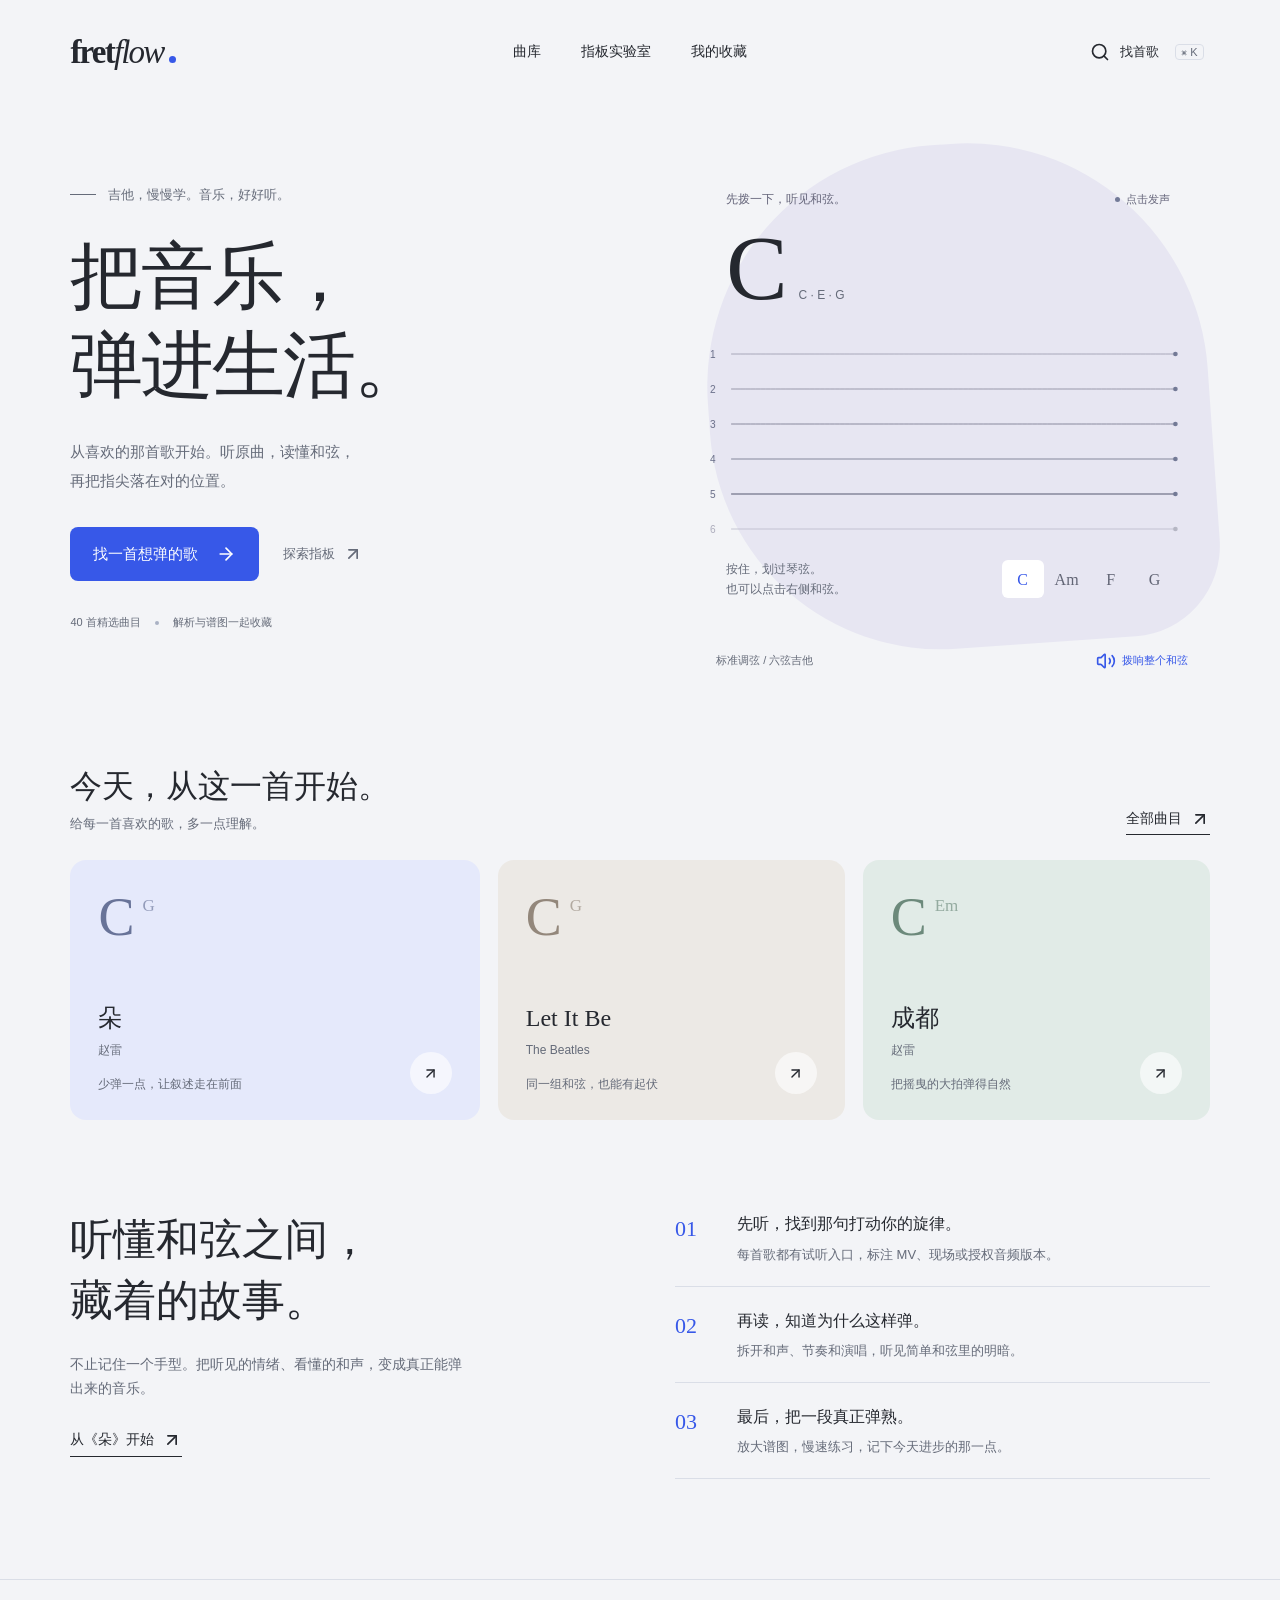
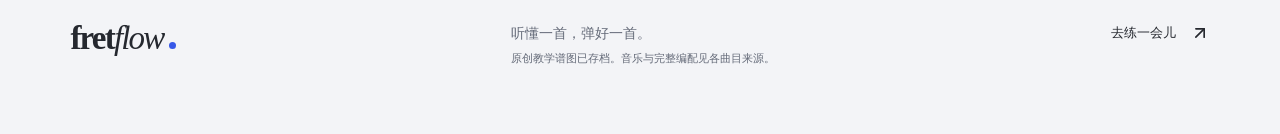
<file: index.html>
<!doctype html>
<html lang="zh-CN"><head>
<meta charset="utf-8"><meta name="viewport" content="width=device-width,initial-scale=1,viewport-fit=cover"><meta name="theme-color" content="#f3f4f7">
<meta name="description" content="40 首歌曲的试听入口、音乐解析、原创谱图与能发声的指板。先听懂，再弹会。">
<title>FretFlow — 把音乐，弹进生活</title><link rel="stylesheet" href="style.css">
<script defer src="vendor/motion.js"></script><script defer src="songs.js"></script><script defer src="app.js"></script>
</head><body>
<a class="skip" href="#main">跳到内容</a><div class="reading-progress" aria-hidden="true"><i id="readingProgress"></i></div>
<header class="site-header"><a class="wordmark" href="#home" aria-label="FretFlow 首页">fret<span>flow</span><i></i></a><nav class="primary-nav" aria-label="主导航"><a href="#library" data-nav="library">曲库</a><a href="lab.html#fretboard"><span class="wide-label">指板实验室</span><span class="short-label">指板</span></a><a href="#saved" data-nav="saved"><span class="wide-label">我的收藏</span><span class="short-label">收藏</span></a></nav><button class="search-trigger icon-label" id="openSearch" aria-label="搜索歌曲"><i class="icon" data-icon="search"></i><span>找首歌</span><kbd>⌘ K</kbd></button></header>
<main id="main" tabindex="-1"></main>
<footer class="site-footer"><a class="wordmark" href="#home">fret<span>flow</span><i></i></a><p>听懂一首，弹好一首。<br><small>原创教学谱图已存档。音乐与完整编配见各曲目来源。</small></p><a href="lab.html#practice">去练一会儿<i class="icon" data-icon="arrow-up-right"></i></a></footer>
<div class="practice-dock" id="practiceDock" hidden><div class="dock-song"><span class="dock-indicator" id="dockIndicator"></span><div><strong id="dockTitle"></strong><small id="dockSubtitle">原创和弦连接练习 · 示意音色</small></div></div><button class="round-button dock-play" id="dockPlay" aria-label="播放和弦练习"><i class="icon" data-icon="play"></i></button><div class="dock-current"><strong id="dockChord">C</strong><small id="dockStep">1 / 4</small></div><label class="tempo-control"><span>练习速度</span><input id="tempo" type="range" min="40" max="120" value="60" aria-label="练习速度 BPM"><output id="tempoValue">60 BPM</output></label><canvas id="audioScope" width="170" height="44" aria-hidden="true"></canvas><button class="icon-button" id="closeDock" aria-label="关闭和弦练习"><i class="icon" data-icon="x"></i></button></div>
<dialog id="searchDialog" class="search-dialog" aria-labelledby="searchTitle"><div class="search-dialog-head"><h2 class="sr-only" id="searchTitle">搜索曲库</h2><i class="icon" data-icon="search"></i><input id="commandInput" placeholder="歌名、歌手，或想练的和弦…" autocomplete="off" aria-label="搜索曲库"><button class="icon-button" data-close="searchDialog" aria-label="关闭搜索"><i class="icon" data-icon="x"></i></button></div><div id="commandResults" class="command-results"></div><p class="search-hint">用上下键选择，Enter 打开，Esc 关闭。</p></dialog>
<dialog id="sheetDialog" class="sheet-dialog" aria-labelledby="sheetDialogTitle"><div class="sheet-dialog-toolbar"><div><strong id="sheetDialogTitle">谱面</strong><small>缩放后可左右、上下移动查看</small></div><div class="sheet-tools"><button class="icon-button" id="zoomOut" aria-label="缩小"><i class="icon" data-icon="minus"></i></button><output id="zoomValue">100%</output><button class="icon-button" id="zoomIn" aria-label="放大"><i class="icon" data-icon="plus"></i></button><button class="icon-button" id="resetZoom" aria-label="适合窗口"><i class="icon" data-icon="maximize-2"></i></button><a class="icon-button" id="sheetDownload" download aria-label="下载谱面"><i class="icon" data-icon="download"></i></a><button class="icon-button" data-close="sheetDialog" aria-label="关闭谱面"><i class="icon" data-icon="x"></i></button></div></div><div class="sheet-viewport" id="sheetViewport"><img id="sheetImage" alt=""></div></dialog>
<div id="toast" class="toast" role="status"></div><noscript><p class="no-js">请开启 JavaScript 使用交互曲库。<a href="content/songs.json">查看曲库资料</a></p></noscript>
</body></html>
</file>
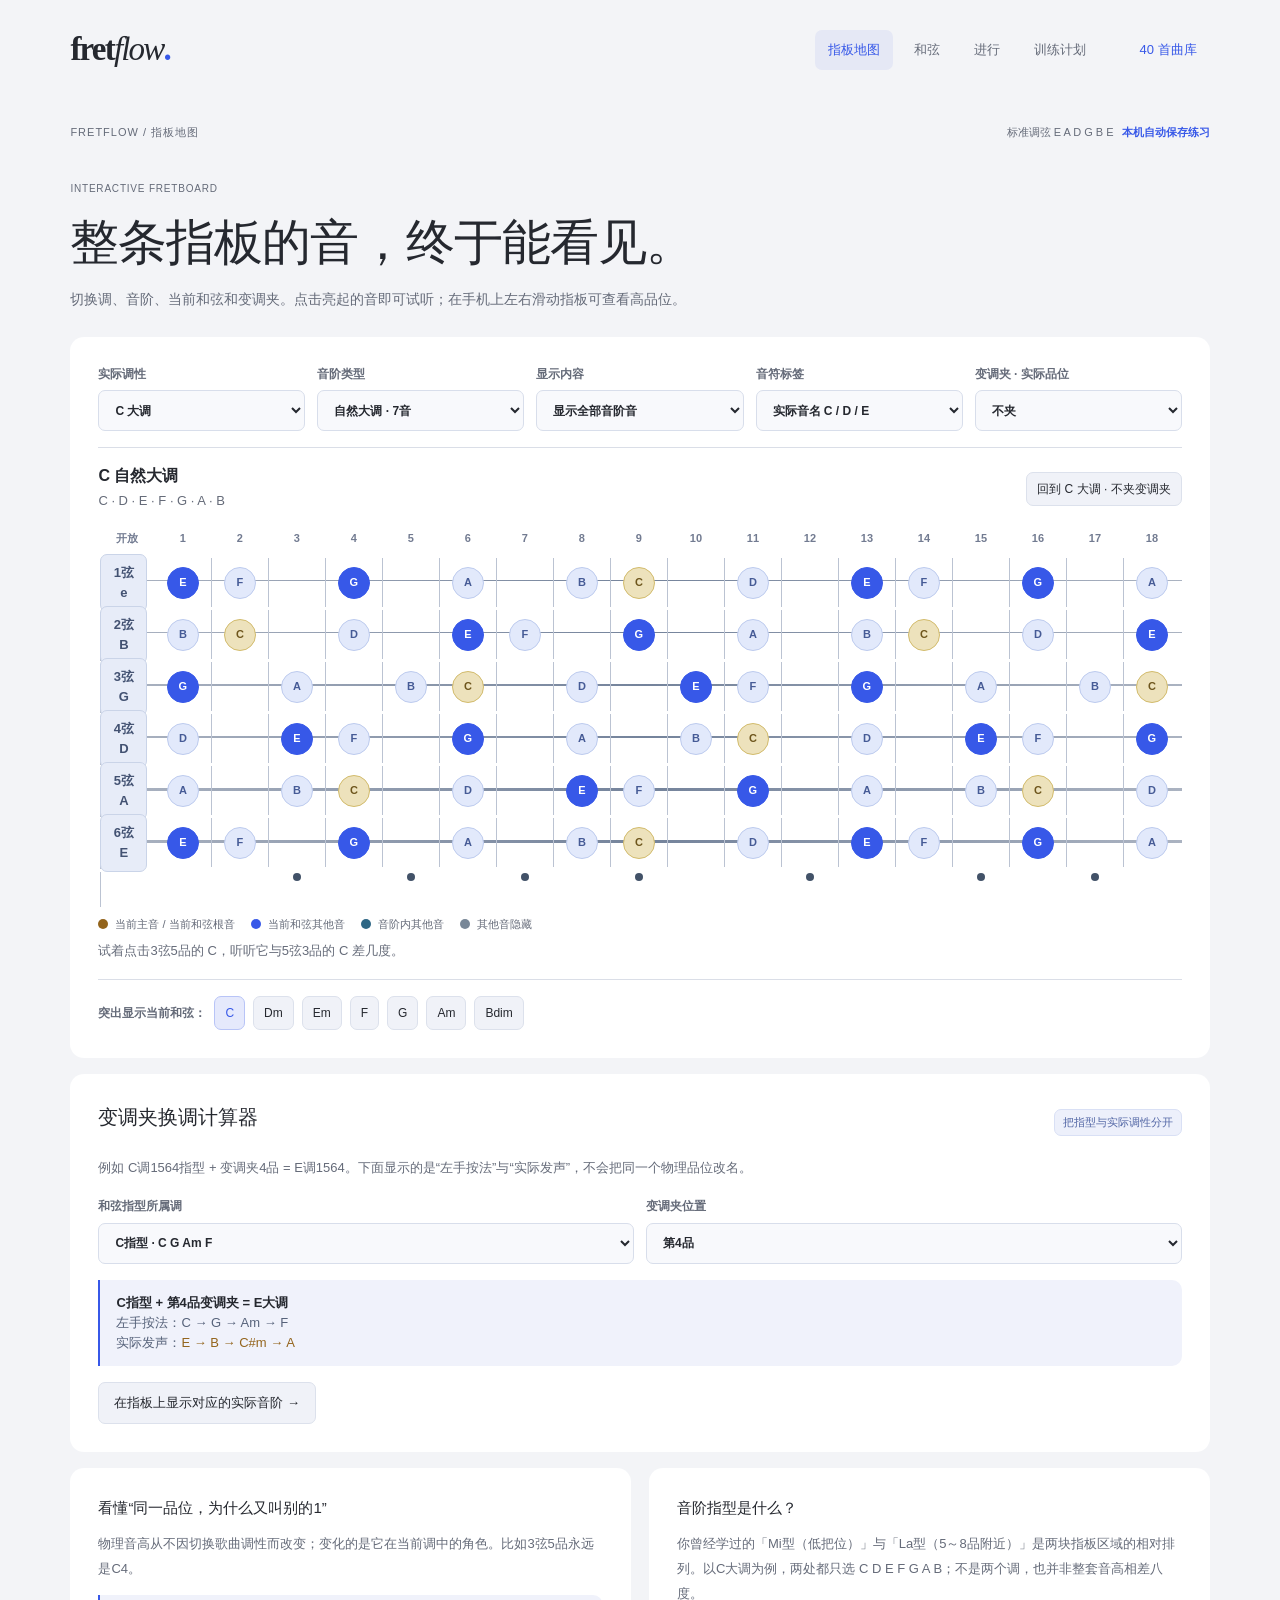
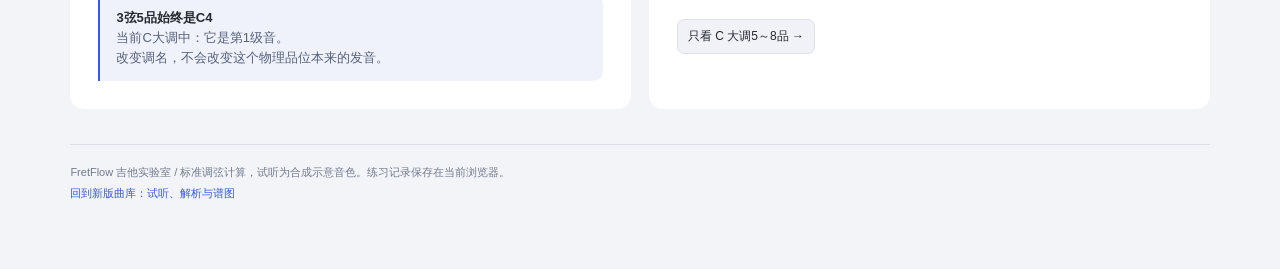
<file: lab.html>
<!doctype html>
<html lang="zh-CN">
<head>
<meta charset="utf-8"/>
<meta name="viewport" content="width=device-width, initial-scale=1, viewport-fit=cover"/>
<meta name="theme-color" content="#0e1521"/>
<meta name="description" content="一个离线可用的吉他音阶、三和弦、指板、变调夹、和弦进行与脱谱练习工具。"/>
<title>FretFlow · 指板实验室</title>
<style>
:root{color-scheme:dark;--bg:#0c111c;--panel:#141d2b;--panel2:#192536;--panel3:#213146;--line:#2c3a4d;--text:#e9f1f7;--muted:#9aabbd;--faint:#64768a;--teal:#4addbe;--gold:#f1c776;--blue:#83affc;--violet:#c3a8ff;--red:#f58b94;--shadow:0 18px 48px rgba(2,8,17,.23);font-family:Inter,"PingFang SC","Microsoft YaHei",system-ui,-apple-system,sans-serif}
*{box-sizing:border-box}html{scroll-behavior:smooth}body{margin:0;background:radial-gradient(ellipse at 75% -20%,#23394b 0,transparent 43%),var(--bg);color:var(--text);line-height:1.55}button,input,select,textarea{font:inherit}button{cursor:pointer}a{color:var(--teal);text-decoration:none}a:hover{text-decoration:underline}button:focus-visible,input:focus-visible,select:focus-visible,textarea:focus-visible,a:focus-visible{outline:2px solid var(--gold);outline-offset:3px}::selection{background:#2e756b;color:#fff}
.app{display:grid;grid-template-columns:246px minmax(0,1fr);min-height:100vh}.side{position:sticky;top:0;height:100vh;display:flex;flex-direction:column;border-right:1px solid var(--line);padding:25px 17px;background:#101827;z-index:20}.brand{display:flex;gap:12px;align-items:center;margin:4px 12px 32px}.brand-icon{width:42px;height:42px;display:grid;place-items:center;background:linear-gradient(145deg,#42daba,#0d886b);border-radius:14px;color:#08251f;font-size:22px;font-weight:900;box-shadow:0 0 30px rgba(58,222,180,.13)}.brand strong{display:block;font-size:18px;letter-spacing:.15px}.brand small{color:var(--muted);font-size:11px;letter-spacing:1.7px}.side-label{color:var(--faint);font-weight:700;font-size:11px;text-transform:uppercase;letter-spacing:2px;padding:0 15px 10px}.nav{display:flex;flex-direction:column;gap:5px}.nav-button{display:flex;align-items:center;gap:12px;border:0;border-radius:12px;color:#acbdcc;background:transparent;padding:13px 14px;text-align:left;font-weight:600;width:100%;font-size:14px;transition:.2s}.nav-button .ico{width:21px;text-align:center;font-size:18px}.nav-button.active,.nav-button:hover{background:#243447;color:var(--teal)}.nav-button.active{box-shadow:inset 3px 0 var(--teal)}.side-bottom{margin-top:auto;border:1px solid #315065;background:#1b2a3b;border-radius:16px;padding:15px}.side-bottom .mini-kicker{color:var(--teal);font-size:11px;font-weight:800;letter-spacing:1.5px}.side-bottom p{font-size:12px;color:var(--muted);margin:8px 0 0}.main{min-width:0;padding:26px clamp(17px,3.8vw,52px) 65px;max-width:1600px;width:100%;margin:auto}.topbar{display:flex;align-items:center;justify-content:space-between;gap:12px;margin-bottom:32px}.crumb{font-size:12px;color:var(--muted);letter-spacing:1px}.top-right{display:flex;gap:8px;align-items:center}.chip{border:1px solid var(--line);padding:7px 11px;border-radius:9px;font-size:12px;color:var(--muted);background:#142031}.chip strong{color:var(--teal)}.view{display:none;animation:up .22s ease}.view.active{display:block}@keyframes up{from{transform:translateY(5px);opacity:.6}to{transform:translateY(0);opacity:1}}.eyebrow{text-transform:uppercase;color:var(--teal);font-weight:750;font-size:11px;letter-spacing:2.4px}.page-head{display:flex;justify-content:space-between;gap:20px;align-items:end;margin-bottom:24px}.page-head h1{font-size:clamp(26px,3vw,37px);letter-spacing:-1px;line-height:1.16;margin:7px 0}.page-head p{color:var(--muted);max-width:800px;margin:10px 0 0;font-size:14px}.panel{background:linear-gradient(145deg,rgba(28,40,56,.98),rgba(17,26,40,.99));border:1px solid var(--line);border-radius:19px;padding:22px;box-shadow:var(--shadow);min-width:0}.panel h2,.panel h3{margin:0 0 10px}.panel h2{font-size:20px}.panel h3{font-size:15px}.subtext{color:var(--muted);font-size:13px}.small{font-size:12px}.micro{font-size:11px;color:var(--faint)}.lead{font-size:15px;color:var(--muted)}.flex{display:flex;align-items:center}.wrap{flex-wrap:wrap}.gap8{gap:8px}.gap12{gap:12px}.gap16{gap:16px}.between{justify-content:space-between}.grid2{display:grid;grid-template-columns:repeat(2,minmax(0,1fr));gap:18px}.grid3{display:grid;grid-template-columns:repeat(3,minmax(0,1fr));gap:18px}.stack{display:grid;gap:18px}.spaced{margin-top:18px}.mt8{margin-top:8px}.mt16{margin-top:16px}.mt24{margin-top:24px}.muted{color:var(--muted)}.accent{color:var(--teal)}.gold{color:var(--gold)}.nowrap{white-space:nowrap}
.btn{background:var(--teal);color:#072a26;border:1px solid transparent;border-radius:11px;padding:10px 15px;font-weight:750;font-size:13px;min-height:41px;transition:.15s}.btn:hover{filter:brightness(1.07);transform:translateY(-1px)}.btn.secondary{background:#253549;color:var(--text);border-color:#354960}.btn.ghost{background:transparent;border-color:#3c5064;color:var(--text)}.btn.tiny{font-size:12px;padding:7px 10px;min-height:32px}.btn.warn{background:#6b373f;color:#ffdadd}.btn:disabled{opacity:.45;cursor:not-allowed;transform:none}.btn.active-button{background:#214b47;color:var(--teal);border-color:#397b6e}.tabs{display:flex;align-items:center;gap:6px;overflow-x:auto;padding:2px 0 6px}.tab{border:1px solid var(--line);background:#192637;border-radius:9px;padding:9px 12px;color:var(--muted);font-size:12px;white-space:nowrap}.tab.on{background:#244942;border-color:#3b8978;color:var(--teal)}label.field{display:grid;gap:7px;color:var(--muted);font-size:12px;font-weight:650}.field input,.field select,.field textarea,.select{width:100%;padding:10px 12px;background:#0e1724;border:1px solid #34465c;border-radius:10px;color:var(--text);min-height:41px;outline:none}.field textarea{min-height:84px;resize:vertical}.field select{cursor:pointer}.toolbar{display:flex;flex-wrap:wrap;gap:12px;align-items:end}.toolbar .field{min-width:140px;flex:1}.tag{display:inline-block;padding:4px 8px;border-radius:7px;color:var(--teal);background:#25433e;border:1px solid #32675e;font-size:11px;font-weight:750}.tag.golden{background:#51402a;color:var(--gold);border-color:#715739}.tag.neutral{background:#26364a;color:#c2d2e2;border-color:#34495c}.line{height:1px;background:var(--line);margin:16px 0}.callout{border-left:3px solid var(--teal);background:#203343;padding:13px 16px;border-radius:0 10px 10px 0;color:#c8d8e7;font-size:13px}.callout strong{color:#f3f7fb}.kbd{background:#263a4d;border:1px solid #46586d;border-radius:6px;padding:2px 6px;color:#d3deeb;font-size:12px}.hero{background:radial-gradient(circle at 88% 2%,rgba(67,221,183,.18),transparent 38%),linear-gradient(126deg,#1c3440,#151e32 80%);padding:34px;border:1px solid #2e5c5b;border-radius:25px;position:relative;overflow:hidden}.hero:after{content:'♩';position:absolute;font-size:250px;right:30px;top:-55px;color:rgba(109,228,196,.06);font-weight:bold;pointer-events:none}.hero h1{font-size:clamp(28px,4.5vw,47px);margin:12px 0;letter-spacing:-1.8px;line-height:1.15;max-width:720px}.hero p{max-width:650px;color:#b4c8d5;font-size:15px;margin:0 0 22px}.stats{display:grid;grid-template-columns:repeat(3,minmax(0,1fr));gap:15px;margin-top:20px}.stat{background:#172538;border:1px solid var(--line);border-radius:16px;padding:19px}.stat b{display:block;font-size:25px;color:var(--teal)}.stat small{color:var(--muted)}.lesson-card{display:flex;align-items:start;gap:13px;padding:16px;background:#1c2c3d;border:1px solid #314457;border-radius:12px;cursor:pointer;text-align:left;width:100%;color:inherit}.lesson-card:hover{border-color:#418778}.lesson-ico{width:40px;height:40px;border-radius:12px;background:#26463f;color:var(--teal);display:grid;place-items:center;font-size:20px;flex:none}.lesson-card strong{font-size:14px}.lesson-card small{display:block;color:var(--muted);font-size:12px;margin-top:3px}.note-grid{display:grid;grid-template-columns:repeat(7,1fr);gap:6px}.note-box{border-radius:9px;background:#25354a;padding:14px 2px;text-align:center;font-weight:750;font-size:17px;border:1px solid #364b61}.note-box small{display:block;color:var(--muted);font-size:11px;margin-top:5px}.note-box.root{background:#66512f;color:#ffe6ac;border-color:#a17b3e}
/* fretboard */
.fret-scroll{overflow-x:auto;padding:10px 2px 18px;scrollbar-color:#415267 transparent}.fretboard{width:1092px;max-width:none;position:relative;margin:auto;--col:57px;--zero:54px}.fret-ruler,.string-row{display:grid;grid-template-columns:var(--zero) repeat(18,var(--col));align-items:center}.fret-ruler{height:30px}.fret-number{text-align:center;color:var(--faint);font-size:11px;font-weight:750}.string-row{height:52px;position:relative}.string-row:before{content:"";position:absolute;left:0;right:0;top:50%;height:1px;background:linear-gradient(90deg,#62778c,#a9bdc7,#62778c);z-index:0}.string-row:nth-child(n+4):before{height:2px}.string-row:nth-child(n+6):before{height:3px}.string-name{position:relative;z-index:2;text-align:center;font-size:13px;background:#192d3d;color:#d7e4ed;border:1px solid #365166;padding:8px;border-radius:7px;margin-right:7px;font-weight:750}.fret-cell{display:grid;place-items:center;height:49px;position:relative;z-index:1;min-width:0}.fret-cell:not(.open-cell):before{content:"";width:1px;height:49px;position:absolute;left:0;top:0;background:#4a5868}.fret-cell.capo-cell:after{content:"";position:absolute;left:-3px;top:-4px;width:7px;height:57px;background:linear-gradient(#ffe0a1,#b48b45);border-radius:5px;z-index:-1}.fret-note{border:1px solid transparent;width:32px;height:32px;border-radius:50%;font-weight:800;font-size:11px;display:grid;place-items:center;background:#2d4055;color:#ced9e4;cursor:pointer;transition:transform .1s;position:relative;z-index:3;padding:0}.fret-note:hover{transform:scale(1.17);border-color:#fff}.fret-note.scale{background:#2c5571;color:#dcf5fc;border-color:#407895}.fret-note.root{background:var(--gold);color:#22231a;border-color:#fff0c4}.fret-note.chord{background:#36baa0;color:#082e29;border-color:#98ead5}.fret-note.chord-root{background:var(--gold);color:#25221c;border-color:#fff0c4}.fret-note.off{opacity:0;pointer-events:none}.fret-note.before-capo{opacity:.12;pointer-events:none}.fret-dotline{display:grid;grid-template-columns:var(--zero) repeat(18,var(--col));height:23px}.marker{display:grid;place-items:center;font-size:15px;color:#6f8395}.marker-mark{background:#425268;border-radius:50%;width:8px;height:8px}.legend-item{display:inline-flex;align-items:center;gap:7px;color:var(--muted);font-size:11px}.dot{width:10px;height:10px;border-radius:50%;display:inline-block}.legend{display:flex;flex-wrap:wrap;gap:16px;align-items:center;margin-top:9px}.fret-info{margin-top:8px;color:var(--muted);font-size:13px;min-height:22px}.fret-info strong{color:var(--text)}
/* chord diagrams */
.chord-display{display:grid;grid-template-columns:minmax(0,1fr) minmax(260px,1fr);gap:18px}.tones{display:flex;gap:8px;flex-wrap:wrap}.tone{padding:13px 17px;border-radius:10px;background:#25443f;border:1px solid #3e8274;color:#bbf9e7;text-align:center;min-width:70px}.tone b{display:block;font-size:21px}.tone small{font-size:10px;color:#b3dacf}.diagram-card{background:#101b2c;border-radius:15px;border:1px solid #2d4358;padding:15px;text-align:center}.diagram-card svg{max-width:100%;height:auto}.shape-list{display:flex;gap:9px;flex-wrap:wrap;margin:12px 0}.shape-choice{padding:9px 11px;border-radius:9px;background:#223448;border:1px solid #3b5166;color:var(--text);font-size:12px}.shape-choice.active{border-color:var(--teal);color:var(--teal);background:#20443f}.selected-label{font-weight:750;color:var(--gold)}.roman-grid{display:grid;grid-template-columns:repeat(7,minmax(0,1fr));gap:8px}.roman-chord{border:1px solid #33495b;background:#1d2b3a;border-radius:12px;padding:12px 3px;color:var(--text);display:grid;place-items:center;gap:5px}.roman-chord.active{border-color:var(--teal);background:#21443e}.roman-chord strong{font-size:17px}.roman-chord small{color:var(--muted);font-size:10px}.roman-chord.active strong{color:var(--teal)}
/* progressions and song cards */
.progression-list{display:grid;grid-template-columns:repeat(auto-fit,minmax(196px,1fr));gap:11px}.progression-card{border:1px solid #34485c;border-radius:14px;background:#1c2b3c;color:var(--text);padding:15px;text-align:left;min-height:125px}.progression-card:hover,.progression-card.active{border-color:#51bba5;background:#1f423c}.progression-card b{font-size:21px;letter-spacing:.4px}.progression-card small{display:block;color:var(--muted);font-size:12px;margin-top:4px}.progression-card span{color:var(--gold);font-size:11px}.progression-bar{display:flex;flex-wrap:wrap;gap:10px}.bar-chord{flex:1 1 92px;min-width:86px;max-width:160px;text-align:center;background:#213248;border:1px solid #3c5568;border-radius:13px;padding:17px 9px;color:var(--text);position:relative}.bar-chord strong{font-size:24px;display:block}.bar-chord small{color:var(--muted)}.bar-chord.playing{background:#306a5f;border-color:#76e5c6;box-shadow:0 0 22px rgba(68,211,171,.19)}.bar-chord.selected{border-color:var(--gold);box-shadow:inset 0 0 0 1px #a9874c}.song-list{display:grid;grid-template-columns:repeat(auto-fit,minmax(230px,1fr));gap:13px}.song-card{background:#1c2b3a;border:1px solid #34495a;border-radius:14px;padding:18px;display:flex;flex-direction:column;gap:11px}.song-card:hover{border-color:#51857e}.song-card h3{font-size:17px;margin:0}.song-card .song-artist{color:var(--muted);font-size:12px}.song-card .song-prog{font-size:13px;color:#e4c890}.song-card .song-detail{font-size:12px;color:var(--muted);flex:1}.song-card .btn{width:100%}.song-toolbar{display:flex;gap:10px;align-items:end;margin-bottom:17px;flex-wrap:wrap}.song-toolbar .field{flex:1 1 210px}.song-toolbar input{width:100%}.drawer-overlay{position:fixed;inset:0;background:rgba(1,6,11,.74);z-index:30;display:none;align-items:center;justify-content:center;padding:16px}.drawer-overlay.on{display:flex}.modal{width:min(650px,100%);max-height:min(88vh,900px);overflow-y:auto;border:1px solid #54746e;background:#152233;border-radius:22px;padding:27px;box-shadow:0 28px 100px #0009}.modal h2{font-size:26px;margin:4px 0}.modal a.external{display:inline-flex;align-items:center;gap:7px;background:#2a5f53;color:#caffee;padding:12px 15px;border-radius:11px;font-weight:800}.modal .section{border:1px solid #394e60;border-radius:11px;padding:12px;margin:9px 0}.modal .section code{color:var(--gold);font-size:14px}.close{background:transparent;border:1px solid #53677c;color:#dbe8ef;border-radius:9px;padding:5px 11px;font-size:20px}.form-line{display:grid;grid-template-columns:repeat(2,minmax(0,1fr));gap:12px}
/* plan */
.day-buttons{display:flex;flex-wrap:wrap;gap:8px}.day-btn{padding:9px 13px;color:var(--muted);background:#203249;border:1px solid #364d62;border-radius:9px}.day-btn.active{color:var(--teal);border-color:var(--teal);background:#24463f}.task{display:flex;gap:12px;align-items:flex-start;border:1px solid var(--line);background:#1b2b3b;border-radius:11px;padding:14px;margin:9px 0;cursor:pointer}.task input{appearance:none;border:2px solid #698395;background:transparent;width:20px;height:20px;border-radius:6px;flex:none;margin:2px 0}.task input:checked{background:var(--teal);border-color:var(--teal)}.task input:checked:before{content:'✓';display:block;text-align:center;color:#08291f;line-height:16px;font-weight:900}.task.done .task-title{text-decoration:line-through;color:var(--muted)}.task-title{font-weight:700}.task-desc{color:var(--muted);font-size:12px;margin-top:2px}.progress-track{background:#263a4b;border-radius:12px;height:10px;overflow:hidden}.progress-fill{background:linear-gradient(90deg,#299d86,#73e4bf);height:100%;transition:width .25s}.quiz-options{display:grid;grid-template-columns:repeat(4,1fr);gap:10px}.quiz-option{border:1px solid #4a647a;border-radius:12px;background:#233547;padding:16px 7px;color:var(--text);font-size:18px;font-weight:700}.quiz-option:hover{border-color:var(--teal)}.quiz-option.correct{border-color:var(--teal);background:#245548}.quiz-option.incorrect{border-color:var(--red);background:#5c303b}.quiz-feedback{min-height:24px;color:var(--muted);font-size:13px}.footer{margin-top:35px;border-top:1px solid var(--line);padding-top:17px;color:var(--faint);font-size:11px;line-height:1.8}.mobile-nav{display:none}.toast{position:fixed;bottom:20px;right:20px;background:#235648;border:1px solid #4fb49e;color:#e7fff6;padding:12px 17px;border-radius:12px;z-index:50;opacity:0;pointer-events:none;transform:translateY(5px);transition:.2s}.toast.on{opacity:1;transform:translateY(0)}
@media(max-width:1070px){.app{grid-template-columns:72px minmax(0,1fr)}.side{padding:23px 9px}.brand{justify-content:center;margin:0 0 29px}.brand strong,.brand small,.side-label,.nav-button .nav-text,.side-bottom{display:none}.nav-button{justify-content:center;padding:13px}.nav-button .ico{font-size:22px}.grid3{grid-template-columns:repeat(2,minmax(0,1fr))}}
@media(max-width:720px){.app{display:block}.side{display:none}.main{padding:22px 14px 102px}.topbar{margin-bottom:19px}.top-right .chip:nth-child(2){display:none}.hero{padding:25px 22px}.hero:after{right:-50px;top:5px}.hero p{font-size:13px}.panel{padding:16px;border-radius:16px}.page-head{align-items:start}.page-head h1{font-size:27px}.grid2,.grid3,.chord-display{grid-template-columns:1fr}.stats{gap:8px}.stat{padding:13px}.stat b{font-size:21px}.stat small{font-size:11px}.roman-grid{grid-template-columns:repeat(4,1fr)}.note-grid{gap:3px}.note-box{font-size:14px;padding:12px 0}.note-box small{font-size:9px}.toolbar .field{min-width:110px}.mobile-nav{display:flex;position:fixed;bottom:0;left:0;right:0;z-index:25;background:#101a29;border-top:1px solid #32465b;padding:7px 4px max(9px,env(safe-area-inset-bottom));justify-content:space-around;box-shadow:0 -15px 40px #0005}.mobile-nav button{border:0;background:transparent;color:var(--muted);font-size:10px;display:grid;justify-items:center;gap:3px;min-width:52px}.mobile-nav button b{font-size:20px;font-weight:normal}.mobile-nav button.active{color:var(--teal)}.modal{padding:18px;max-height:84vh}.form-line{grid-template-columns:1fr}.progression-card{min-height:109px}.song-list{grid-template-columns:1fr}}
@media(prefers-reduced-motion:reduce){*,*:before,*:after{animation:none!important;transition:none!important;scroll-behavior:auto!important}}
</style>
<link rel="stylesheet" href="lab.css"></head>
<body><header class="lab-header"><a class="lab-logo" href="index.html">fret<i>flow</i><b>.</b></a><nav aria-label="吉他实验室导航"><button data-go="fretboard">指板地图</button><button data-go="chords">和弦</button><button data-go="progressions">进行</button><button data-go="practice">训练计划</button><a href="index.html#library">40 首曲库</a></nav></header>
<div class="app">
  <aside class="side">
    <div class="brand"><div class="brand-icon">♪</div><div><strong>FretFlow</strong><small>吉他自由练习室</small></div></div>
    <div class="side-label">LEARN & PLAY</div>
    <nav class="nav" id="sideNav">
      <button class="nav-button active" data-go="home"><span class="ico">⌂</span><span class="nav-text">学习首页</span></button>
      <button class="nav-button" data-go="fretboard"><span class="ico">▦</span><span class="nav-text">指板地图</span></button>
      <button class="nav-button" data-go="chords"><span class="ico">◈</span><span class="nav-text">和弦实验室</span></button>
      <button class="nav-button" data-go="progressions"><span class="ico">≋</span><span class="nav-text">经典和弦进行</span></button>
      <button class="nav-button" data-go="songs"><span class="ico">♫</span><span class="nav-text">歌曲曲库</span></button>
      <button class="nav-button" data-go="practice"><span class="ico">◎</span><span class="nav-text">训练计划</span></button>
    </nav>
    <div class="side-bottom"><div class="mini-kicker">CORE IDEA</div><p>音名固定 · 调决定级数<br/>和弦是音阶中的音<br/>Solo 围绕当前和弦的 1/3/5</p></div>
  </aside>
  <main class="main">
    <div class="topbar"><span class="crumb">FRETFLOW / <span id="crumb">学习首页</span></span><div class="top-right"><span class="chip">标准调弦 E A D G B E</span><span class="chip"><strong>本机自动保存练习</strong></span></div></div>
    <section id="home" class="view active">
      <div class="hero">
        <span class="eyebrow">FROM CHORDS TO FREEDOM</span>
        <h1>不再只是看谱弹。<br/><span style="color:var(--teal)">看懂整条指板，开始自由即兴。</span></h1>
        <p>专为你当前的学习阶段制作：围绕 C 大调的 1564 / 1645，打通开放和弦、三和弦转位、5～8 品音阶、变调夹与 Solo 落脚音。</p>
        <div class="flex wrap gap8"><button class="btn" data-go="fretboard">开始探索指板 →</button><button class="btn secondary" data-go="practice">打开今天的训练</button></div>
      </div>
      <div class="stats"><div class="stat"><b>8</b><small>种经典和弦进行</small></div><div class="stat"><b>18</b><small>品可交互指板</small></div><div class="stat"><b id="homeDone">0 / 0</b><small>当前训练任务</small></div></div>
      <div class="grid2 mt24">
        <div class="panel"><h2>先搞懂这三个关系</h2><div class="stack mt16">
          <button class="lesson-card" data-go="chords"><span class="lesson-ico">①</span><span><strong>三和弦 = 三个不同音名</strong><small>C和弦是 C–E–G，开放C可以重复这些音，并不矛盾。</small></span></button>
          <button class="lesson-card" data-go="fretboard"><span class="lesson-ico">②</span><span><strong>音阶 = 一整套旋律材料</strong><small>C大调的7个音，不会因为换到5～8品就变调。</small></span></button>
          <button class="lesson-card" data-go="progressions"><span class="lesson-ico">③</span><span><strong>Solo = 根据和弦组织旋律</strong><small>先把当前和弦135当落脚音，再添加其他音和节奏。</small></span></button>
        </div></div>
        <div class="panel"><div class="flex between wrap gap8"><h2>今天的记忆锚点</h2><span class="tag">C大调 · 1645</span></div><p class="subtext">你先只记住这一组，不必一次背12个调。</p>
          <div class="note-grid mt16" id="homeNotes"></div>
          <div class="line"></div><div class="flex wrap gap8"><span class="tag golden">C = C E G</span><span class="tag golden">Am = A C E</span><span class="tag golden">F = F A C</span><span class="tag golden">G = G B D</span></div>
          <p class="subtext mt16">重点不是把这些字母背得飞快，而是能在指板上找到它们，然后弹出能唱出来的短乐句。</p>
          <button class="btn ghost" data-go="chords">查看这些音在指板上的位置 →</button>
        </div>
      </div>
      <div class="panel mt24"><h2>一个原则，避免越学越乱</h2><div class="grid3 mt16"><div class="callout"><strong>音名固定</strong><br/>标准调弦时，3弦5品永远是C4。</div><div class="callout"><strong>级数会变</strong><br/>C在C大调里是1，在F大调里是5。</div><div class="callout"><strong>指型可移动</strong><br/>变调夹或移位，让同一套相对指法听起来换调。</div></div></div>
    </section>

    <section id="fretboard" class="view">
      <div class="page-head"><div><span class="eyebrow">INTERACTIVE FRETBOARD</span><h1>整条指板的音，终于能看见。</h1><p>切换调、音阶、当前和弦和变调夹。点击亮起的音即可试听；在手机上左右滑动指板可查看高品位。</p></div></div>
      <div class="panel">
        <div class="toolbar">
          <label class="field">实际调性<select id="fbKey"></select></label>
          <label class="field">音阶类型<select id="fbScale"><option value="major">自然大调 · 7音</option><option value="minor">自然小调 · 7音</option><option value="majorPenta">大调五声音阶</option><option value="minorPenta">小调五声音阶</option></select></label>
          <label class="field">显示内容<select id="fbShow"><option value="all">显示全部音阶音</option><option value="chord">仅显示当前和弦音</option><option value="roots">仅显示根音 / 主音</option></select></label>
          <label class="field">音符标签<select id="fbLabel"><option value="notes">实际音名 C / D / E</option><option value="degrees">相对主音级数 1 / 2 / 3</option></select></label>
          <label class="field">变调夹 · 实际品位<select id="fbCapo"></select></label>
        </div>
        <div class="line"></div>
        <div class="flex wrap gap8 between"><div><strong id="fbScaleTitle">C 大调音阶</strong><div class="subtext" id="fbScaleText">C D E F G A B</div></div><button class="btn secondary tiny" id="fbReset">回到 C 大调 · 不夹变调夹</button></div>
        <div class="fret-scroll"><div class="fretboard" id="fretboardEl" aria-label="可点击的六弦吉他指板"></div></div>
        <div class="legend"><span class="legend-item"><i class="dot" style="background:var(--gold)"></i>当前主音 / 当前和弦根音</span><span class="legend-item"><i class="dot" style="background:var(--teal)"></i>当前和弦其他音</span><span class="legend-item"><i class="dot" style="background:#2e6785"></i>音阶内其他音</span><span class="legend-item"><i class="dot" style="background:#788797"></i>其他音隐藏</span></div>
        <div class="fret-info" id="fretInfo">试着点击3弦5品的 C，听听它与5弦3品的 C 差几度。</div>
        <div class="line"></div>
        <div class="flex wrap gap8" id="fbChordButtons"></div>
      </div>
      <div class="panel mt16"><div class="flex between wrap gap8"><h2>变调夹换调计算器</h2><span class="tag golden">把指型与实际调性分开</span></div>
        <p class="subtext">例如 C调1564指型 + 变调夹4品 = E调1564。下面显示的是“左手按法”与“实际发声”，不会把同一个物理品位改名。</p>
        <div class="toolbar mt16"><label class="field">和弦指型所属调<select id="shapeKey"><option value="C">C指型 · C G Am F</option><option value="G">G指型 · G D Em C</option><option value="D">D指型 · D A Bm G</option><option value="A">A指型 · A E F#m D</option><option value="E">E指型 · E B C#m A</option></select></label>
          <label class="field">变调夹位置<select id="shapeCapo"></select></label></div>
        <div class="callout mt16" id="capoResult"></div><button class="btn secondary mt16" id="shapeToFret">在指板上显示对应的实际音阶 →</button>
      </div>
      <div class="grid2 mt16"><div class="panel"><h3>看懂“同一品位，为什么又叫别的1”</h3><p class="subtext">物理音高从不因切换歌曲调性而改变；变化的是它在当前调中的角色。比如3弦5品永远是C4。</p><div class="callout" id="fbRoleExample"></div></div><div class="panel"><h3>音阶指型是什么？</h3><p class="subtext">你曾经学过的「Mi型（低把位）」与「La型（5～8品附近）」是两块指板区域的相对排列。以C大调为例，两处都只选 C D E F G A B；不是两个调，也并非整套音高相差八度。</p><button class="btn secondary tiny" id="fbGoZone">只看 C 大调5～8品 →</button></div></div>
    </section>

    <section id="chords" class="view">
      <div class="page-head"><div><span class="eyebrow">CHORD EXPLORER</span><h1>同一个和弦，能在不同位置弹。</h1><p>先学会一个调的七个自然三和弦，再对比开放和弦与高音三根弦上的三和弦。三和弦不要求必须在高把位。</p></div></div>
      <div class="panel"><div class="toolbar"><label class="field" style="max-width:220px">和声所属大调<select id="chordKey"></select></label><div class="subtext">先使用 C 调；切换调性后会自动生成该调的七个自然三和弦。</div></div><div class="roman-grid mt16" id="romanGrid"></div></div>
      <div class="chord-display mt16">
        <div class="panel"><div class="flex between wrap gap8"><h2 id="chordTitle">C大三和弦</h2><span class="tag neutral" id="chordQuality">大三和弦</span></div><p class="subtext" id="chordTheory"></p><div class="tones mt16" id="chordTones"></div><div class="line"></div><h3>开放指法（如有常见指型）</h3><div id="openChordVisual"></div><p class="subtext small">开放和弦也可以是三和弦：即使弹响5、6根弦，里面的音名仍可能只有3种，只是重复了不同八度。</p></div>
        <div class="panel"><div class="flex between wrap gap8"><h2>高音三弦上的三和弦</h2><span class="tag">3 / 2 / 1弦</span></div><p class="subtext">选择不同转位，会发现组成音相同，但低音、音区、排列改变。</p><div class="shape-list" id="triadChoices"></div><div class="diagram-card" id="triadDiagram"></div><p class="subtext" id="triadExplain"></p></div>
      </div>
      <div class="panel mt16"><h2>把和弦变成Solo</h2><p class="subtext">拿C举例：高音三和弦 <span class="kbd">3弦5品 C</span>、<span class="kbd">2弦5品 E</span>、<span class="kbd">1弦3品 G</span> 同时弹是伴奏；拆开弹再加入D、F、A、B，就变成了旋律素材。选中一个和弦后，去指板页点“仅显示当前和弦音”，会看到它的落脚音。</p><button class="btn" id="chordGoFret">在指板地图里高亮当前和弦 →</button></div>
    </section>

    <section id="progressions" class="view">
      <div class="page-head"><div><span class="eyebrow">HARMONY PRACTICE</span><h1>一个走向，练熟一批歌。</h1><p>按级数记忆：1564是 I–V–vi–IV；1645是 I–vi–IV–V。更换调性，具体和弦自动跟着变。</p></div></div>
      <div class="panel"><div class="progression-list" id="progressionList"></div></div>
      <div class="panel mt16"><div class="flex between wrap gap8"><div><h2 id="progTitle">1564 · 流行万能四和弦</h2><p class="subtext" id="progHint"></p></div><label class="field" style="min-width:175px">练习调性<select id="progKey"></select></label></div>
        <div class="progression-bar mt16" id="progressionBars"></div><div class="flex wrap gap8 mt16"><button class="btn" id="playProgression">▶ 循环试听</button><button class="btn secondary" id="stopProgression">■ 停止</button><label class="field" style="max-width:165px">练习速度 BPM<input id="bpm" type="number" min="45" max="180" value="76"/></label><span class="subtext">每个和弦默认4拍 · 合成器示意音色</span></div><div class="line"></div>
        <div class="callout" id="progressionCoach"></div>
      </div>
      <div class="panel mt16"><div class="flex between wrap gap8"><h2>这组进行可以练哪些歌？</h2><button class="btn secondary tiny" id="progAllSongs">打开完整曲库 →</button></div><div class="song-list mt16" id="progressionSongList"></div></div>
    </section>

    <section id="songs" class="view">
      <div class="page-head"><div><span class="eyebrow">REPERTOIRE LIBRARY</span><h1>我以前添加的歌曲。</h1><p>这是旧版自选歌曲管理，保留原有本机收藏。新版 40 首曲库含试听、解析与谱图，请点击顶部“40 首曲库”。</p></div></div>
      <div class="panel"><div class="song-toolbar"><label class="field">查找歌曲<input id="songSearch" placeholder="例如 Someone Like You / Stand By Me"/></label><label class="field">筛选和弦进行<select id="songFilter"><option value="all">所有进行</option></select></label><button class="btn secondary" id="showAddSong">＋ 加入我的歌曲</button></div><div class="song-list" id="allSongList"></div></div>
      <div class="panel mt16"><h3>关于“完整谱”</h3><p class="subtext">本站自带的是原创教学图、可移调练习和简化和弦进行；他人歌曲的完整歌词与受版权保护的六线谱不直接复制。歌曲详情中保留指向曲谱提供方的原始链接，联网后点击查看；离线时指板、训练、自己添加的笔记仍然可以使用。</p></div>
    </section>

    <section id="practice" class="view">
      <div class="page-head"><div><span class="eyebrow">DAILY PRACTICE</span><h1>每天练一点，但真正记住。</h1><p>第一周只围绕C大调的1645 / 1564，在开放和弦、三和弦、音阶与Solo之间反复建立联系。完成状态保存在当前浏览器。</p></div></div>
      <div class="panel"><div class="day-buttons" id="dayButtons"></div><div class="flex between wrap gap8 mt16"><div><h2 id="dayTitle">Day 1</h2><p class="subtext" id="dayDescription"></p></div><span class="tag golden" id="dayProgressText">0 / 0</span></div><div class="progress-track mt16"><div class="progress-fill" id="taskProgress" style="width:0"></div></div><div id="taskList" class="mt16"></div></div>
      <div class="grid2 mt16"><div class="panel"><h2>135快速问答</h2><p class="subtext">不靠死记手型：问你和弦的某个构成音是什么，你答出来后再去指板验证。</p><div class="callout mt16" id="quizQuestion">准备开始</div><div class="quiz-options mt16" id="quizOptions"></div><div class="quiz-feedback mt16" id="quizFeedback"></div><div class="flex gap8"><button class="btn secondary" id="newQuestion">换一题 →</button><span class="subtext" id="quizScore"></span></div></div>
        <div class="panel"><h2>练习日志</h2><p class="subtext">随手记下今天弹不出来的和弦、找到的根音、编出来的Solo。自动保存在本机。</p><label class="field mt16">我的练习笔记<textarea id="practiceNotes" placeholder="例如：C → Am可以保持E不动；F和弦3弦5品是五音……"></textarea></label><div class="flex between wrap gap8 mt16"><span class="micro">输入后自动保存，不上传服务器</span><button class="btn ghost tiny" id="exportNotes">导出我的练习记录</button></div></div></div>
    </section>
    <footer class="footer">FretFlow 吉他实验室 / 标准调弦计算，试听为合成示意音色。练习记录保存在当前浏览器。<br><a href="index.html#library">回到新版曲库：试听、解析与谱图</a></footer>
  </main>
</div>
<nav class="mobile-nav" id="mobileNav">
  <button data-go="home" class="active"><b>⌂</b>首页</button><button data-go="fretboard"><b>▦</b>指板</button><button data-go="chords"><b>◈</b>和弦</button><button data-go="progressions"><b>≋</b>进行</button><button data-go="songs"><b>♫</b>歌曲</button><button data-go="practice"><b>◎</b>训练</button>
</nav>
<div class="drawer-overlay" id="songOverlay" role="dialog" aria-modal="true" aria-labelledby="modalTitle"><div class="modal" id="modalContent"></div></div>
<div class="drawer-overlay" id="addOverlay" role="dialog" aria-modal="true" aria-labelledby="addTitle"><div class="modal"><div class="flex between"><h2 id="addTitle">添加我的歌曲</h2><button class="close" id="closeAdd" aria-label="关闭">×</button></div><p class="subtext">用于收藏你自己的歌名、练习级数、曲谱链接和备注。只储存在当前浏览器。</p><form id="songForm"><div class="form-line mt16"><label class="field">歌曲名称<input name="title" required maxlength="80" placeholder="例如：朵"/></label><label class="field">歌手<input name="artist" maxlength="60" placeholder="赵雷"/></label><label class="field">对应练习进行<select name="prog" id="customProg"></select></label><label class="field">曲谱网址（可留空）<input name="url" placeholder="https://..." type="url"/></label></div><label class="field mt16">我的笔记<textarea name="notes" maxlength="300" placeholder="例如：副歌近似1564；已练会前奏……"></textarea></label><div class="flex gap8 mt16"><button class="btn" type="submit">保存到我的曲库</button><button class="btn secondary" id="cancelAdd" type="button">取消</button></div></form></div></div>
<div class="toast" id="toast" role="status"></div>
<script>
'use strict';
// 自包含离线教学网站：除外部曲谱链接外，不请求任何网络资源。
const KEYS={C:['C','D','E','F','G','A','B'],Db:['Db','Eb','F','Gb','Ab','Bb','C'],D:['D','E','F#','G','A','B','C#'],Eb:['Eb','F','G','Ab','Bb','C','D'],E:['E','F#','G#','A','B','C#','D#'],F:['F','G','A','Bb','C','D','E'],'F#':['F#','G#','A#','B','C#','D#','E#'],G:['G','A','B','C','D','E','F#'],Ab:['Ab','Bb','C','Db','Eb','F','G'],A:['A','B','C#','D','E','F#','G#'],Bb:['Bb','C','D','Eb','F','G','A'],B:['B','C#','D#','E','F#','G#','A#']};
const PC={'C':0,'C#':1,'Db':1,'D':2,'D#':3,'Eb':3,'E':4,'E#':5,'F':5,'F#':6,'Gb':6,'G':7,'G#':8,'Ab':8,'A':9,'A#':10,'Bb':10,'B':11};
const CHROMATIC_SHARP=['C','C#','D','D#','E','F','F#','G','G#','A','A#','B'],CHROMATIC_FLAT=['C','Db','D','Eb','E','F','Gb','G','Ab','A','Bb','B'];
const DEGREES=['1','2','3','4','5','6','7'],QUALITIES=['','m','m','','','m','dim'],ROMANS=['I','ii','iii','IV','V','vi','vii°'];
const SCALE_TYPES={major:{name:'自然大调',offsets:[0,2,4,5,7,9,11],degrees:['1','2','3','4','5','6','7']},minor:{name:'自然小调',offsets:[0,2,3,5,7,8,10],degrees:['1','2','♭3','4','5','♭6','♭7']},majorPenta:{name:'大调五声音阶',offsets:[0,2,4,7,9],degrees:['1','2','3','5','6']},minorPenta:{name:'小调五声音阶',offsets:[0,3,5,7,10],degrees:['1','♭3','4','5','♭7']}};
const STRINGS=[{label:'1弦 e',midi:64},{label:'2弦 B',midi:59},{label:'3弦 G',midi:55},{label:'4弦 D',midi:50},{label:'5弦 A',midi:45},{label:'6弦 E',midi:40}];
const OPEN_SHAPES={C:'x32010',G:'320003',Am:'x02210',F:'133211',Em:'022000',Dm:'xx0231',D:'xx0232',A:'x02220',E:'022100',Bm:'x24432',B:'x24442','F#m':'244222','C#m':'x46654',Bb:'x13331','Gm':'355333','F#':'244322',Db:'x46664',Eb:'x68886',Ab:'466544'};
const PROGS=[
{id:'1564',name:'流行四和弦',steps:[1,5,6,4],mood:'稳定 · 抒情 · 广泛适用',tip:'每个和弦4拍。先在1、5、6、4每个和弦的1/3/5里选一个落脚音。'},
{id:'1645',name:'50年代经典进行',steps:[1,6,4,5],mood:'怀旧 · 流动 · 适合弹唱',tip:'你近期重点练习的C–Am–F–G。留意C和Am共有C、E，F和Am共有A、C。'},
{id:'1625',name:'传统抒情 / Doo-wop变体',steps:[1,6,2,5],mood:'怀旧 · 柔和终止',tip:'与1645相似，但把IV（F）换成ii（Dm）。C大调是C–Am–Dm–G；爵士和老歌常改成C–Am7–Dm7–G7。'},
{id:'6415',name:'小调起始的流行循环',steps:[6,4,1,5],mood:'有张力 · 情绪递进',tip:'这里的数字以相对大调记。实际歌曲可能以vi小和弦为调性中心；例如Em–C–G–D可以听成E小调的i–VI–III–VII。'},
{id:'6154',name:'vi–I–V–IV',steps:[6,1,5,4],mood:'推动 · 明亮与忧郁交错',tip:'以Am–C–G–F为例，用共同音连接不同和弦，先弹长音，再练有节奏的短句。'},
{id:'4536251',name:'华语抒情链条',steps:[4,5,3,6,2,5,1],mood:'细腻 · 起伏 · 强烈终止',tip:'C调里是F–G–Em–Am–Dm–G–C；更适合用来训练级数思维和和弦功能。'},
{id:'15634145',name:'卡农进行（常见变体）',steps:[1,5,6,3,4,1,4,5],mood:'古典感 · 循环铺陈',tip:'D调为D–A–Bm–F#m–G–D–G–A。与帕赫贝尔卡农的著名和声骨架有关。'},
{id:'251',name:'二五一（自然三和弦）',steps:[2,5,1],mood:'收束 · 和声归属感',tip:'C调简单版Dm–G–C。爵士标准常改用Dm7–G7–Cmaj7，不与此三和弦版本混淆。'}
];
const SONGS=[
{id:'letitbe',title:'Let It Be',artist:'The Beatles',prog:'1564',key:'C',shapes:'C · G · Am · F',section:'主歌前半段 / 开头',note:'典型1564片段，但后面会使用其他和弦，不是全曲四和弦循环。',parts:[['主歌开头（练习）','C – G – Am – F'],['后续走向（部分版本）','C – G – F – Em – Dm – C']],url:'https://openguitarchords.com/zh/songs/let-it-be-chords'},
{id:'withorwithout',title:'With or Without You',artist:'U2',prog:'1564',key:'D',shapes:'D · A · Bm · G',section:'贯穿歌曲的主要循环',note:'经典I–V–vi–IV；可先每小节1和弦。',parts:[['主要循环','D – A – Bm – G']],url:'https://www.guitartabs.cc/tabs/u/u2/with_or_without_you_crd.html'},
{id:'im_yours',title:"I'm Yours",artist:'Jason Mraz',prog:'1564',key:'B',shapes:'B · F# · G#m · E',section:'主歌 / 副歌的主要骨架',note:'原调B；可夹4品使用G–D–Em–C指型。桥段有其他和弦。',parts:[['主歌和副歌主要走向','B – F# – G#m – E'],['吉他简易指型 · capo 4','G – D – Em – C']],url:'https://openguitarchords.com/songs/im-yours-chords'},
{id:'someone',title:'Someone Like You',artist:'Adele',prog:'1564',key:'A',shapes:'A · E · F#m · D',section:'副歌（主歌另有变化）',note:'副歌适合1564；主歌的A–C#m–F#m–D是1364，不能把整首说成1564。',parts:[['主歌基础和声','A – C#m – F#m – D'],['副歌基础和声','A – E – F#m – D'],['便捷指型 · capo 2（副歌）','G – D – Em – C']],url:'https://openguitarchords.com/songs/someone-like-you-chords'},
{id:'duo',title:'朵',artist:'赵雷',prog:'1564',key:'F',shapes:'F · C · Dm · Bb（部分段落）',section:'主歌常见156片段 / 副歌部分1564',note:'参考C指型、变调夹5品的编配，实际为F调。主歌多为C–G–Am，副歌加入F、G等变化，并非整首严格1564。也有其他版本，优先对照你手上的谱。',parts:[['主歌部分（capo 5指型）','C – G – Am'],['副歌部分典型走向（capo 5指型）','C – G – Am – F'],['实际发声音阶体系','F大调；旋律与和弦均升5半音']],url:'https://www.jitapai.com/202659166.html'},
{id:'standbyme',title:'Stand by Me',artist:'Ben E. King',prog:'1645',key:'A',shapes:'A · F#m · D · E',section:'主要循环（时值可能重复）',note:'经典1645。原版常将I、vi保持更长，建议留意每个和弦的小节数。',parts:[['和弦骨架','A – F#m – D – E'],['8小节练习','A | A | F#m | F#m | D | E | A | A'],['便捷指型 · capo 2','G – Em – C – D']],url:'https://openguitarchords.com/songs/stand-by-me-chords'},
{id:'heartandsoul',title:'Heart and Soul',artist:'Hoagy Carmichael',prog:'1625',key:'F',shapes:'F · Dm7 · Gm7 · C7',section:'主旋律段的1625形式',note:'原版主段的基本逻辑为I–vi–ii–V，并常使用七和弦；它与1645类似，但ii不能直接混同IV。',parts:[['主段常见形式','F – Dm7 – Gm7 – C7'],['C调1625基础练习（非原曲原调）','C – Am – Dm – G']],url:'https://www.chordlines.com/hoagy-carmichael/heart-and-soul'},
{id:'perfect',title:'Perfect',artist:'Ed Sheeran',prog:'1645',key:'Ab',shapes:'Ab · Fm · Db · Eb',section:'主歌基础走向；副歌从vi起',note:'常用capo 1：按G–Em–C–D。原曲有复合拍节奏；简化四拍循环仅用于练和弦顺序。',parts:[['主歌（capo 1指型）','G – Em – C – D'],['副歌常见段落','Em – C – G – D'],['实际发声','Ab – Fm – Db – Eb']],url:'https://openguitarchords.com/zh/songs/perfect-chords'},
{id:'zombie',title:'Zombie',artist:'The Cranberries',prog:'6415',key:'Em',shapes:'Em · C · G · D',section:'主要和弦循环',note:'它经常被归在G大调相对视角的vi–IV–I–V，但歌曲通常以E小调听感为中心。',parts:[['简化练习循环','Em – C – G – D']],url:'https://openguitarchords.com/songs/zombie-chords'},
{id:'despacito',title:'Despacito',artist:'Luis Fonsi / Daddy Yankee',prog:'6415',key:'Bm',shapes:'Bm · G · D · A',section:'主要循环',note:'歌曲以B小调为中心，换成D大调相对视角是vi–IV–I–V。',parts:[['常见主要循环','Bm – G – D – A']],url:'https://chordshift.app/songs/despacito-luis-fonsi'},
{id:'autumn',title:'Autumn Leaves',artist:'Jazz standard',prog:'251',key:'G / Em',shapes:'Am7 · D7 · Gmaj7',section:'若干段落中的大调ii–V–I',note:'进阶项目。与基本三和弦251不同，爵士通常采用7和弦，曲中也有小调ii–V–i。',parts:[['G大调 ii–V–I 示例','Am7 – D7 – Gmaj7'],['示例：C大调 ii–V–I','Dm7 – G7 – Cmaj7']],url:'https://www.jazzguitar.be/blog/autumn-leaves-easy-jazz-guitar-chords'},
{id:'canon',title:'Canon in D（卡农）',artist:'Johann Pachelbel',prog:'15634145',key:'D',shapes:'D · A · Bm · F#m · G · D · G · A',section:'经典和声骨架',note:'巴洛克经典和声循环；你可以直接在本站用D大调练习。',parts:[['D大调简化伴奏骨架','D – A – Bm – F#m – G – D – G – A']],url:'https://jgmusiclessons.com/canon-in-d-chords-and-guitar-arrangement-with-tabs/'},
{id:'counting',title:'Counting Stars',artist:'OneRepublic',prog:'6154',key:'C#m',shapes:'C#m · E · B · A',section:'主要循环（capo 4用Am指型）',note:'录音中心是C#小调；变调夹4品可以按Am–C–G–F。变调后在E大调相对视角中是vi–I–V–IV。',parts:[['capo 4的吉他指型','Am – C – G – F'],['实际发声','C#m – E – B – A']],url:'https://www.guitartabs.cc/tabs/o/onerepublic/counting_stars_crd.html'},
{id:'qing',title:'晴天（部分变体）',artist:'周杰伦',prog:'4536251',key:'版本不一',shapes:'F · G · Em · Am · Dm · G · C（练习公式）',section:'用于练习华语抒情公式',note:'仅作为这一类和声走向的练习线索；不同版本和段落可能不严格按4536251，完整和弦须以外部谱为准。',parts:[['C大调4536251练习公式（非原曲逐小节谱）','F – G – Em – Am – Dm – G – C']],url:'https://www.ultimate-guitar.com/search.php?search=%E6%99%B4%E5%A4%A9%20%E5%91%A8%E6%9D%B0%E4%BC%A6&type=300'}
];
const PLANS=[
{title:'Day 1 · 把三套东西连接起来',desc:'开放和弦 → 高音三和弦 → 5～8品音阶；把同一个音真正看懂。',tasks:[['8分钟：开放1645','C–Am–F–G，每和弦四拍，不看谱且不停止。'],['12分钟：高音三和弦','只弹高音三弦：C 5-5-3 / Am 5-5-5 / F 5-6-5 / G 4-3-3（顺序为3、2、1弦）。'],['10分钟：135定位','弹C E G、A C E、F A C、G B D；说出每个音在和弦内的位置。'],['10分钟：单音旋律','录制1645，Solo每小节先只落在和弦内音。'],['5分钟：耳朵与复盘','听自己录下的演奏，指出一个流畅之处和一个要改进的地方。']]},
{title:'Day 2 · 只练声部连接',desc:'最少移动几根手指，和弦和旋律都可以更自然。',tasks:[['10分钟：复习开放和弦','只记1645，不看提示完成8遍。'],['10分钟：高把位交替','开放和弦一轮、高音三和弦一轮。'],['10分钟：共同音','C→Am保持E；Am→F保持A或C；F→G寻找最近的目标音。'],['10分钟：两音Solo','每小节最多弹2音，必须留白。'],['5分钟：模唱','选择C、E、G，弹后模唱。']]},
{title:'Day 3 · 三和弦转位',desc:'同样C E G，不同最低音形成不同转位。',tasks:[['10分钟：用指板选C和弦','在和弦实验室观察C三和弦。'],['12分钟：至少两种转位','只在1、2、3弦上，用声音区分。'],['8分钟：F和G三和弦','在附近找顺手的排列。'],['10分钟：1645不中断伴奏','让开放和弦与高位和弦穿插。'],['5分钟：口头复盘','说出今天的三种“C和弦”，不需背六线谱。']]},
{title:'Day 4 · 音阶不是爬格子',desc:'限制音数、控制节奏，并让句子落在当前和弦内音。',tasks:[['8分钟：5～8品C大调','只弹高音三弦的音阶片段。'],['10分钟：单音长音','跟着1645，每小节第1拍落在和弦内音。'],['12分钟：每句三音','每小节最多3音，加入节奏与休止。'],['10分钟：复现自己喜欢的一句','试着唱出你刚弹的那一句。'],['5分钟：录音自评','有没有一直重复爬阶？']]},
{title:'Day 5 · 从和弦走向加花',desc:'学会在弹唱的空隙里添两三个音，而不是每个地方都Solo。',tasks:[['10分钟：练主歌低音区','分解1645并保留节拍。'],['10分钟：高位三和弦点缀','相同和弦换音区，控制力度。'],['15分钟：F→G过门','F段结束前加入F、A、G或其他短乐句，下一拍稳落G和弦。'],['10分钟：完整32小节','节奏、点缀、加花相结合。']]},
{title:'Day 6 · 走进真实歌曲',desc:'选择曲库里的歌，区分“练习公式”和“歌曲本来的变化”。',tasks:[['10分钟：选一首歌','例如Let It Be或Stand by Me。'],['10分钟：整理歌曲结构','只写每段和弦级数与重复次数。'],['15分钟：脱谱弹一段','先会主歌或副歌，不看谱完成。'],['10分钟：自编一处伴奏','在原版之外加入自己的节奏或转位。']]},
{title:'Day 7 · 不看谱验收',desc:'一段真实音乐，检验是否开始离开“照谱执行”。',tasks:[['10分钟：1645和弦随机抽查','能说出所有和弦内音。'],['10分钟：不同把位同调','开放和弦一轮，高音三和弦一轮。'],['15分钟：即兴录制','录60–90秒，至少留两次停顿。'],['10分钟：听录音复盘','写下最自然的一句和下周的改进目标。']]}
];
const STATE={view:'home',key:'C',scale:'major',show:'all',label:'notes',capo:0,selectedDegree:0,prog:'1645',progKey:'C',songFilter:'all',search:'',selectedSong:null,triadIndex:0,day:0,quiz:null,quizScore:{good:0,total:0},playing:false,interval:null,playIndex:0,audio:null,customSongs:[]};
const $=id=>document.getElementById(id), safe=s=>String(s??'').replace(/[&<>"']/g,c=>({'&':'&amp;','<':'&lt;','>':'&gt;','"':'&quot;',"'":'&#39;'}[c]));
const mod=(v,n=12)=>((v%n)+n)%n, midiName=(midi)=>CHROMATIC_SHARP[mod(midi)] + (Math.floor(midi/12)-1);
const notePc=(name)=>PC[name], naturalHarmony=(key)=>KEYS[key].map((name,i)=>({name:name+QUALITIES[i],degree:i+1,roman:ROMANS[i],tones:[KEYS[key][i],KEYS[key][(i+2)%7],KEYS[key][(i+4)%7]],quality:QUALITIES[i]}));
const progById=(id)=>PROGS.find(p=>p.id===id)||PROGS[0];
const getChord=()=>naturalHarmony(STATE.key)[STATE.selectedDegree];
const chordOf=(key,step)=>naturalHarmony(key)[step-1];
const songsAll=()=>SONGS.concat(STATE.customSongs);
const pcsOf=(notes)=>notes.map(notePc);
const safeHttp=(url)=>{try{const u=new URL(url);return ['https:','http:'].includes(u.protocol)?u.href:''}catch{return ''}};
function toast(message){const t=$('toast');t.textContent=message;t.classList.add('on');clearTimeout(toast._id);toast._id=setTimeout(()=>t.classList.remove('on'),2600)}
function remember(){try{localStorage.setItem('fretflow_state',JSON.stringify({day:STATE.day,prog:STATE.prog,progKey:STATE.progKey,key:STATE.key,customSongs:STATE.customSongs,quizScore:STATE.quizScore}));}catch(e){}}
function loadSaved(){try{const x=JSON.parse(localStorage.getItem('fretflow_state')||'{}');if(KEYS[x.key])STATE.key=x.key;if(KEYS[x.progKey])STATE.progKey=x.progKey;if(PROGS.some(p=>p.id===x.prog))STATE.prog=x.prog;STATE.day=Math.max(0,Math.min(PLANS.length-1,Number(x.day)||0));if(Array.isArray(x.customSongs))STATE.customSongs=x.customSongs.filter(s=>s&&s.id&&s.title).slice(0,100);if(x.quizScore&&Number.isFinite(x.quizScore.good))STATE.quizScore=x.quizScore;}catch(e){}}
function fillKeys(id,value){$(id).innerHTML=Object.keys(KEYS).map(k=>`<option value="${k}" ${k===value?'selected':''}>${k} 大调</option>`).join('')}
function renderHome(){const notes=KEYS.C; $('homeNotes').innerHTML=notes.map((n,i)=>`<div class="note-box ${i===0?'root':''}">${n}<small>${i+1}级</small></div>`).join('');const p=progressForDay(STATE.day);$('homeDone').textContent=`${p.done} / ${p.total}`}
function progressForDay(day){let done=0;PLANS[day].tasks.forEach((_,i)=>{if(getTaskState(day,i))done++});return {done,total:PLANS[day].tasks.length}}
function go(view){if(view==='home'){location.href="index.html";return;}if(!$(view))return;stopLoop();STATE.view=view;document.querySelectorAll('.view').forEach(el=>el.classList.toggle('active',el.id===view));document.querySelectorAll('[data-go]').forEach(el=>el.classList.toggle('active',el.dataset.go===view));const names={home:'学习首页',fretboard:'指板地图',chords:'和弦实验室',progressions:'经典和弦进行',songs:'歌曲曲库',practice:'训练计划'};$('crumb').textContent=names[view];history.replaceState(null,'','#'+view);window.scrollTo({top:0,behavior:'instant'});if(view==='songs')renderSongs();if(view==='practice')renderPractice();if(view==='progressions')renderProgressions();if(view==='fretboard')renderFretboard();if(view==='chords')renderChords()}
function initNav(){document.addEventListener('click',e=>{const t=e.target.closest('[data-go]');if(t){go(t.dataset.go)}})}
function initFretboard(){fillKeys('fbKey',STATE.key);$('fbScale').value=STATE.scale;$('fbCapo').innerHTML=Array.from({length:13},(_,i)=>`<option value="${i}">${i===0?'不夹':`第${i}品`}</option>`).join('');$('fbKey').addEventListener('change',e=>{STATE.key=e.target.value;STATE.selectedDegree=0;renderFretboard();remember()});$('fbScale').addEventListener('change',e=>{STATE.scale=e.target.value;renderFretboard()});$('fbShow').addEventListener('change',e=>{STATE.show=e.target.value;renderFretboard()});$('fbLabel').addEventListener('change',e=>{STATE.label=e.target.value;renderFretboard()});$('fbCapo').addEventListener('change',e=>{STATE.capo=Number(e.target.value);renderFretboard()});$('fbReset').onclick=()=>{STATE.key='C';STATE.scale='major';STATE.capo=0;STATE.show='all';STATE.label='notes';STATE.selectedDegree=0;['fbKey','fbScale','fbCapo','fbShow','fbLabel'].forEach(id=>$(id).value=({fbKey:'C',fbScale:'major',fbCapo:0,fbShow:'all',fbLabel:'notes'})[id]);renderFretboard();remember()};$('fbGoZone').onclick=()=>{$('fbReset').click();$('fretboardEl').scrollIntoView({block:'center',behavior:'smooth'});toast('看第5～8品：所有高亮音仍属于C大调')};renderFretboard()}
function getNoteLabel(pc,scaleDegree){if(STATE.label==='degrees'&&scaleDegree>=0)return SCALE_TYPES[STATE.scale].degrees[scaleDegree];let idx=KEYS[STATE.key].findIndex(n=>notePc(n)===pc);if(idx>=0&&['major','majorPenta'].includes(STATE.scale))return KEYS[STATE.key][idx];const flat=['F','Bb','Eb','Ab','Db','Gb'].includes(STATE.key);return (flat?CHROMATIC_FLAT:CHROMATIC_SHARP)[pc]}
function renderFretboard(){const keyPc=notePc(STATE.key),def=SCALE_TYPES[STATE.scale],scalePcs=def.offsets.map(o=>mod(keyPc+o)),chord=getChord(),chordPcs=pcsOf(chord.tones);$('fbKey').value=STATE.key;$('fbCapo').value=STATE.capo;$('fbShow').value=STATE.show;$('fbScale').value=STATE.scale;$('fbLabel').value=STATE.label;$('fbScaleTitle').textContent=`${STATE.key} ${def.name}`;$('fbScaleText').textContent=def.offsets.map((o,i)=>getNoteLabel(mod(keyPc+o),i)).join(' · ');let html=`<div class="fret-ruler"><div class="fret-number">开放</div>${Array.from({length:18},(_,i)=>`<div class="fret-number">${i+1}</div>`).join('')}</div>`;
 STRINGS.forEach(st=>{html+=`<div class="string-row"><div class="string-name">${st.label}</div>`;for(let fret=0;fret<=18;fret++){const midi=st.midi+fret,pc=mod(midi),scaleDegree=scalePcs.indexOf(pc),inScale=scaleDegree>=0,inChord=chordPcs.includes(pc),isRoot=pc===notePc(chord.tones[0]),isTonic=pc===keyPc;let on=STATE.show==='all'?inScale:STATE.show==='chord'?inChord:isTonic;let cls=on?(STATE.show==='roots'?'root':inChord?(isRoot?'chord-root':'chord'):isTonic?'root':'scale'):'off';if(fret<STATE.capo)cls+=' before-capo';html+=`<div class="fret-cell ${fret===0?'open-cell':''} ${fret===STATE.capo&&fret>0?'capo-cell':''}"><button class="fret-note ${cls}" data-midi="${midi}" data-s="${st.label}" data-f="${fret}" type="button" aria-label="${st.label}${fret}品 ${midiName(midi)}">${getNoteLabel(pc,scaleDegree)}</button></div>`}html+='</div>'});
 html+=`<div class="fret-dotline"><div></div>${Array.from({length:18},(_,i)=>`<div class="marker">${[3,5,7,9,12,15,17].includes(i+1)?'<span class="marker-mark"></span>':''}</div>`).join('')}</div>`;$('fretboardEl').innerHTML=html;
 $('fretboardEl').querySelectorAll('.fret-note:not(.off):not(.before-capo)').forEach(n=>n.onclick=()=>{const midi=Number(n.dataset.midi),pc=mod(midi),i=scalePcs.indexOf(pc);playNote(midi);$('fretInfo').innerHTML=`<strong>${safe(n.dataset.s)} · ${n.dataset.f==='0'?'空弦':n.dataset.f+'品'} = ${safe(getNoteLabel(pc,i))}${Math.floor(midi/12)-1}</strong> · ${i>=0?`当前音阶第${def.degrees[i]}级`:'不在当前音阶'} · ${chordPcs.includes(pc)?'也是 '+chord.name+' 的构成音':'不是当前 '+chord.name+' 的构成音'}`});
 $('fbChordButtons').innerHTML=`<strong class="small muted">突出显示当前和弦：</strong>`+naturalHarmony(STATE.key).map((c,i)=>`<button class="btn tiny ${i===STATE.selectedDegree?'active-button':'secondary'}" data-select-chord="${i}">${safe(c.name)}</button>`).join('');$('fbChordButtons').querySelectorAll('button').forEach(b=>b.onclick=()=>{STATE.selectedDegree=Number(b.dataset.selectChord);STATE.show='chord';$('fbShow').value='chord';renderFretboard()});
 const c4=60, role=KEYS[STATE.key].findIndex(n=>n==='C');$('fbRoleExample').innerHTML=`<strong>3弦5品始终是C4</strong><br/>当前${safe(STATE.key)}大调中：${role<0?'它不是七个自然音阶音之一':'它是第'+(role+1)+'级音'}。<br/>改变调名，不会改变这个物理品位本来的发音。${STATE.capo>0?`当前变调夹第${STATE.capo}品，只会让低于该品的音不再作为正常开放弹奏区域。`:''}`;
}
function initCapoLab(){let sel=$('shapeCapo');sel.innerHTML=Array.from({length:12},(_,i)=>`<option value="${i}">${i===0?'不夹':`第${i}品`}</option>`).join('');$('shapeKey').value='C';sel.value='4';$('shapeKey').onchange=renderCapoLab;sel.onchange=renderCapoLab;$('shapeToFret').onclick=()=>{let shape=$('shapeKey').value,capo=Number($('shapeCapo').value),pc=mod(notePc(shape)+capo),names=['C','Db','D','Eb','E','F','F#','G','Ab','A','Bb','B'];STATE.key=names[pc];STATE.capo=capo;STATE.scale='major';STATE.show='all';STATE.selectedDegree=0;go('fretboard');toast('已显示'+STATE.key+'大调的实际音阶；保留变调夹'+capo+'品')};renderCapoLab()}
function renderCapoLab(){const shape=$('shapeKey').value,capo=Number($('shapeCapo').value),pc=mod(notePc(shape)+capo),names=['C','Db','D','Eb','E','F','F#','G','Ab','A','Bb','B'],actual=names[pc],shapes=[1,5,6,4].map(x=>chordOf(shape,x).name),sounds=[1,5,6,4].map(x=>chordOf(actual,x).name);$('capoResult').innerHTML=`<strong>${safe(shape)}指型 + 第${capo}品变调夹 = ${safe(actual)}大调</strong><br/>左手按法：${safe(shapes.join(' → '))}<br/>实际发声：<span class="gold">${safe(sounds.join(' → '))}</span>`}
function initChords(){fillKeys('chordKey',STATE.key);$('chordKey').onchange=e=>{STATE.key=e.target.value;STATE.selectedDegree=0;STATE.triadIndex=0;renderChords();remember()};$('chordGoFret').onclick=()=>{STATE.show='chord';go('fretboard')};renderChords()}
function triadVoicings(ch){let tones=pcsOf(ch.tones),res=[];for(let a=0;a<=17;a++)for(let b=0;b<=17;b++)for(let c=0;c<=17;c++){let arr=[a,b,c],ps=[mod(55+a),mod(59+b),mod(64+c)];if(new Set(ps).size!==3||!ps.every(p=>tones.includes(p)))continue;let max=Math.max(...arr),min=Math.min(...arr);if(max-min>4||max>15)continue;const inversion=tones.indexOf(ps[0]),quality=inversion===0?'原位':inversion===1?'第一转位':'第二转位';res.push({frets:arr,pcs:ps,min,max,inversion,quality,score:max-min+min*.045});}let preferred={C:[5,5,3],Am:[5,5,5],F:[5,6,5],G:[4,3,3]};if(preferred[ch.name]){let ps=preferred[ch.name].join(',');res.sort((a,b)=>(a.frets.join(',')===ps?-100:0)-(b.frets.join(',')===ps?-100:0)||a.score-b.score)}else res.sort((a,b)=>a.score-b.score);let selected=[],seen=new Set();for(const r of res){const key=r.inversion;if(!seen.has(key)){selected.push(r);seen.add(key)}if(selected.length>=3)break}if(preferred[ch.name]){let k=res.find(r=>r.frets.join(',')===preferred[ch.name].join(','));if(k)selected=[k,...selected.filter(x=>x.inversion!==k.inversion)].slice(0,3)}return selected.length?selected:res.slice(0,3)}
function svgDiagram(frets,strings=6){const isTriad=strings===3,active=isTriad?[3,2,1]:[6,5,4,3,2,1];let positions=isTriad?frets:frets.map(f=>f==='x'?'x':Number(f));let good=positions.filter(f=>f!=='x'&&f>0),base=good.length&&Math.min(...good)>3?Math.min(...good):1;let high=base+4;const w=isTriad?270:300,h=220,x0=55,xGap=isTriad?77:38,y0=35,yGap=36;let out=`<svg xmlns="http://www.w3.org/2000/svg" viewBox="0 0 ${w} ${h}" width="270" role="img" aria-label="和弦六线谱指型示意">`;for(let i=0;i<active.length;i++){let x=x0+i*xGap;out+=`<line x1="${x}" y1="${y0}" x2="${x}" y2="${y0+yGap*4}" stroke="#9eaebc" stroke-width="2" opacity=".7"/><text x="${x}" y="${h-8}" fill="#9aaebc" text-anchor="middle" font-size="12">${active[i]}弦</text>`}for(let i=0;i<=4;i++){let y=y0+i*yGap;out+=`<line x1="${x0}" y1="${y}" x2="${x0+(active.length-1)*xGap}" y2="${y}" stroke="#7890a4" stroke-width="${i===0&&base===1?5:1.5}"/>`}out+=`<text x="12" y="${y0+24}" fill="#e8c883" font-size="13">${base}</text>`;positions.forEach((f,i)=>{let x=x0+i*xGap;if(f==='x'){out+=`<text x="${x}" y="${y0-10}" fill="#8092a6" font-size="15" text-anchor="middle">×</text>`;return}if(f===0){out+=`<circle cx="${x}" cy="${y0-11}" r="6" fill="none" stroke="#91dccc" stroke-width="2"/>`;return}let yy=y0+(f-base+.5)*yGap;if(yy>=y0&&yy<=y0+yGap*4)out+=`<circle cx="${x}" cy="${yy}" r="12" fill="#40c6ac" stroke="#aaf6de" stroke-width="1"/><text x="${x}" y="${yy+4}" text-anchor="middle" fill="#072921" font-weight="800" font-size="11">${f}</text>`});out+='</svg>';return out}
function renderChords(){const chords=naturalHarmony(STATE.key),ch=chords[STATE.selectedDegree],tones=ch.tones;STATE.triadIndex=0;$('chordKey').value=STATE.key;$('romanGrid').innerHTML=chords.map((c,i)=>`<button class="roman-chord ${i===STATE.selectedDegree?'active':''}" data-d="${i}"><small>${safe(c.roman)} / ${i+1}级</small><strong>${safe(c.name)}</strong></button>`).join('');$('romanGrid').querySelectorAll('button').forEach(b=>b.onclick=()=>{STATE.selectedDegree=+b.dataset.d;renderChords()});$('chordTitle').textContent=ch.name+' 和弦';$('chordQuality').textContent=ch.quality==='m'?'小三和弦':ch.quality==='dim'?'减三和弦':'大三和弦';$('chordTheory').textContent=`在${STATE.key}大调第${ch.degree}级上，从${tones[0]}开始按三度叠加，选出 ${tones.join('、')} 三个音。`;$('chordTones').innerHTML=tones.map((n,i)=>`<div class="tone"><b>${safe(n)}</b><small>${i===0?'根音 1':i===1?(ch.quality==='m'||ch.quality==='dim'?'小三音 ♭3':'大三音 3'):(ch.quality==='dim'?'减五音 ♭5':'纯五音 5')}</small></div>`).join('');let shape=OPEN_SHAPES[ch.name];$('openChordVisual').innerHTML=shape?`<div class="flex wrap gap16"><div class="diagram-card">${svgDiagram(shape.split(''))}</div><div><span class="tag golden">${shape}</span><p class="subtext">从第6弦到第1弦依次写法。0＝开放弦，x＝不弹。</p><button class="btn secondary tiny" id="playOpen">试听三和弦</button></div></div>`:`<div class="callout">当前和弦没有预设的常见开放指型。它仍然能通过横按和弦或右边的高音三弦指法演奏。</div><button class="btn secondary tiny mt16" id="playOpen">试听三和弦</button>`;$('playOpen').onclick=()=>playChord(tones);
 const shapes=triadVoicings(ch);$('triadChoices').innerHTML=shapes.map((r,i)=>`<button class="shape-choice ${i===0?'active':''}" data-idx="${i}">${r.quality} · ${r.frets.join('-')}</button>`).join('');function showTriad(i){let s=shapes[i];if(!s)return;$('triadChoices').querySelectorAll('button').forEach((b,j)=>b.classList.toggle('active',j===i));$('triadDiagram').innerHTML=svgDiagram(s.frets,3)+`<div class="subtext small">第3、2、1弦：${s.frets.map((f,j)=>`${f}品 ${safe((n=>{const m=[55,59,64][j]+f;const p=mod(m);return tones.find(t=>notePc(t)===p)||CHROMATIC_SHARP[p]})(f))}`).join(' · ')}</div><button class="btn secondary tiny mt16" id="playTriad">听这个三和弦</button>`;$('playTriad').onclick=()=>{let midis=s.frets.map((f,j)=>[55,59,64][j]+f);playMidis(midis)};$('triadExplain').textContent=`${s.quality}，最低音是${tones[s.inversion]}（${s.inversion===0?'和弦根音':s.inversion===1?'和弦三音':'和弦五音'}）。音高、音符排列改变，但仍然是${ch.name}和弦。`;}showTriad(0);$('triadChoices').querySelectorAll('button').forEach(b=>b.onclick=()=>showTriad(+b.dataset.idx));}
function initProgressions(){fillKeys('progKey',STATE.progKey);$('progKey').onchange=e=>{STATE.progKey=e.target.value;renderProgressions();remember()};$('playProgression').onclick=toggleLoop;$('stopProgression').onclick=stopLoop;$('progAllSongs').onclick=()=>{STATE.songFilter=STATE.prog;go('songs')};renderProgressions()}
function renderProgressions(){const p=progById(STATE.prog);$('progKey').value=STATE.progKey;$('progressionList').innerHTML=PROGS.map(pr=>`<button class="progression-card ${pr.id===STATE.prog?'active':''}" data-prog="${pr.id}"><b>${pr.id}</b><small>${safe(pr.name)}</small><span>${safe(pr.mood)}</span></button>`).join('');$('progressionList').querySelectorAll('button').forEach(b=>b.onclick=()=>{STATE.prog=b.dataset.prog;stopLoop();renderProgressions();remember()});$('progTitle').textContent=`${p.id} · ${p.name}`;$('progHint').textContent=p.mood;$('progressionBars').innerHTML=p.steps.map((step,i)=>{let c=chordOf(STATE.progKey,step);return `<button class="bar-chord" data-step="${i}" title="试听${safe(c.name)}"><small>第${step}级 · ${safe(c.roman)}</small><strong>${safe(c.name)}</strong><small>${safe(c.tones.join(' · '))}</small></button>`}).join('');$('progressionBars').querySelectorAll('button').forEach(b=>b.onclick=()=>{let ch=chordOf(STATE.progKey,p.steps[+b.dataset.step]);playChord(ch.tones);$('progressionBars').querySelectorAll('button').forEach(x=>x.classList.toggle('selected',x===b))});$('progressionCoach').innerHTML=`<strong>练习建议：</strong>${safe(p.tip)}`;let songs=songsAll().filter(s=>s.prog===p.id);$('progressionSongList').innerHTML=songs.length?songs.map(songCard).join(''):'<p class="subtext">这组进行目前没有预置歌曲，你可以在曲库里添加自己的练习曲。</p>';$('progressionSongList').querySelectorAll('[data-song]').forEach(b=>b.onclick=()=>openSong(b.dataset.song));}
function songCard(s){return `<article class="song-card"><div class="flex between wrap gap8"><span class="tag">${safe(s.prog)}</span><span class="micro">${safe(s.key)}</span></div><div><h3>${safe(s.title)}</h3><div class="song-artist">${safe(s.artist)}</div></div><div class="song-prog">${safe(s.shapes)}</div><div class="song-detail">${safe(s.section)}</div><button class="btn secondary" data-song="${safe(s.id)}">查看歌曲与曲谱 →</button></article>`}
function initSongs(){$('songSearch').addEventListener('input',e=>{STATE.search=e.target.value;renderSongs()});$('songFilter').innerHTML='<option value="all">全部和弦进行</option>'+PROGS.map(p=>`<option value="${p.id}">${p.id} · ${p.name}</option>`).join('');$('songFilter').onchange=e=>{STATE.songFilter=e.target.value;renderSongs()};$('showAddSong').onclick=()=>{$('addOverlay').classList.add('on')};$('closeAdd').onclick=closeAdd;$('cancelAdd').onclick=closeAdd;$('customProg').innerHTML=PROGS.map(p=>`<option value="${p.id}">${p.id} · ${p.name}</option>`).join('');$('songForm').onsubmit=e=>{e.preventDefault();const d=new FormData(e.target);const title=String(d.get('title')||'').trim(),artist=String(d.get('artist')||'').trim(),prog=String(d.get('prog')),notes=String(d.get('notes')||'').trim(),url=String(d.get('url')||'').trim();if(!title)return;if(url&&!safeHttp(url)){toast('请使用有效的http或https曲谱链接');return}STATE.customSongs.push({id:'mine_'+Date.now(),title,artist:artist||'我的收藏',prog,key:'自定',shapes:progById(prog).steps.map(s=>chordOf('C',s).name).join(' · ')+'（C调练习）',section:notes||'我的练习曲',note:notes||'请查看你自己保存的曲谱',parts:[['对应级数练习公式',progById(prog).steps.map(s=>chordOf('C',s).name).join(' – ')]],url,custom:true});remember();e.target.reset();closeAdd();renderSongs();toast('已添加到本机曲库')};$('songOverlay').addEventListener('click',e=>{if(e.target===$('songOverlay'))closeSong()});$('addOverlay').addEventListener('click',e=>{if(e.target===$('addOverlay'))closeAdd()});document.addEventListener('keydown',e=>{if(e.key==='Escape'){closeSong();closeAdd()}});renderSongs()}
function closeAdd(){$('addOverlay').classList.remove('on')}function closeSong(){$('songOverlay').classList.remove('on')}
function renderSongs(){$('songFilter').value=STATE.songFilter;$('songSearch').value=STATE.search;const q=STATE.search.trim().toLowerCase();let songs=songsAll().filter(s=>(STATE.songFilter==='all'||s.prog===STATE.songFilter)&&(!q||(s.title+' '+s.artist+' '+s.prog).toLowerCase().includes(q)));$('allSongList').innerHTML=songs.length?songs.map(songCard).join(''):'<p class="subtext">没有匹配的歌曲。可以换个关键词，或添加自己的歌曲。</p>';$('allSongList').querySelectorAll('[data-song]').forEach(b=>b.onclick=()=>openSong(b.dataset.song))}
function openSong(id){let s=songsAll().find(x=>x.id===id);if(!s)return;STATE.selectedSong=s.id;let link=safeHttp(s.url);$('modalContent').innerHTML=`<div class="flex between gap8"><span class="tag golden">${safe(s.prog)} · ${safe(s.section)}</span><button class="close" id="modalClose" aria-label="关闭">×</button></div><h2 id="modalTitle">${safe(s.title)}</h2><div class="subtext">${safe(s.artist)} · 常用调性 / 参考：${safe(s.key)}</div><div class="line"></div><h3>本曲的常见和弦</h3><div class="callout"><strong>${safe(s.shapes)}</strong><br/>${safe(s.note)}</div><h3 class="mt24">段落和弦速览</h3>${(s.parts||[]).map(x=>`<div class="section"><div class="micro">${safe(x[0])}</div><code>${safe(x[1])}</code></div>`).join('')}<div class="line"></div><p class="subtext">上方仅为练习用的和弦骨架和段落提示，不是原版完整六线谱。若要看逐句和弦、弹法或其他段落，请打开外部曲谱页面。</p><div class="flex wrap gap8">${link?`<a class="external" href="${safe(link)}" target="_blank" rel="noopener noreferrer">打开这首歌的具体曲谱 ↗</a>`:'<span class="tag neutral">未设置曲谱链接</span>'}<button class="btn secondary" id="practiceThisSong">用${safe(s.prog)}练习</button>${s.custom?'<button class="btn warn" id="deleteSong">删除收藏</button>':''}</div>`;$('modalClose').onclick=closeSong;$('practiceThisSong').onclick=()=>{STATE.prog=s.prog;if(KEYS[s.key])STATE.progKey=s.key;closeSong();go('progressions');toast('已切换到这首歌对应的和弦进行')};if(s.custom)$('deleteSong').onclick=()=>{if(!confirm('确定删除这首自己添加的歌曲吗？'))return;STATE.customSongs=STATE.customSongs.filter(x=>x.id!==s.id);remember();closeSong();renderSongs();toast('已删除本机收藏')};$('songOverlay').classList.add('on')}
function getTaskState(day,index){try{return localStorage.getItem(`fretflow_task_${day}_${index}`)==='yes'}catch{return false}}
function setTaskState(day,index,yes){try{localStorage.setItem(`fretflow_task_${day}_${index}`,yes?'yes':'no')}catch{}}
function initPractice(){try{$('practiceNotes').value=localStorage.getItem('fretflow_notes')||''}catch{}$('practiceNotes').oninput=e=>{try{localStorage.setItem('fretflow_notes',e.target.value)}catch{}};$('exportNotes').onclick=()=>{const txt=`FretFlow 吉他练习记录\n导出日期：${new Date().toLocaleDateString('zh-CN')}\n\n${PLANS.map((d,di)=>`${d.title}\n${d.tasks.map(([t],i)=>(getTaskState(di,i)?'✓':'□')+' '+t).join('\n')}`).join('\n\n')}\n\n练习笔记：\n${$('practiceNotes').value}`;downloadText('fretflow-practice-notes.txt',txt)};$('newQuestion').onclick=newQuiz;renderPractice();newQuiz()}
function renderPractice(){$('dayButtons').innerHTML=PLANS.map((p,i)=>`<button class="day-btn ${i===STATE.day?'active':''}" data-day="${i}">Day ${i+1}</button>`).join('');$('dayButtons').querySelectorAll('button').forEach(b=>b.onclick=()=>{STATE.day=+b.dataset.day;renderPractice();remember()});let day=PLANS[STATE.day];$('dayTitle').textContent=day.title;$('dayDescription').textContent=day.desc;$('taskList').innerHTML=day.tasks.map(([name,desc],i)=>`<label class="task ${getTaskState(STATE.day,i)?'done':''}"><input type="checkbox" data-task="${i}" ${getTaskState(STATE.day,i)?'checked':''}/><span><div class="task-title">${safe(name)}</div><div class="task-desc">${safe(desc)}</div></span></label>`).join('');$('taskList').querySelectorAll('input').forEach(el=>el.onchange=e=>{setTaskState(STATE.day,Number(el.dataset.task),e.target.checked);e.target.closest('.task').classList.toggle('done',e.target.checked);updateDayProgress()});updateDayProgress()}
function updateDayProgress(){let p=progressForDay(STATE.day);$('dayProgressText').textContent=`${p.done} / ${p.total} 项完成`;$('taskProgress').style.width=(p.total?100*p.done/p.total:0)+'%';renderHome()}
function newQuiz(){const choices=naturalHarmony('C').filter(x=>[1,4,5,6].includes(x.degree));const ch=choices[Math.floor(Math.random()*choices.length)];const toneIndex=Math.floor(Math.random()*3);const answer=ch.tones[toneIndex],pool=[answer,...KEYS.C.filter(n=>n!==answer).sort(()=>Math.random()-.5).slice(0,3)].sort(()=>Math.random()-.5);STATE.quiz={ch,answer,toneIndex,answered:false};$('quizQuestion').innerHTML=`<strong>${safe(ch.name)} 和弦的${['根音（1）','三音（3 / ♭3）','五音（5）'][toneIndex]}是什么？</strong>`;$('quizOptions').innerHTML=pool.map(n=>`<button class="quiz-option" data-answer="${safe(n)}">${safe(n)}</button>`).join('');$('quizFeedback').textContent='先自己回忆，再选择答案。';$('quizOptions').querySelectorAll('button').forEach(b=>b.onclick=()=>{if(STATE.quiz.answered)return;STATE.quiz.answered=true;const ok=b.dataset.answer===answer;STATE.quizScore.total++;if(ok)STATE.quizScore.good++;$('quizOptions').querySelectorAll('button').forEach(el=>{if(el.dataset.answer===answer)el.classList.add('correct');else if(el===b)el.classList.add('incorrect')});$('quizFeedback').textContent=ok?`答对了。${ch.name} = ${ch.tones.join(' – ')}`:`正确答案是 ${answer}，${ch.name} = ${ch.tones.join(' – ')}。去指板上找一找。`;updateScore();remember()}) ;updateScore()}
function updateScore(){$('quizScore').textContent=`累计 ${STATE.quizScore.good} / ${STATE.quizScore.total} 正确`}
function downloadText(filename,text){let b=new Blob([text],{type:'text/plain;charset=utf-8'}),url=URL.createObjectURL(b),a=document.createElement('a');a.href=url;a.download=filename;a.click();setTimeout(()=>URL.revokeObjectURL(url),1000)}
function getAudio(){try{if(!STATE.audio)STATE.audio=new(window.AudioContext||window.webkitAudioContext)();if(STATE.audio.state==='suspended')STATE.audio.resume();return STATE.audio}catch{return null}}
function playMidis(midis,delay=0,duration=1.05){const ctx=getAudio();if(!ctx)return;let now=ctx.currentTime+delay;midis.forEach((m,i)=>{const osc=ctx.createOscillator(),gain=ctx.createGain();osc.type='triangle';osc.frequency.value=440*Math.pow(2,(m-69)/12);osc.connect(gain);gain.connect(ctx.destination);const st=now+i*.018;gain.gain.setValueAtTime(.0001,st);gain.gain.exponentialRampToValueAtTime(.09/Math.pow(midis.length,.7),st+.025);gain.gain.exponentialRampToValueAtTime(.0001,st+duration);osc.start(st);osc.stop(st+duration+.03)})}
function playNote(midi){playMidis([midi],0,.85)}function playChord(tones,delay=0,duration=1.1){let root=notePc(tones[0]);let base=48+root;const midis=tones.map((n,i)=>{let m=base+mod(notePc(n)-root);if(i>0&&m<=base)m+=12;return m});playMidis(midis,delay,duration)}
function stopLoop(){if(STATE.interval){clearInterval(STATE.interval);STATE.interval=null}STATE.playing=false;STATE.playIndex=0;let p=$('playProgression');if(p)p.textContent='▶ 循环试听';let bars=$('progressionBars');if(bars)bars.querySelectorAll('.bar-chord').forEach(x=>x.classList.remove('playing'))}
function toggleLoop(){if(STATE.playing){stopLoop();return}STATE.playing=true;$('playProgression').textContent='Ⅱ 暂停循环';let p=progById(STATE.prog),bpm=Math.min(180,Math.max(45,Number($('bpm').value)||76));$('bpm').value=bpm;let interval=60000/bpm*4;function playStep(){let chord=chordOf(STATE.progKey,p.steps[STATE.playIndex]);playChord(chord.tones,0,Math.min(1.4,interval/1000*.7));$('progressionBars').querySelectorAll('.bar-chord').forEach((x,i)=>x.classList.toggle('playing',i===STATE.playIndex));STATE.playIndex=(STATE.playIndex+1)%p.steps.length}playStep();STATE.interval=setInterval(playStep,interval)}
function init(){loadSaved();initNav();initFretboard();initCapoLab();initChords();initProgressions();initSongs();initPractice();renderHome();const initial=location.hash.slice(1)||'fretboard';if(initial&&$(initial)&&$(initial).classList.contains('view'))go(initial);document.addEventListener('visibilitychange',()=>{if(document.hidden)stopLoop()})}init();
</script>
</body>
</html>
</file>
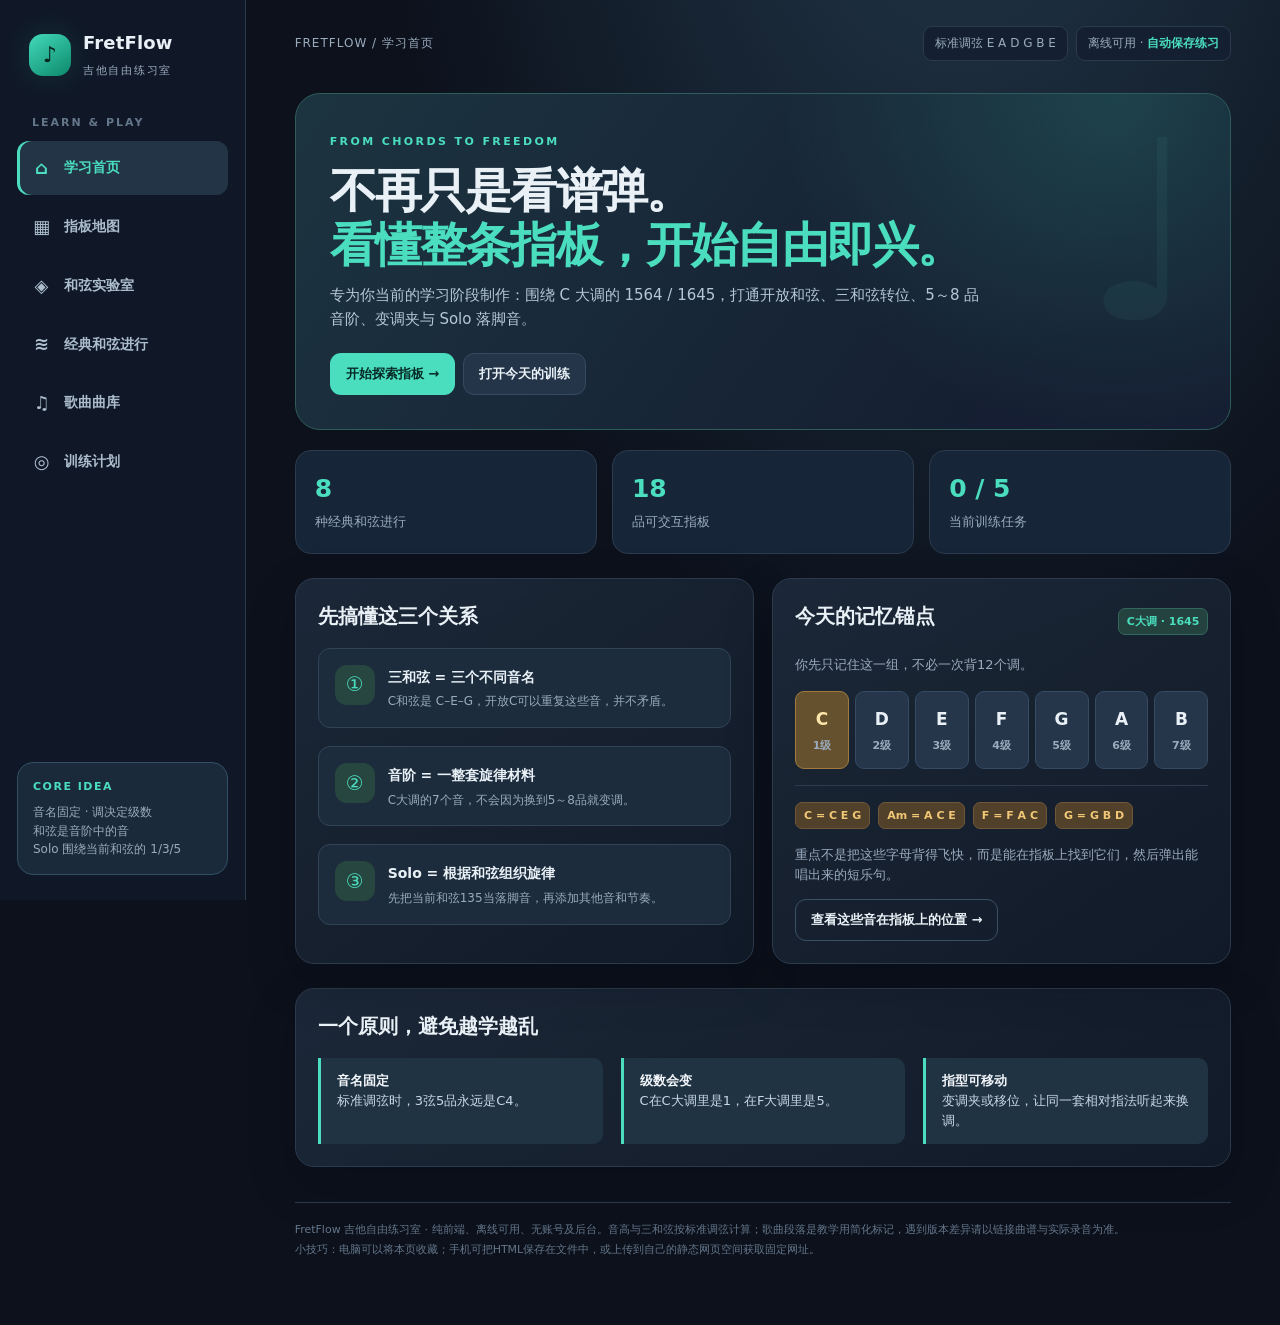
<file: content/original.html>
<!doctype html>
<html lang="zh-CN">
<head>
<meta charset="utf-8"/>
<meta name="viewport" content="width=device-width, initial-scale=1, viewport-fit=cover"/>
<meta name="theme-color" content="#0e1521"/>
<meta name="description" content="一个离线可用的吉他音阶、三和弦、指板、变调夹、和弦进行与脱谱练习工具。"/>
<title>FretFlow · 吉他自由练习室</title>
<style>
:root{color-scheme:dark;--bg:#0c111c;--panel:#141d2b;--panel2:#192536;--panel3:#213146;--line:#2c3a4d;--text:#e9f1f7;--muted:#9aabbd;--faint:#64768a;--teal:#4addbe;--gold:#f1c776;--blue:#83affc;--violet:#c3a8ff;--red:#f58b94;--shadow:0 18px 48px rgba(2,8,17,.23);font-family:Inter,"PingFang SC","Microsoft YaHei",system-ui,-apple-system,sans-serif}
*{box-sizing:border-box}html{scroll-behavior:smooth}body{margin:0;background:radial-gradient(ellipse at 75% -20%,#23394b 0,transparent 43%),var(--bg);color:var(--text);line-height:1.55}button,input,select,textarea{font:inherit}button{cursor:pointer}a{color:var(--teal);text-decoration:none}a:hover{text-decoration:underline}button:focus-visible,input:focus-visible,select:focus-visible,textarea:focus-visible,a:focus-visible{outline:2px solid var(--gold);outline-offset:3px}::selection{background:#2e756b;color:#fff}
.app{display:grid;grid-template-columns:246px minmax(0,1fr);min-height:100vh}.side{position:sticky;top:0;height:100vh;display:flex;flex-direction:column;border-right:1px solid var(--line);padding:25px 17px;background:#101827;z-index:20}.brand{display:flex;gap:12px;align-items:center;margin:4px 12px 32px}.brand-icon{width:42px;height:42px;display:grid;place-items:center;background:linear-gradient(145deg,#42daba,#0d886b);border-radius:14px;color:#08251f;font-size:22px;font-weight:900;box-shadow:0 0 30px rgba(58,222,180,.13)}.brand strong{display:block;font-size:18px;letter-spacing:.15px}.brand small{color:var(--muted);font-size:11px;letter-spacing:1.7px}.side-label{color:var(--faint);font-weight:700;font-size:11px;text-transform:uppercase;letter-spacing:2px;padding:0 15px 10px}.nav{display:flex;flex-direction:column;gap:5px}.nav-button{display:flex;align-items:center;gap:12px;border:0;border-radius:12px;color:#acbdcc;background:transparent;padding:13px 14px;text-align:left;font-weight:600;width:100%;font-size:14px;transition:.2s}.nav-button .ico{width:21px;text-align:center;font-size:18px}.nav-button.active,.nav-button:hover{background:#243447;color:var(--teal)}.nav-button.active{box-shadow:inset 3px 0 var(--teal)}.side-bottom{margin-top:auto;border:1px solid #315065;background:#1b2a3b;border-radius:16px;padding:15px}.side-bottom .mini-kicker{color:var(--teal);font-size:11px;font-weight:800;letter-spacing:1.5px}.side-bottom p{font-size:12px;color:var(--muted);margin:8px 0 0}.main{min-width:0;padding:26px clamp(17px,3.8vw,52px) 65px;max-width:1600px;width:100%;margin:auto}.topbar{display:flex;align-items:center;justify-content:space-between;gap:12px;margin-bottom:32px}.crumb{font-size:12px;color:var(--muted);letter-spacing:1px}.top-right{display:flex;gap:8px;align-items:center}.chip{border:1px solid var(--line);padding:7px 11px;border-radius:9px;font-size:12px;color:var(--muted);background:#142031}.chip strong{color:var(--teal)}.view{display:none;animation:up .22s ease}.view.active{display:block}@keyframes up{from{transform:translateY(5px);opacity:.6}to{transform:translateY(0);opacity:1}}.eyebrow{text-transform:uppercase;color:var(--teal);font-weight:750;font-size:11px;letter-spacing:2.4px}.page-head{display:flex;justify-content:space-between;gap:20px;align-items:end;margin-bottom:24px}.page-head h1{font-size:clamp(26px,3vw,37px);letter-spacing:-1px;line-height:1.16;margin:7px 0}.page-head p{color:var(--muted);max-width:800px;margin:10px 0 0;font-size:14px}.panel{background:linear-gradient(145deg,rgba(28,40,56,.98),rgba(17,26,40,.99));border:1px solid var(--line);border-radius:19px;padding:22px;box-shadow:var(--shadow);min-width:0}.panel h2,.panel h3{margin:0 0 10px}.panel h2{font-size:20px}.panel h3{font-size:15px}.subtext{color:var(--muted);font-size:13px}.small{font-size:12px}.micro{font-size:11px;color:var(--faint)}.lead{font-size:15px;color:var(--muted)}.flex{display:flex;align-items:center}.wrap{flex-wrap:wrap}.gap8{gap:8px}.gap12{gap:12px}.gap16{gap:16px}.between{justify-content:space-between}.grid2{display:grid;grid-template-columns:repeat(2,minmax(0,1fr));gap:18px}.grid3{display:grid;grid-template-columns:repeat(3,minmax(0,1fr));gap:18px}.stack{display:grid;gap:18px}.spaced{margin-top:18px}.mt8{margin-top:8px}.mt16{margin-top:16px}.mt24{margin-top:24px}.muted{color:var(--muted)}.accent{color:var(--teal)}.gold{color:var(--gold)}.nowrap{white-space:nowrap}
.btn{background:var(--teal);color:#072a26;border:1px solid transparent;border-radius:11px;padding:10px 15px;font-weight:750;font-size:13px;min-height:41px;transition:.15s}.btn:hover{filter:brightness(1.07);transform:translateY(-1px)}.btn.secondary{background:#253549;color:var(--text);border-color:#354960}.btn.ghost{background:transparent;border-color:#3c5064;color:var(--text)}.btn.tiny{font-size:12px;padding:7px 10px;min-height:32px}.btn.warn{background:#6b373f;color:#ffdadd}.btn:disabled{opacity:.45;cursor:not-allowed;transform:none}.btn.active-button{background:#214b47;color:var(--teal);border-color:#397b6e}.tabs{display:flex;align-items:center;gap:6px;overflow-x:auto;padding:2px 0 6px}.tab{border:1px solid var(--line);background:#192637;border-radius:9px;padding:9px 12px;color:var(--muted);font-size:12px;white-space:nowrap}.tab.on{background:#244942;border-color:#3b8978;color:var(--teal)}label.field{display:grid;gap:7px;color:var(--muted);font-size:12px;font-weight:650}.field input,.field select,.field textarea,.select{width:100%;padding:10px 12px;background:#0e1724;border:1px solid #34465c;border-radius:10px;color:var(--text);min-height:41px;outline:none}.field textarea{min-height:84px;resize:vertical}.field select{cursor:pointer}.toolbar{display:flex;flex-wrap:wrap;gap:12px;align-items:end}.toolbar .field{min-width:140px;flex:1}.tag{display:inline-block;padding:4px 8px;border-radius:7px;color:var(--teal);background:#25433e;border:1px solid #32675e;font-size:11px;font-weight:750}.tag.golden{background:#51402a;color:var(--gold);border-color:#715739}.tag.neutral{background:#26364a;color:#c2d2e2;border-color:#34495c}.line{height:1px;background:var(--line);margin:16px 0}.callout{border-left:3px solid var(--teal);background:#203343;padding:13px 16px;border-radius:0 10px 10px 0;color:#c8d8e7;font-size:13px}.callout strong{color:#f3f7fb}.kbd{background:#263a4d;border:1px solid #46586d;border-radius:6px;padding:2px 6px;color:#d3deeb;font-size:12px}.hero{background:radial-gradient(circle at 88% 2%,rgba(67,221,183,.18),transparent 38%),linear-gradient(126deg,#1c3440,#151e32 80%);padding:34px;border:1px solid #2e5c5b;border-radius:25px;position:relative;overflow:hidden}.hero:after{content:'♩';position:absolute;font-size:250px;right:30px;top:-55px;color:rgba(109,228,196,.06);font-weight:bold;pointer-events:none}.hero h1{font-size:clamp(28px,4.5vw,47px);margin:12px 0;letter-spacing:-1.8px;line-height:1.15;max-width:720px}.hero p{max-width:650px;color:#b4c8d5;font-size:15px;margin:0 0 22px}.stats{display:grid;grid-template-columns:repeat(3,minmax(0,1fr));gap:15px;margin-top:20px}.stat{background:#172538;border:1px solid var(--line);border-radius:16px;padding:19px}.stat b{display:block;font-size:25px;color:var(--teal)}.stat small{color:var(--muted)}.lesson-card{display:flex;align-items:start;gap:13px;padding:16px;background:#1c2c3d;border:1px solid #314457;border-radius:12px;cursor:pointer;text-align:left;width:100%;color:inherit}.lesson-card:hover{border-color:#418778}.lesson-ico{width:40px;height:40px;border-radius:12px;background:#26463f;color:var(--teal);display:grid;place-items:center;font-size:20px;flex:none}.lesson-card strong{font-size:14px}.lesson-card small{display:block;color:var(--muted);font-size:12px;margin-top:3px}.note-grid{display:grid;grid-template-columns:repeat(7,1fr);gap:6px}.note-box{border-radius:9px;background:#25354a;padding:14px 2px;text-align:center;font-weight:750;font-size:17px;border:1px solid #364b61}.note-box small{display:block;color:var(--muted);font-size:11px;margin-top:5px}.note-box.root{background:#66512f;color:#ffe6ac;border-color:#a17b3e}
/* fretboard */
.fret-scroll{overflow-x:auto;padding:10px 2px 18px;scrollbar-color:#415267 transparent}.fretboard{width:1092px;max-width:none;position:relative;margin:auto;--col:57px;--zero:54px}.fret-ruler,.string-row{display:grid;grid-template-columns:var(--zero) repeat(18,var(--col));align-items:center}.fret-ruler{height:30px}.fret-number{text-align:center;color:var(--faint);font-size:11px;font-weight:750}.string-row{height:52px;position:relative}.string-row:before{content:"";position:absolute;left:0;right:0;top:50%;height:1px;background:linear-gradient(90deg,#62778c,#a9bdc7,#62778c);z-index:0}.string-row:nth-child(n+4):before{height:2px}.string-row:nth-child(n+6):before{height:3px}.string-name{position:relative;z-index:2;text-align:center;font-size:13px;background:#192d3d;color:#d7e4ed;border:1px solid #365166;padding:8px;border-radius:7px;margin-right:7px;font-weight:750}.fret-cell{display:grid;place-items:center;height:49px;position:relative;z-index:1;min-width:0}.fret-cell:not(.open-cell):before{content:"";width:1px;height:49px;position:absolute;left:0;top:0;background:#4a5868}.fret-cell.capo-cell:after{content:"";position:absolute;left:-3px;top:-4px;width:7px;height:57px;background:linear-gradient(#ffe0a1,#b48b45);border-radius:5px;z-index:-1}.fret-note{border:1px solid transparent;width:32px;height:32px;border-radius:50%;font-weight:800;font-size:11px;display:grid;place-items:center;background:#2d4055;color:#ced9e4;cursor:pointer;transition:transform .1s;position:relative;z-index:3;padding:0}.fret-note:hover{transform:scale(1.17);border-color:#fff}.fret-note.scale{background:#2c5571;color:#dcf5fc;border-color:#407895}.fret-note.root{background:var(--gold);color:#22231a;border-color:#fff0c4}.fret-note.chord{background:#36baa0;color:#082e29;border-color:#98ead5}.fret-note.chord-root{background:var(--gold);color:#25221c;border-color:#fff0c4}.fret-note.off{opacity:0;pointer-events:none}.fret-note.before-capo{opacity:.12;pointer-events:none}.fret-dotline{display:grid;grid-template-columns:var(--zero) repeat(18,var(--col));height:23px}.marker{display:grid;place-items:center;font-size:15px;color:#6f8395}.marker-mark{background:#425268;border-radius:50%;width:8px;height:8px}.legend-item{display:inline-flex;align-items:center;gap:7px;color:var(--muted);font-size:11px}.dot{width:10px;height:10px;border-radius:50%;display:inline-block}.legend{display:flex;flex-wrap:wrap;gap:16px;align-items:center;margin-top:9px}.fret-info{margin-top:8px;color:var(--muted);font-size:13px;min-height:22px}.fret-info strong{color:var(--text)}
/* chord diagrams */
.chord-display{display:grid;grid-template-columns:minmax(0,1fr) minmax(260px,1fr);gap:18px}.tones{display:flex;gap:8px;flex-wrap:wrap}.tone{padding:13px 17px;border-radius:10px;background:#25443f;border:1px solid #3e8274;color:#bbf9e7;text-align:center;min-width:70px}.tone b{display:block;font-size:21px}.tone small{font-size:10px;color:#b3dacf}.diagram-card{background:#101b2c;border-radius:15px;border:1px solid #2d4358;padding:15px;text-align:center}.diagram-card svg{max-width:100%;height:auto}.shape-list{display:flex;gap:9px;flex-wrap:wrap;margin:12px 0}.shape-choice{padding:9px 11px;border-radius:9px;background:#223448;border:1px solid #3b5166;color:var(--text);font-size:12px}.shape-choice.active{border-color:var(--teal);color:var(--teal);background:#20443f}.selected-label{font-weight:750;color:var(--gold)}.roman-grid{display:grid;grid-template-columns:repeat(7,minmax(0,1fr));gap:8px}.roman-chord{border:1px solid #33495b;background:#1d2b3a;border-radius:12px;padding:12px 3px;color:var(--text);display:grid;place-items:center;gap:5px}.roman-chord.active{border-color:var(--teal);background:#21443e}.roman-chord strong{font-size:17px}.roman-chord small{color:var(--muted);font-size:10px}.roman-chord.active strong{color:var(--teal)}
/* progressions and song cards */
.progression-list{display:grid;grid-template-columns:repeat(auto-fit,minmax(196px,1fr));gap:11px}.progression-card{border:1px solid #34485c;border-radius:14px;background:#1c2b3c;color:var(--text);padding:15px;text-align:left;min-height:125px}.progression-card:hover,.progression-card.active{border-color:#51bba5;background:#1f423c}.progression-card b{font-size:21px;letter-spacing:.4px}.progression-card small{display:block;color:var(--muted);font-size:12px;margin-top:4px}.progression-card span{color:var(--gold);font-size:11px}.progression-bar{display:flex;flex-wrap:wrap;gap:10px}.bar-chord{flex:1 1 92px;min-width:86px;max-width:160px;text-align:center;background:#213248;border:1px solid #3c5568;border-radius:13px;padding:17px 9px;color:var(--text);position:relative}.bar-chord strong{font-size:24px;display:block}.bar-chord small{color:var(--muted)}.bar-chord.playing{background:#306a5f;border-color:#76e5c6;box-shadow:0 0 22px rgba(68,211,171,.19)}.bar-chord.selected{border-color:var(--gold);box-shadow:inset 0 0 0 1px #a9874c}.song-list{display:grid;grid-template-columns:repeat(auto-fit,minmax(230px,1fr));gap:13px}.song-card{background:#1c2b3a;border:1px solid #34495a;border-radius:14px;padding:18px;display:flex;flex-direction:column;gap:11px}.song-card:hover{border-color:#51857e}.song-card h3{font-size:17px;margin:0}.song-card .song-artist{color:var(--muted);font-size:12px}.song-card .song-prog{font-size:13px;color:#e4c890}.song-card .song-detail{font-size:12px;color:var(--muted);flex:1}.song-card .btn{width:100%}.song-toolbar{display:flex;gap:10px;align-items:end;margin-bottom:17px;flex-wrap:wrap}.song-toolbar .field{flex:1 1 210px}.song-toolbar input{width:100%}.drawer-overlay{position:fixed;inset:0;background:rgba(1,6,11,.74);z-index:30;display:none;align-items:center;justify-content:center;padding:16px}.drawer-overlay.on{display:flex}.modal{width:min(650px,100%);max-height:min(88vh,900px);overflow-y:auto;border:1px solid #54746e;background:#152233;border-radius:22px;padding:27px;box-shadow:0 28px 100px #0009}.modal h2{font-size:26px;margin:4px 0}.modal a.external{display:inline-flex;align-items:center;gap:7px;background:#2a5f53;color:#caffee;padding:12px 15px;border-radius:11px;font-weight:800}.modal .section{border:1px solid #394e60;border-radius:11px;padding:12px;margin:9px 0}.modal .section code{color:var(--gold);font-size:14px}.close{background:transparent;border:1px solid #53677c;color:#dbe8ef;border-radius:9px;padding:5px 11px;font-size:20px}.form-line{display:grid;grid-template-columns:repeat(2,minmax(0,1fr));gap:12px}
/* plan */
.day-buttons{display:flex;flex-wrap:wrap;gap:8px}.day-btn{padding:9px 13px;color:var(--muted);background:#203249;border:1px solid #364d62;border-radius:9px}.day-btn.active{color:var(--teal);border-color:var(--teal);background:#24463f}.task{display:flex;gap:12px;align-items:flex-start;border:1px solid var(--line);background:#1b2b3b;border-radius:11px;padding:14px;margin:9px 0;cursor:pointer}.task input{appearance:none;border:2px solid #698395;background:transparent;width:20px;height:20px;border-radius:6px;flex:none;margin:2px 0}.task input:checked{background:var(--teal);border-color:var(--teal)}.task input:checked:before{content:'✓';display:block;text-align:center;color:#08291f;line-height:16px;font-weight:900}.task.done .task-title{text-decoration:line-through;color:var(--muted)}.task-title{font-weight:700}.task-desc{color:var(--muted);font-size:12px;margin-top:2px}.progress-track{background:#263a4b;border-radius:12px;height:10px;overflow:hidden}.progress-fill{background:linear-gradient(90deg,#299d86,#73e4bf);height:100%;transition:width .25s}.quiz-options{display:grid;grid-template-columns:repeat(4,1fr);gap:10px}.quiz-option{border:1px solid #4a647a;border-radius:12px;background:#233547;padding:16px 7px;color:var(--text);font-size:18px;font-weight:700}.quiz-option:hover{border-color:var(--teal)}.quiz-option.correct{border-color:var(--teal);background:#245548}.quiz-option.incorrect{border-color:var(--red);background:#5c303b}.quiz-feedback{min-height:24px;color:var(--muted);font-size:13px}.footer{margin-top:35px;border-top:1px solid var(--line);padding-top:17px;color:var(--faint);font-size:11px;line-height:1.8}.mobile-nav{display:none}.toast{position:fixed;bottom:20px;right:20px;background:#235648;border:1px solid #4fb49e;color:#e7fff6;padding:12px 17px;border-radius:12px;z-index:50;opacity:0;pointer-events:none;transform:translateY(5px);transition:.2s}.toast.on{opacity:1;transform:translateY(0)}
@media(max-width:1070px){.app{grid-template-columns:72px minmax(0,1fr)}.side{padding:23px 9px}.brand{justify-content:center;margin:0 0 29px}.brand strong,.brand small,.side-label,.nav-button .nav-text,.side-bottom{display:none}.nav-button{justify-content:center;padding:13px}.nav-button .ico{font-size:22px}.grid3{grid-template-columns:repeat(2,minmax(0,1fr))}}
@media(max-width:720px){.app{display:block}.side{display:none}.main{padding:22px 14px 102px}.topbar{margin-bottom:19px}.top-right .chip:nth-child(2){display:none}.hero{padding:25px 22px}.hero:after{right:-50px;top:5px}.hero p{font-size:13px}.panel{padding:16px;border-radius:16px}.page-head{align-items:start}.page-head h1{font-size:27px}.grid2,.grid3,.chord-display{grid-template-columns:1fr}.stats{gap:8px}.stat{padding:13px}.stat b{font-size:21px}.stat small{font-size:11px}.roman-grid{grid-template-columns:repeat(4,1fr)}.note-grid{gap:3px}.note-box{font-size:14px;padding:12px 0}.note-box small{font-size:9px}.toolbar .field{min-width:110px}.mobile-nav{display:flex;position:fixed;bottom:0;left:0;right:0;z-index:25;background:#101a29;border-top:1px solid #32465b;padding:7px 4px max(9px,env(safe-area-inset-bottom));justify-content:space-around;box-shadow:0 -15px 40px #0005}.mobile-nav button{border:0;background:transparent;color:var(--muted);font-size:10px;display:grid;justify-items:center;gap:3px;min-width:52px}.mobile-nav button b{font-size:20px;font-weight:normal}.mobile-nav button.active{color:var(--teal)}.modal{padding:18px;max-height:84vh}.form-line{grid-template-columns:1fr}.progression-card{min-height:109px}.song-list{grid-template-columns:1fr}}
@media(prefers-reduced-motion:reduce){*,*:before,*:after{animation:none!important;transition:none!important;scroll-behavior:auto!important}}
</style>
</head>
<body>
<div class="app">
  <aside class="side">
    <div class="brand"><div class="brand-icon">♪</div><div><strong>FretFlow</strong><small>吉他自由练习室</small></div></div>
    <div class="side-label">LEARN & PLAY</div>
    <nav class="nav" id="sideNav">
      <button class="nav-button active" data-go="home"><span class="ico">⌂</span><span class="nav-text">学习首页</span></button>
      <button class="nav-button" data-go="fretboard"><span class="ico">▦</span><span class="nav-text">指板地图</span></button>
      <button class="nav-button" data-go="chords"><span class="ico">◈</span><span class="nav-text">和弦实验室</span></button>
      <button class="nav-button" data-go="progressions"><span class="ico">≋</span><span class="nav-text">经典和弦进行</span></button>
      <button class="nav-button" data-go="songs"><span class="ico">♫</span><span class="nav-text">歌曲曲库</span></button>
      <button class="nav-button" data-go="practice"><span class="ico">◎</span><span class="nav-text">训练计划</span></button>
    </nav>
    <div class="side-bottom"><div class="mini-kicker">CORE IDEA</div><p>音名固定 · 调决定级数<br/>和弦是音阶中的音<br/>Solo 围绕当前和弦的 1/3/5</p></div>
  </aside>
  <main class="main">
    <div class="topbar"><span class="crumb">FRETFLOW / <span id="crumb">学习首页</span></span><div class="top-right"><span class="chip">标准调弦 E A D G B E</span><span class="chip">离线可用 · <strong>自动保存练习</strong></span></div></div>
    <section id="home" class="view active">
      <div class="hero">
        <span class="eyebrow">FROM CHORDS TO FREEDOM</span>
        <h1>不再只是看谱弹。<br/><span style="color:var(--teal)">看懂整条指板，开始自由即兴。</span></h1>
        <p>专为你当前的学习阶段制作：围绕 C 大调的 1564 / 1645，打通开放和弦、三和弦转位、5～8 品音阶、变调夹与 Solo 落脚音。</p>
        <div class="flex wrap gap8"><button class="btn" data-go="fretboard">开始探索指板 →</button><button class="btn secondary" data-go="practice">打开今天的训练</button></div>
      </div>
      <div class="stats"><div class="stat"><b>8</b><small>种经典和弦进行</small></div><div class="stat"><b>18</b><small>品可交互指板</small></div><div class="stat"><b id="homeDone">0 / 0</b><small>当前训练任务</small></div></div>
      <div class="grid2 mt24">
        <div class="panel"><h2>先搞懂这三个关系</h2><div class="stack mt16">
          <button class="lesson-card" data-go="chords"><span class="lesson-ico">①</span><span><strong>三和弦 = 三个不同音名</strong><small>C和弦是 C–E–G，开放C可以重复这些音，并不矛盾。</small></span></button>
          <button class="lesson-card" data-go="fretboard"><span class="lesson-ico">②</span><span><strong>音阶 = 一整套旋律材料</strong><small>C大调的7个音，不会因为换到5～8品就变调。</small></span></button>
          <button class="lesson-card" data-go="progressions"><span class="lesson-ico">③</span><span><strong>Solo = 根据和弦组织旋律</strong><small>先把当前和弦135当落脚音，再添加其他音和节奏。</small></span></button>
        </div></div>
        <div class="panel"><div class="flex between wrap gap8"><h2>今天的记忆锚点</h2><span class="tag">C大调 · 1645</span></div><p class="subtext">你先只记住这一组，不必一次背12个调。</p>
          <div class="note-grid mt16" id="homeNotes"></div>
          <div class="line"></div><div class="flex wrap gap8"><span class="tag golden">C = C E G</span><span class="tag golden">Am = A C E</span><span class="tag golden">F = F A C</span><span class="tag golden">G = G B D</span></div>
          <p class="subtext mt16">重点不是把这些字母背得飞快，而是能在指板上找到它们，然后弹出能唱出来的短乐句。</p>
          <button class="btn ghost" data-go="chords">查看这些音在指板上的位置 →</button>
        </div>
      </div>
      <div class="panel mt24"><h2>一个原则，避免越学越乱</h2><div class="grid3 mt16"><div class="callout"><strong>音名固定</strong><br/>标准调弦时，3弦5品永远是C4。</div><div class="callout"><strong>级数会变</strong><br/>C在C大调里是1，在F大调里是5。</div><div class="callout"><strong>指型可移动</strong><br/>变调夹或移位，让同一套相对指法听起来换调。</div></div></div>
    </section>

    <section id="fretboard" class="view">
      <div class="page-head"><div><span class="eyebrow">INTERACTIVE FRETBOARD</span><h1>整条指板的音，终于能看见。</h1><p>切换调、音阶、当前和弦和变调夹。点击亮起的音即可试听；在手机上左右滑动指板可查看高品位。</p></div></div>
      <div class="panel">
        <div class="toolbar">
          <label class="field">实际调性<select id="fbKey"></select></label>
          <label class="field">音阶类型<select id="fbScale"><option value="major">自然大调 · 7音</option><option value="minor">自然小调 · 7音</option><option value="majorPenta">大调五声音阶</option><option value="minorPenta">小调五声音阶</option></select></label>
          <label class="field">显示内容<select id="fbShow"><option value="all">显示全部音阶音</option><option value="chord">仅显示当前和弦音</option><option value="roots">仅显示根音 / 主音</option></select></label>
          <label class="field">音符标签<select id="fbLabel"><option value="notes">实际音名 C / D / E</option><option value="degrees">相对主音级数 1 / 2 / 3</option></select></label>
          <label class="field">变调夹 · 实际品位<select id="fbCapo"></select></label>
        </div>
        <div class="line"></div>
        <div class="flex wrap gap8 between"><div><strong id="fbScaleTitle">C 大调音阶</strong><div class="subtext" id="fbScaleText">C D E F G A B</div></div><button class="btn secondary tiny" id="fbReset">回到 C 大调 · 不夹变调夹</button></div>
        <div class="fret-scroll"><div class="fretboard" id="fretboardEl" aria-label="可点击的六弦吉他指板"></div></div>
        <div class="legend"><span class="legend-item"><i class="dot" style="background:var(--gold)"></i>当前主音 / 当前和弦根音</span><span class="legend-item"><i class="dot" style="background:var(--teal)"></i>当前和弦其他音</span><span class="legend-item"><i class="dot" style="background:#2e6785"></i>音阶内其他音</span><span class="legend-item"><i class="dot" style="background:#788797"></i>其他音隐藏</span></div>
        <div class="fret-info" id="fretInfo">试着点击3弦5品的 C，听听它与5弦3品的 C 差几度。</div>
        <div class="line"></div>
        <div class="flex wrap gap8" id="fbChordButtons"></div>
      </div>
      <div class="panel mt16"><div class="flex between wrap gap8"><h2>变调夹换调计算器</h2><span class="tag golden">把指型与实际调性分开</span></div>
        <p class="subtext">例如 C调1564指型 + 变调夹4品 = E调1564。下面显示的是“左手按法”与“实际发声”，不会把同一个物理品位改名。</p>
        <div class="toolbar mt16"><label class="field">和弦指型所属调<select id="shapeKey"><option value="C">C指型 · C G Am F</option><option value="G">G指型 · G D Em C</option><option value="D">D指型 · D A Bm G</option><option value="A">A指型 · A E F#m D</option><option value="E">E指型 · E B C#m A</option></select></label>
          <label class="field">变调夹位置<select id="shapeCapo"></select></label></div>
        <div class="callout mt16" id="capoResult"></div><button class="btn secondary mt16" id="shapeToFret">在指板上显示对应的实际音阶 →</button>
      </div>
      <div class="grid2 mt16"><div class="panel"><h3>看懂“同一品位，为什么又叫别的1”</h3><p class="subtext">物理音高从不因切换歌曲调性而改变；变化的是它在当前调中的角色。比如3弦5品永远是C4。</p><div class="callout" id="fbRoleExample"></div></div><div class="panel"><h3>音阶指型是什么？</h3><p class="subtext">你曾经学过的「Mi型（低把位）」与「La型（5～8品附近）」是两块指板区域的相对排列。以C大调为例，两处都只选 C D E F G A B；不是两个调，也并非整套音高相差八度。</p><button class="btn secondary tiny" id="fbGoZone">只看 C 大调5～8品 →</button></div></div>
    </section>

    <section id="chords" class="view">
      <div class="page-head"><div><span class="eyebrow">CHORD EXPLORER</span><h1>同一个和弦，能在不同位置弹。</h1><p>先学会一个调的七个自然三和弦，再对比开放和弦与高音三根弦上的三和弦。三和弦不要求必须在高把位。</p></div></div>
      <div class="panel"><div class="toolbar"><label class="field" style="max-width:220px">和声所属大调<select id="chordKey"></select></label><div class="subtext">先使用 C 调；切换调性后会自动生成该调的七个自然三和弦。</div></div><div class="roman-grid mt16" id="romanGrid"></div></div>
      <div class="chord-display mt16">
        <div class="panel"><div class="flex between wrap gap8"><h2 id="chordTitle">C大三和弦</h2><span class="tag neutral" id="chordQuality">大三和弦</span></div><p class="subtext" id="chordTheory"></p><div class="tones mt16" id="chordTones"></div><div class="line"></div><h3>开放指法（如有常见指型）</h3><div id="openChordVisual"></div><p class="subtext small">开放和弦也可以是三和弦：即使弹响5、6根弦，里面的音名仍可能只有3种，只是重复了不同八度。</p></div>
        <div class="panel"><div class="flex between wrap gap8"><h2>高音三弦上的三和弦</h2><span class="tag">3 / 2 / 1弦</span></div><p class="subtext">选择不同转位，会发现组成音相同，但低音、音区、排列改变。</p><div class="shape-list" id="triadChoices"></div><div class="diagram-card" id="triadDiagram"></div><p class="subtext" id="triadExplain"></p></div>
      </div>
      <div class="panel mt16"><h2>把和弦变成Solo</h2><p class="subtext">拿C举例：高音三和弦 <span class="kbd">3弦5品 C</span>、<span class="kbd">2弦5品 E</span>、<span class="kbd">1弦3品 G</span> 同时弹是伴奏；拆开弹再加入D、F、A、B，就变成了旋律素材。选中一个和弦后，去指板页点“仅显示当前和弦音”，会看到它的落脚音。</p><button class="btn" id="chordGoFret">在指板地图里高亮当前和弦 →</button></div>
    </section>

    <section id="progressions" class="view">
      <div class="page-head"><div><span class="eyebrow">HARMONY PRACTICE</span><h1>一个走向，练熟一批歌。</h1><p>按级数记忆：1564是 I–V–vi–IV；1645是 I–vi–IV–V。更换调性，具体和弦自动跟着变。</p></div></div>
      <div class="panel"><div class="progression-list" id="progressionList"></div></div>
      <div class="panel mt16"><div class="flex between wrap gap8"><div><h2 id="progTitle">1564 · 流行万能四和弦</h2><p class="subtext" id="progHint"></p></div><label class="field" style="min-width:175px">练习调性<select id="progKey"></select></label></div>
        <div class="progression-bar mt16" id="progressionBars"></div><div class="flex wrap gap8 mt16"><button class="btn" id="playProgression">▶ 循环试听</button><button class="btn secondary" id="stopProgression">■ 停止</button><label class="field" style="max-width:165px">练习速度 BPM<input id="bpm" type="number" min="45" max="180" value="76"/></label><span class="subtext">每个和弦默认4拍 · 合成器示意音色</span></div><div class="line"></div>
        <div class="callout" id="progressionCoach"></div>
      </div>
      <div class="panel mt16"><div class="flex between wrap gap8"><h2>这组进行可以练哪些歌？</h2><button class="btn secondary tiny" id="progAllSongs">打开完整曲库 →</button></div><div class="song-list mt16" id="progressionSongList"></div></div>
    </section>

    <section id="songs" class="view">
      <div class="page-head"><div><span class="eyebrow">REPERTOIRE LIBRARY</span><h1>从和弦进行，进入具体歌曲。</h1><p>每首歌提供主要和弦、适用段落和简化练习提示；点击歌曲可打开详情，再到外部曲谱网站查看具体的吉他谱。不会把四和弦练习循环冒充原版完整谱。</p></div></div>
      <div class="panel"><div class="song-toolbar"><label class="field">查找歌曲<input id="songSearch" placeholder="例如 Someone Like You / Stand By Me"/></label><label class="field">筛选和弦进行<select id="songFilter"><option value="all">所有进行</option></select></label><button class="btn secondary" id="showAddSong">＋ 加入我的歌曲</button></div><div class="song-list" id="allSongList"></div></div>
      <div class="panel mt16"><h3>关于“完整谱”</h3><p class="subtext">本站自带的是原创教学图、可移调练习和简化和弦进行；他人歌曲的完整歌词与受版权保护的六线谱不直接复制。歌曲详情中保留指向曲谱提供方的原始链接，联网后点击查看；离线时指板、训练、自己添加的笔记仍然可以使用。</p></div>
    </section>

    <section id="practice" class="view">
      <div class="page-head"><div><span class="eyebrow">DAILY PRACTICE</span><h1>每天练一点，但真正记住。</h1><p>第一周只围绕C大调的1645 / 1564，在开放和弦、三和弦、音阶与Solo之间反复建立联系。完成状态保存在当前浏览器。</p></div></div>
      <div class="panel"><div class="day-buttons" id="dayButtons"></div><div class="flex between wrap gap8 mt16"><div><h2 id="dayTitle">Day 1</h2><p class="subtext" id="dayDescription"></p></div><span class="tag golden" id="dayProgressText">0 / 0</span></div><div class="progress-track mt16"><div class="progress-fill" id="taskProgress" style="width:0"></div></div><div id="taskList" class="mt16"></div></div>
      <div class="grid2 mt16"><div class="panel"><h2>135快速问答</h2><p class="subtext">不靠死记手型：问你和弦的某个构成音是什么，你答出来后再去指板验证。</p><div class="callout mt16" id="quizQuestion">准备开始</div><div class="quiz-options mt16" id="quizOptions"></div><div class="quiz-feedback mt16" id="quizFeedback"></div><div class="flex gap8"><button class="btn secondary" id="newQuestion">换一题 →</button><span class="subtext" id="quizScore"></span></div></div>
        <div class="panel"><h2>练习日志</h2><p class="subtext">随手记下今天弹不出来的和弦、找到的根音、编出来的Solo。自动保存在本机。</p><label class="field mt16">我的练习笔记<textarea id="practiceNotes" placeholder="例如：C → Am可以保持E不动；F和弦3弦5品是五音……"></textarea></label><div class="flex between wrap gap8 mt16"><span class="micro">输入后自动保存，不上传服务器</span><button class="btn ghost tiny" id="exportNotes">导出我的练习记录</button></div></div></div>
    </section>
    <footer class="footer">FretFlow 吉他自由练习室 · 纯前端、离线可用、无账号及后台。音高与三和弦按标准调弦计算；歌曲段落是教学用简化标记，遇到版本差异请以链接曲谱与实际录音为准。<br/>小技巧：电脑可以将本页收藏；手机可把HTML保存在文件中，或上传到自己的静态网页空间获取固定网址。</footer>
  </main>
</div>
<nav class="mobile-nav" id="mobileNav">
  <button data-go="home" class="active"><b>⌂</b>首页</button><button data-go="fretboard"><b>▦</b>指板</button><button data-go="chords"><b>◈</b>和弦</button><button data-go="progressions"><b>≋</b>进行</button><button data-go="songs"><b>♫</b>歌曲</button><button data-go="practice"><b>◎</b>训练</button>
</nav>
<div class="drawer-overlay" id="songOverlay" role="dialog" aria-modal="true" aria-labelledby="modalTitle"><div class="modal" id="modalContent"></div></div>
<div class="drawer-overlay" id="addOverlay" role="dialog" aria-modal="true" aria-labelledby="addTitle"><div class="modal"><div class="flex between"><h2 id="addTitle">添加我的歌曲</h2><button class="close" id="closeAdd" aria-label="关闭">×</button></div><p class="subtext">用于收藏你自己的歌名、练习级数、曲谱链接和备注。只储存在当前浏览器。</p><form id="songForm"><div class="form-line mt16"><label class="field">歌曲名称<input name="title" required maxlength="80" placeholder="例如：朵"/></label><label class="field">歌手<input name="artist" maxlength="60" placeholder="赵雷"/></label><label class="field">对应练习进行<select name="prog" id="customProg"></select></label><label class="field">曲谱网址（可留空）<input name="url" placeholder="https://..." type="url"/></label></div><label class="field mt16">我的笔记<textarea name="notes" maxlength="300" placeholder="例如：副歌近似1564；已练会前奏……"></textarea></label><div class="flex gap8 mt16"><button class="btn" type="submit">保存到我的曲库</button><button class="btn secondary" id="cancelAdd" type="button">取消</button></div></form></div></div>
<div class="toast" id="toast" role="status"></div>
<script>
'use strict';
// 自包含离线教学网站：除外部曲谱链接外，不请求任何网络资源。
const KEYS={C:['C','D','E','F','G','A','B'],Db:['Db','Eb','F','Gb','Ab','Bb','C'],D:['D','E','F#','G','A','B','C#'],Eb:['Eb','F','G','Ab','Bb','C','D'],E:['E','F#','G#','A','B','C#','D#'],F:['F','G','A','Bb','C','D','E'],'F#':['F#','G#','A#','B','C#','D#','E#'],G:['G','A','B','C','D','E','F#'],Ab:['Ab','Bb','C','Db','Eb','F','G'],A:['A','B','C#','D','E','F#','G#'],Bb:['Bb','C','D','Eb','F','G','A'],B:['B','C#','D#','E','F#','G#','A#']};
const PC={'C':0,'C#':1,'Db':1,'D':2,'D#':3,'Eb':3,'E':4,'E#':5,'F':5,'F#':6,'Gb':6,'G':7,'G#':8,'Ab':8,'A':9,'A#':10,'Bb':10,'B':11};
const CHROMATIC_SHARP=['C','C#','D','D#','E','F','F#','G','G#','A','A#','B'],CHROMATIC_FLAT=['C','Db','D','Eb','E','F','Gb','G','Ab','A','Bb','B'];
const DEGREES=['1','2','3','4','5','6','7'],QUALITIES=['','m','m','','','m','dim'],ROMANS=['I','ii','iii','IV','V','vi','vii°'];
const SCALE_TYPES={major:{name:'自然大调',offsets:[0,2,4,5,7,9,11],degrees:['1','2','3','4','5','6','7']},minor:{name:'自然小调',offsets:[0,2,3,5,7,8,10],degrees:['1','2','♭3','4','5','♭6','♭7']},majorPenta:{name:'大调五声音阶',offsets:[0,2,4,7,9],degrees:['1','2','3','5','6']},minorPenta:{name:'小调五声音阶',offsets:[0,3,5,7,10],degrees:['1','♭3','4','5','♭7']}};
const STRINGS=[{label:'1弦 e',midi:64},{label:'2弦 B',midi:59},{label:'3弦 G',midi:55},{label:'4弦 D',midi:50},{label:'5弦 A',midi:45},{label:'6弦 E',midi:40}];
const OPEN_SHAPES={C:'x32010',G:'320003',Am:'x02210',F:'133211',Em:'022000',Dm:'xx0231',D:'xx0232',A:'x02220',E:'022100',Bm:'x24432',B:'x24442','F#m':'244222','C#m':'x46654',Bb:'x13331','Gm':'355333','F#':'244322',Db:'x46664',Eb:'x68886',Ab:'466544'};
const PROGS=[
{id:'1564',name:'流行四和弦',steps:[1,5,6,4],mood:'稳定 · 抒情 · 广泛适用',tip:'每个和弦4拍。先在1、5、6、4每个和弦的1/3/5里选一个落脚音。'},
{id:'1645',name:'50年代经典进行',steps:[1,6,4,5],mood:'怀旧 · 流动 · 适合弹唱',tip:'你近期重点练习的C–Am–F–G。留意C和Am共有C、E，F和Am共有A、C。'},
{id:'1625',name:'传统抒情 / Doo-wop变体',steps:[1,6,2,5],mood:'怀旧 · 柔和终止',tip:'与1645相似，但把IV（F）换成ii（Dm）。C大调是C–Am–Dm–G；爵士和老歌常改成C–Am7–Dm7–G7。'},
{id:'6415',name:'小调起始的流行循环',steps:[6,4,1,5],mood:'有张力 · 情绪递进',tip:'这里的数字以相对大调记。实际歌曲可能以vi小和弦为调性中心；例如Em–C–G–D可以听成E小调的i–VI–III–VII。'},
{id:'6154',name:'vi–I–V–IV',steps:[6,1,5,4],mood:'推动 · 明亮与忧郁交错',tip:'以Am–C–G–F为例，用共同音连接不同和弦，先弹长音，再练有节奏的短句。'},
{id:'4536251',name:'华语抒情链条',steps:[4,5,3,6,2,5,1],mood:'细腻 · 起伏 · 强烈终止',tip:'C调里是F–G–Em–Am–Dm–G–C；更适合用来训练级数思维和和弦功能。'},
{id:'15634145',name:'卡农进行（常见变体）',steps:[1,5,6,3,4,1,4,5],mood:'古典感 · 循环铺陈',tip:'D调为D–A–Bm–F#m–G–D–G–A。与帕赫贝尔卡农的著名和声骨架有关。'},
{id:'251',name:'二五一（自然三和弦）',steps:[2,5,1],mood:'收束 · 和声归属感',tip:'C调简单版Dm–G–C。爵士标准常改用Dm7–G7–Cmaj7，不与此三和弦版本混淆。'}
];
const SONGS=[
{id:'letitbe',title:'Let It Be',artist:'The Beatles',prog:'1564',key:'C',shapes:'C · G · Am · F',section:'主歌前半段 / 开头',note:'典型1564片段，但后面会使用其他和弦，不是全曲四和弦循环。',parts:[['主歌开头（练习）','C – G – Am – F'],['后续走向（部分版本）','C – G – F – Em – Dm – C']],url:'https://openguitarchords.com/zh/songs/let-it-be-chords'},
{id:'withorwithout',title:'With or Without You',artist:'U2',prog:'1564',key:'D',shapes:'D · A · Bm · G',section:'贯穿歌曲的主要循环',note:'经典I–V–vi–IV；可先每小节1和弦。',parts:[['主要循环','D – A – Bm – G']],url:'https://www.guitartabs.cc/tabs/u/u2/with_or_without_you_crd.html'},
{id:'im_yours',title:"I'm Yours",artist:'Jason Mraz',prog:'1564',key:'B',shapes:'B · F# · G#m · E',section:'主歌 / 副歌的主要骨架',note:'原调B；可夹4品使用G–D–Em–C指型。桥段有其他和弦。',parts:[['主歌和副歌主要走向','B – F# – G#m – E'],['吉他简易指型 · capo 4','G – D – Em – C']],url:'https://openguitarchords.com/songs/im-yours-chords'},
{id:'someone',title:'Someone Like You',artist:'Adele',prog:'1564',key:'A',shapes:'A · E · F#m · D',section:'副歌（主歌另有变化）',note:'副歌适合1564；主歌的A–C#m–F#m–D是1364，不能把整首说成1564。',parts:[['主歌基础和声','A – C#m – F#m – D'],['副歌基础和声','A – E – F#m – D'],['便捷指型 · capo 2（副歌）','G – D – Em – C']],url:'https://openguitarchords.com/songs/someone-like-you-chords'},
{id:'duo',title:'朵',artist:'赵雷',prog:'1564',key:'F',shapes:'F · C · Dm · Bb（部分段落）',section:'主歌常见156片段 / 副歌部分1564',note:'参考C指型、变调夹5品的编配，实际为F调。主歌多为C–G–Am，副歌加入F、G等变化，并非整首严格1564。也有其他版本，优先对照你手上的谱。',parts:[['主歌部分（capo 5指型）','C – G – Am'],['副歌部分典型走向（capo 5指型）','C – G – Am – F'],['实际发声音阶体系','F大调；旋律与和弦均升5半音']],url:'https://www.jitapai.com/202659166.html'},
{id:'standbyme',title:'Stand by Me',artist:'Ben E. King',prog:'1645',key:'A',shapes:'A · F#m · D · E',section:'主要循环（时值可能重复）',note:'经典1645。原版常将I、vi保持更长，建议留意每个和弦的小节数。',parts:[['和弦骨架','A – F#m – D – E'],['8小节练习','A | A | F#m | F#m | D | E | A | A'],['便捷指型 · capo 2','G – Em – C – D']],url:'https://openguitarchords.com/songs/stand-by-me-chords'},
{id:'heartandsoul',title:'Heart and Soul',artist:'Hoagy Carmichael',prog:'1625',key:'F',shapes:'F · Dm7 · Gm7 · C7',section:'主旋律段的1625形式',note:'原版主段的基本逻辑为I–vi–ii–V，并常使用七和弦；它与1645类似，但ii不能直接混同IV。',parts:[['主段常见形式','F – Dm7 – Gm7 – C7'],['C调1625基础练习（非原曲原调）','C – Am – Dm – G']],url:'https://www.chordlines.com/hoagy-carmichael/heart-and-soul'},
{id:'perfect',title:'Perfect',artist:'Ed Sheeran',prog:'1645',key:'Ab',shapes:'Ab · Fm · Db · Eb',section:'主歌基础走向；副歌从vi起',note:'常用capo 1：按G–Em–C–D。原曲有复合拍节奏；简化四拍循环仅用于练和弦顺序。',parts:[['主歌（capo 1指型）','G – Em – C – D'],['副歌常见段落','Em – C – G – D'],['实际发声','Ab – Fm – Db – Eb']],url:'https://openguitarchords.com/zh/songs/perfect-chords'},
{id:'zombie',title:'Zombie',artist:'The Cranberries',prog:'6415',key:'Em',shapes:'Em · C · G · D',section:'主要和弦循环',note:'它经常被归在G大调相对视角的vi–IV–I–V，但歌曲通常以E小调听感为中心。',parts:[['简化练习循环','Em – C – G – D']],url:'https://openguitarchords.com/songs/zombie-chords'},
{id:'despacito',title:'Despacito',artist:'Luis Fonsi / Daddy Yankee',prog:'6415',key:'Bm',shapes:'Bm · G · D · A',section:'主要循环',note:'歌曲以B小调为中心，换成D大调相对视角是vi–IV–I–V。',parts:[['常见主要循环','Bm – G – D – A']],url:'https://chordshift.app/songs/despacito-luis-fonsi'},
{id:'autumn',title:'Autumn Leaves',artist:'Jazz standard',prog:'251',key:'G / Em',shapes:'Am7 · D7 · Gmaj7',section:'若干段落中的大调ii–V–I',note:'进阶项目。与基本三和弦251不同，爵士通常采用7和弦，曲中也有小调ii–V–i。',parts:[['G大调 ii–V–I 示例','Am7 – D7 – Gmaj7'],['示例：C大调 ii–V–I','Dm7 – G7 – Cmaj7']],url:'https://www.jazzguitar.be/blog/autumn-leaves-easy-jazz-guitar-chords'},
{id:'canon',title:'Canon in D（卡农）',artist:'Johann Pachelbel',prog:'15634145',key:'D',shapes:'D · A · Bm · F#m · G · D · G · A',section:'经典和声骨架',note:'巴洛克经典和声循环；你可以直接在本站用D大调练习。',parts:[['D大调简化伴奏骨架','D – A – Bm – F#m – G – D – G – A']],url:'https://jgmusiclessons.com/canon-in-d-chords-and-guitar-arrangement-with-tabs/'},
{id:'counting',title:'Counting Stars',artist:'OneRepublic',prog:'6154',key:'C#m',shapes:'C#m · E · B · A',section:'主要循环（capo 4用Am指型）',note:'录音中心是C#小调；变调夹4品可以按Am–C–G–F。变调后在E大调相对视角中是vi–I–V–IV。',parts:[['capo 4的吉他指型','Am – C – G – F'],['实际发声','C#m – E – B – A']],url:'https://www.guitartabs.cc/tabs/o/onerepublic/counting_stars_crd.html'},
{id:'qing',title:'晴天（部分变体）',artist:'周杰伦',prog:'4536251',key:'版本不一',shapes:'F · G · Em · Am · Dm · G · C（练习公式）',section:'用于练习华语抒情公式',note:'仅作为这一类和声走向的练习线索；不同版本和段落可能不严格按4536251，完整和弦须以外部谱为准。',parts:[['C大调4536251练习公式（非原曲逐小节谱）','F – G – Em – Am – Dm – G – C']],url:'https://www.ultimate-guitar.com/search.php?search=%E6%99%B4%E5%A4%A9%20%E5%91%A8%E6%9D%B0%E4%BC%A6&type=300'}
];
const PLANS=[
{title:'Day 1 · 把三套东西连接起来',desc:'开放和弦 → 高音三和弦 → 5～8品音阶；把同一个音真正看懂。',tasks:[['8分钟：开放1645','C–Am–F–G，每和弦四拍，不看谱且不停止。'],['12分钟：高音三和弦','只弹高音三弦：C 5-5-3 / Am 5-5-5 / F 5-6-5 / G 4-3-3（顺序为3、2、1弦）。'],['10分钟：135定位','弹C E G、A C E、F A C、G B D；说出每个音在和弦内的位置。'],['10分钟：单音旋律','录制1645，Solo每小节先只落在和弦内音。'],['5分钟：耳朵与复盘','听自己录下的演奏，指出一个流畅之处和一个要改进的地方。']]},
{title:'Day 2 · 只练声部连接',desc:'最少移动几根手指，和弦和旋律都可以更自然。',tasks:[['10分钟：复习开放和弦','只记1645，不看提示完成8遍。'],['10分钟：高把位交替','开放和弦一轮、高音三和弦一轮。'],['10分钟：共同音','C→Am保持E；Am→F保持A或C；F→G寻找最近的目标音。'],['10分钟：两音Solo','每小节最多弹2音，必须留白。'],['5分钟：模唱','选择C、E、G，弹后模唱。']]},
{title:'Day 3 · 三和弦转位',desc:'同样C E G，不同最低音形成不同转位。',tasks:[['10分钟：用指板选C和弦','在和弦实验室观察C三和弦。'],['12分钟：至少两种转位','只在1、2、3弦上，用声音区分。'],['8分钟：F和G三和弦','在附近找顺手的排列。'],['10分钟：1645不中断伴奏','让开放和弦与高位和弦穿插。'],['5分钟：口头复盘','说出今天的三种“C和弦”，不需背六线谱。']]},
{title:'Day 4 · 音阶不是爬格子',desc:'限制音数、控制节奏，并让句子落在当前和弦内音。',tasks:[['8分钟：5～8品C大调','只弹高音三弦的音阶片段。'],['10分钟：单音长音','跟着1645，每小节第1拍落在和弦内音。'],['12分钟：每句三音','每小节最多3音，加入节奏与休止。'],['10分钟：复现自己喜欢的一句','试着唱出你刚弹的那一句。'],['5分钟：录音自评','有没有一直重复爬阶？']]},
{title:'Day 5 · 从和弦走向加花',desc:'学会在弹唱的空隙里添两三个音，而不是每个地方都Solo。',tasks:[['10分钟：练主歌低音区','分解1645并保留节拍。'],['10分钟：高位三和弦点缀','相同和弦换音区，控制力度。'],['15分钟：F→G过门','F段结束前加入F、A、G或其他短乐句，下一拍稳落G和弦。'],['10分钟：完整32小节','节奏、点缀、加花相结合。']]},
{title:'Day 6 · 走进真实歌曲',desc:'选择曲库里的歌，区分“练习公式”和“歌曲本来的变化”。',tasks:[['10分钟：选一首歌','例如Let It Be或Stand by Me。'],['10分钟：整理歌曲结构','只写每段和弦级数与重复次数。'],['15分钟：脱谱弹一段','先会主歌或副歌，不看谱完成。'],['10分钟：自编一处伴奏','在原版之外加入自己的节奏或转位。']]},
{title:'Day 7 · 不看谱验收',desc:'一段真实音乐，检验是否开始离开“照谱执行”。',tasks:[['10分钟：1645和弦随机抽查','能说出所有和弦内音。'],['10分钟：不同把位同调','开放和弦一轮，高音三和弦一轮。'],['15分钟：即兴录制','录60–90秒，至少留两次停顿。'],['10分钟：听录音复盘','写下最自然的一句和下周的改进目标。']]}
];
const STATE={view:'home',key:'C',scale:'major',show:'all',label:'notes',capo:0,selectedDegree:0,prog:'1645',progKey:'C',songFilter:'all',search:'',selectedSong:null,triadIndex:0,day:0,quiz:null,quizScore:{good:0,total:0},playing:false,interval:null,playIndex:0,audio:null,customSongs:[]};
const $=id=>document.getElementById(id), safe=s=>String(s??'').replace(/[&<>"']/g,c=>({'&':'&amp;','<':'&lt;','>':'&gt;','"':'&quot;',"'":'&#39;'}[c]));
const mod=(v,n=12)=>((v%n)+n)%n, midiName=(midi)=>CHROMATIC_SHARP[mod(midi)] + (Math.floor(midi/12)-1);
const notePc=(name)=>PC[name], naturalHarmony=(key)=>KEYS[key].map((name,i)=>({name:name+QUALITIES[i],degree:i+1,roman:ROMANS[i],tones:[KEYS[key][i],KEYS[key][(i+2)%7],KEYS[key][(i+4)%7]],quality:QUALITIES[i]}));
const progById=(id)=>PROGS.find(p=>p.id===id)||PROGS[0];
const getChord=()=>naturalHarmony(STATE.key)[STATE.selectedDegree];
const chordOf=(key,step)=>naturalHarmony(key)[step-1];
const songsAll=()=>SONGS.concat(STATE.customSongs);
const pcsOf=(notes)=>notes.map(notePc);
const safeHttp=(url)=>{try{const u=new URL(url);return ['https:','http:'].includes(u.protocol)?u.href:''}catch{return ''}};
function toast(message){const t=$('toast');t.textContent=message;t.classList.add('on');clearTimeout(toast._id);toast._id=setTimeout(()=>t.classList.remove('on'),2600)}
function remember(){try{localStorage.setItem('fretflow_state',JSON.stringify({day:STATE.day,prog:STATE.prog,progKey:STATE.progKey,key:STATE.key,customSongs:STATE.customSongs,quizScore:STATE.quizScore}));}catch(e){}}
function loadSaved(){try{const x=JSON.parse(localStorage.getItem('fretflow_state')||'{}');if(KEYS[x.key])STATE.key=x.key;if(KEYS[x.progKey])STATE.progKey=x.progKey;if(PROGS.some(p=>p.id===x.prog))STATE.prog=x.prog;STATE.day=Math.max(0,Math.min(PLANS.length-1,Number(x.day)||0));if(Array.isArray(x.customSongs))STATE.customSongs=x.customSongs.filter(s=>s&&s.id&&s.title).slice(0,100);if(x.quizScore&&Number.isFinite(x.quizScore.good))STATE.quizScore=x.quizScore;}catch(e){}}
function fillKeys(id,value){$(id).innerHTML=Object.keys(KEYS).map(k=>`<option value="${k}" ${k===value?'selected':''}>${k} 大调</option>`).join('')}
function renderHome(){const notes=KEYS.C; $('homeNotes').innerHTML=notes.map((n,i)=>`<div class="note-box ${i===0?'root':''}">${n}<small>${i+1}级</small></div>`).join('');const p=progressForDay(STATE.day);$('homeDone').textContent=`${p.done} / ${p.total}`}
function progressForDay(day){let done=0;PLANS[day].tasks.forEach((_,i)=>{if(getTaskState(day,i))done++});return {done,total:PLANS[day].tasks.length}}
function go(view){if(!$(view))return;stopLoop();STATE.view=view;document.querySelectorAll('.view').forEach(el=>el.classList.toggle('active',el.id===view));document.querySelectorAll('[data-go]').forEach(el=>el.classList.toggle('active',el.dataset.go===view));const names={home:'学习首页',fretboard:'指板地图',chords:'和弦实验室',progressions:'经典和弦进行',songs:'歌曲曲库',practice:'训练计划'};$('crumb').textContent=names[view];history.replaceState(null,'','#'+view);window.scrollTo({top:0,behavior:'instant'});if(view==='songs')renderSongs();if(view==='practice')renderPractice();if(view==='progressions')renderProgressions();if(view==='fretboard')renderFretboard();if(view==='chords')renderChords()}
function initNav(){document.addEventListener('click',e=>{const t=e.target.closest('[data-go]');if(t){go(t.dataset.go)}})}
function initFretboard(){fillKeys('fbKey',STATE.key);$('fbScale').value=STATE.scale;$('fbCapo').innerHTML=Array.from({length:13},(_,i)=>`<option value="${i}">${i===0?'不夹':`第${i}品`}</option>`).join('');$('fbKey').addEventListener('change',e=>{STATE.key=e.target.value;STATE.selectedDegree=0;renderFretboard();remember()});$('fbScale').addEventListener('change',e=>{STATE.scale=e.target.value;renderFretboard()});$('fbShow').addEventListener('change',e=>{STATE.show=e.target.value;renderFretboard()});$('fbLabel').addEventListener('change',e=>{STATE.label=e.target.value;renderFretboard()});$('fbCapo').addEventListener('change',e=>{STATE.capo=Number(e.target.value);renderFretboard()});$('fbReset').onclick=()=>{STATE.key='C';STATE.scale='major';STATE.capo=0;STATE.show='all';STATE.label='notes';STATE.selectedDegree=0;['fbKey','fbScale','fbCapo','fbShow','fbLabel'].forEach(id=>$(id).value=({fbKey:'C',fbScale:'major',fbCapo:0,fbShow:'all',fbLabel:'notes'})[id]);renderFretboard();remember()};$('fbGoZone').onclick=()=>{$('fbReset').click();$('fretboardEl').scrollIntoView({block:'center',behavior:'smooth'});toast('看第5～8品：所有高亮音仍属于C大调')};renderFretboard()}
function getNoteLabel(pc,scaleDegree){if(STATE.label==='degrees'&&scaleDegree>=0)return SCALE_TYPES[STATE.scale].degrees[scaleDegree];let idx=KEYS[STATE.key].findIndex(n=>notePc(n)===pc);if(idx>=0&&['major','majorPenta'].includes(STATE.scale))return KEYS[STATE.key][idx];const flat=['F','Bb','Eb','Ab','Db','Gb'].includes(STATE.key);return (flat?CHROMATIC_FLAT:CHROMATIC_SHARP)[pc]}
function renderFretboard(){const keyPc=notePc(STATE.key),def=SCALE_TYPES[STATE.scale],scalePcs=def.offsets.map(o=>mod(keyPc+o)),chord=getChord(),chordPcs=pcsOf(chord.tones);$('fbKey').value=STATE.key;$('fbCapo').value=STATE.capo;$('fbShow').value=STATE.show;$('fbScale').value=STATE.scale;$('fbLabel').value=STATE.label;$('fbScaleTitle').textContent=`${STATE.key} ${def.name}`;$('fbScaleText').textContent=def.offsets.map((o,i)=>getNoteLabel(mod(keyPc+o),i)).join(' · ');let html=`<div class="fret-ruler"><div class="fret-number">开放</div>${Array.from({length:18},(_,i)=>`<div class="fret-number">${i+1}</div>`).join('')}</div>`;
 STRINGS.forEach(st=>{html+=`<div class="string-row"><div class="string-name">${st.label}</div>`;for(let fret=0;fret<=18;fret++){const midi=st.midi+fret,pc=mod(midi),scaleDegree=scalePcs.indexOf(pc),inScale=scaleDegree>=0,inChord=chordPcs.includes(pc),isRoot=pc===notePc(chord.tones[0]),isTonic=pc===keyPc;let on=STATE.show==='all'?inScale:STATE.show==='chord'?inChord:isTonic;let cls=on?(STATE.show==='roots'?'root':inChord?(isRoot?'chord-root':'chord'):isTonic?'root':'scale'):'off';if(fret<STATE.capo)cls+=' before-capo';html+=`<div class="fret-cell ${fret===0?'open-cell':''} ${fret===STATE.capo&&fret>0?'capo-cell':''}"><button class="fret-note ${cls}" data-midi="${midi}" data-s="${st.label}" data-f="${fret}" type="button" aria-label="${st.label}${fret}品 ${midiName(midi)}">${getNoteLabel(pc,scaleDegree)}</button></div>`}html+='</div>'});
 html+=`<div class="fret-dotline"><div></div>${Array.from({length:18},(_,i)=>`<div class="marker">${[3,5,7,9,12,15,17].includes(i+1)?'<span class="marker-mark"></span>':''}</div>`).join('')}</div>`;$('fretboardEl').innerHTML=html;
 $('fretboardEl').querySelectorAll('.fret-note:not(.off):not(.before-capo)').forEach(n=>n.onclick=()=>{const midi=Number(n.dataset.midi),pc=mod(midi),i=scalePcs.indexOf(pc);playNote(midi);$('fretInfo').innerHTML=`<strong>${safe(n.dataset.s)} · ${n.dataset.f==='0'?'空弦':n.dataset.f+'品'} = ${safe(getNoteLabel(pc,i))}${Math.floor(midi/12)-1}</strong> · ${i>=0?`当前音阶第${def.degrees[i]}级`:'不在当前音阶'} · ${chordPcs.includes(pc)?'也是 '+chord.name+' 的构成音':'不是当前 '+chord.name+' 的构成音'}`});
 $('fbChordButtons').innerHTML=`<strong class="small muted">突出显示当前和弦：</strong>`+naturalHarmony(STATE.key).map((c,i)=>`<button class="btn tiny ${i===STATE.selectedDegree?'active-button':'secondary'}" data-select-chord="${i}">${safe(c.name)}</button>`).join('');$('fbChordButtons').querySelectorAll('button').forEach(b=>b.onclick=()=>{STATE.selectedDegree=Number(b.dataset.selectChord);STATE.show='chord';$('fbShow').value='chord';renderFretboard()});
 const c4=60, role=KEYS[STATE.key].findIndex(n=>n==='C');$('fbRoleExample').innerHTML=`<strong>3弦5品始终是C4</strong><br/>当前${safe(STATE.key)}大调中：${role<0?'它不是七个自然音阶音之一':'它是第'+(role+1)+'级音'}。<br/>改变调名，不会改变这个物理品位本来的发音。${STATE.capo>0?`当前变调夹第${STATE.capo}品，只会让低于该品的音不再作为正常开放弹奏区域。`:''}`;
}
function initCapoLab(){let sel=$('shapeCapo');sel.innerHTML=Array.from({length:12},(_,i)=>`<option value="${i}">${i===0?'不夹':`第${i}品`}</option>`).join('');$('shapeKey').value='C';sel.value='4';$('shapeKey').onchange=renderCapoLab;sel.onchange=renderCapoLab;$('shapeToFret').onclick=()=>{let shape=$('shapeKey').value,capo=Number($('shapeCapo').value),pc=mod(notePc(shape)+capo),names=['C','Db','D','Eb','E','F','F#','G','Ab','A','Bb','B'];STATE.key=names[pc];STATE.capo=capo;STATE.scale='major';STATE.show='all';STATE.selectedDegree=0;go('fretboard');toast('已显示'+STATE.key+'大调的实际音阶；保留变调夹'+capo+'品')};renderCapoLab()}
function renderCapoLab(){const shape=$('shapeKey').value,capo=Number($('shapeCapo').value),pc=mod(notePc(shape)+capo),names=['C','Db','D','Eb','E','F','F#','G','Ab','A','Bb','B'],actual=names[pc],shapes=[1,5,6,4].map(x=>chordOf(shape,x).name),sounds=[1,5,6,4].map(x=>chordOf(actual,x).name);$('capoResult').innerHTML=`<strong>${safe(shape)}指型 + 第${capo}品变调夹 = ${safe(actual)}大调</strong><br/>左手按法：${safe(shapes.join(' → '))}<br/>实际发声：<span class="gold">${safe(sounds.join(' → '))}</span>`}
function initChords(){fillKeys('chordKey',STATE.key);$('chordKey').onchange=e=>{STATE.key=e.target.value;STATE.selectedDegree=0;STATE.triadIndex=0;renderChords();remember()};$('chordGoFret').onclick=()=>{STATE.show='chord';go('fretboard')};renderChords()}
function triadVoicings(ch){let tones=pcsOf(ch.tones),res=[];for(let a=0;a<=17;a++)for(let b=0;b<=17;b++)for(let c=0;c<=17;c++){let arr=[a,b,c],ps=[mod(55+a),mod(59+b),mod(64+c)];if(new Set(ps).size!==3||!ps.every(p=>tones.includes(p)))continue;let max=Math.max(...arr),min=Math.min(...arr);if(max-min>4||max>15)continue;const inversion=tones.indexOf(ps[0]),quality=inversion===0?'原位':inversion===1?'第一转位':'第二转位';res.push({frets:arr,pcs:ps,min,max,inversion,quality,score:max-min+min*.045});}let preferred={C:[5,5,3],Am:[5,5,5],F:[5,6,5],G:[4,3,3]};if(preferred[ch.name]){let ps=preferred[ch.name].join(',');res.sort((a,b)=>(a.frets.join(',')===ps?-100:0)-(b.frets.join(',')===ps?-100:0)||a.score-b.score)}else res.sort((a,b)=>a.score-b.score);let selected=[],seen=new Set();for(const r of res){const key=r.inversion;if(!seen.has(key)){selected.push(r);seen.add(key)}if(selected.length>=3)break}if(preferred[ch.name]){let k=res.find(r=>r.frets.join(',')===preferred[ch.name].join(','));if(k)selected=[k,...selected.filter(x=>x.inversion!==k.inversion)].slice(0,3)}return selected.length?selected:res.slice(0,3)}
function svgDiagram(frets,strings=6){const isTriad=strings===3,active=isTriad?[3,2,1]:[6,5,4,3,2,1];let positions=isTriad?frets:frets.map(f=>f==='x'?'x':Number(f));let good=positions.filter(f=>f!=='x'&&f>0),base=good.length&&Math.min(...good)>3?Math.min(...good):1;let high=base+4;const w=isTriad?270:300,h=220,x0=55,xGap=isTriad?77:38,y0=35,yGap=36;let out=`<svg xmlns="http://www.w3.org/2000/svg" viewBox="0 0 ${w} ${h}" width="270" role="img" aria-label="和弦六线谱指型示意">`;for(let i=0;i<active.length;i++){let x=x0+i*xGap;out+=`<line x1="${x}" y1="${y0}" x2="${x}" y2="${y0+yGap*4}" stroke="#9eaebc" stroke-width="2" opacity=".7"/><text x="${x}" y="${h-8}" fill="#9aaebc" text-anchor="middle" font-size="12">${active[i]}弦</text>`}for(let i=0;i<=4;i++){let y=y0+i*yGap;out+=`<line x1="${x0}" y1="${y}" x2="${x0+(active.length-1)*xGap}" y2="${y}" stroke="#7890a4" stroke-width="${i===0&&base===1?5:1.5}"/>`}out+=`<text x="12" y="${y0+24}" fill="#e8c883" font-size="13">${base}</text>`;positions.forEach((f,i)=>{let x=x0+i*xGap;if(f==='x'){out+=`<text x="${x}" y="${y0-10}" fill="#8092a6" font-size="15" text-anchor="middle">×</text>`;return}if(f===0){out+=`<circle cx="${x}" cy="${y0-11}" r="6" fill="none" stroke="#91dccc" stroke-width="2"/>`;return}let yy=y0+(f-base+.5)*yGap;if(yy>=y0&&yy<=y0+yGap*4)out+=`<circle cx="${x}" cy="${yy}" r="12" fill="#40c6ac" stroke="#aaf6de" stroke-width="1"/><text x="${x}" y="${yy+4}" text-anchor="middle" fill="#072921" font-weight="800" font-size="11">${f}</text>`});out+='</svg>';return out}
function renderChords(){const chords=naturalHarmony(STATE.key),ch=chords[STATE.selectedDegree],tones=ch.tones;STATE.triadIndex=0;$('chordKey').value=STATE.key;$('romanGrid').innerHTML=chords.map((c,i)=>`<button class="roman-chord ${i===STATE.selectedDegree?'active':''}" data-d="${i}"><small>${safe(c.roman)} / ${i+1}级</small><strong>${safe(c.name)}</strong></button>`).join('');$('romanGrid').querySelectorAll('button').forEach(b=>b.onclick=()=>{STATE.selectedDegree=+b.dataset.d;renderChords()});$('chordTitle').textContent=ch.name+' 和弦';$('chordQuality').textContent=ch.quality==='m'?'小三和弦':ch.quality==='dim'?'减三和弦':'大三和弦';$('chordTheory').textContent=`在${STATE.key}大调第${ch.degree}级上，从${tones[0]}开始按三度叠加，选出 ${tones.join('、')} 三个音。`;$('chordTones').innerHTML=tones.map((n,i)=>`<div class="tone"><b>${safe(n)}</b><small>${i===0?'根音 1':i===1?(ch.quality==='m'||ch.quality==='dim'?'小三音 ♭3':'大三音 3'):(ch.quality==='dim'?'减五音 ♭5':'纯五音 5')}</small></div>`).join('');let shape=OPEN_SHAPES[ch.name];$('openChordVisual').innerHTML=shape?`<div class="flex wrap gap16"><div class="diagram-card">${svgDiagram(shape.split(''))}</div><div><span class="tag golden">${shape}</span><p class="subtext">从第6弦到第1弦依次写法。0＝开放弦，x＝不弹。</p><button class="btn secondary tiny" id="playOpen">试听三和弦</button></div></div>`:`<div class="callout">当前和弦没有预设的常见开放指型。它仍然能通过横按和弦或右边的高音三弦指法演奏。</div><button class="btn secondary tiny mt16" id="playOpen">试听三和弦</button>`;$('playOpen').onclick=()=>playChord(tones);
 const shapes=triadVoicings(ch);$('triadChoices').innerHTML=shapes.map((r,i)=>`<button class="shape-choice ${i===0?'active':''}" data-idx="${i}">${r.quality} · ${r.frets.join('-')}</button>`).join('');function showTriad(i){let s=shapes[i];if(!s)return;$('triadChoices').querySelectorAll('button').forEach((b,j)=>b.classList.toggle('active',j===i));$('triadDiagram').innerHTML=svgDiagram(s.frets,3)+`<div class="subtext small">第3、2、1弦：${s.frets.map((f,j)=>`${f}品 ${safe((n=>{const m=[55,59,64][j]+f;const p=mod(m);return tones.find(t=>notePc(t)===p)||CHROMATIC_SHARP[p]})(f))}`).join(' · ')}</div><button class="btn secondary tiny mt16" id="playTriad">听这个三和弦</button>`;$('playTriad').onclick=()=>{let midis=s.frets.map((f,j)=>[55,59,64][j]+f);playMidis(midis)};$('triadExplain').textContent=`${s.quality}，最低音是${tones[s.inversion]}（${s.inversion===0?'和弦根音':s.inversion===1?'和弦三音':'和弦五音'}）。音高、音符排列改变，但仍然是${ch.name}和弦。`;}showTriad(0);$('triadChoices').querySelectorAll('button').forEach(b=>b.onclick=()=>showTriad(+b.dataset.idx));}
function initProgressions(){fillKeys('progKey',STATE.progKey);$('progKey').onchange=e=>{STATE.progKey=e.target.value;renderProgressions();remember()};$('playProgression').onclick=toggleLoop;$('stopProgression').onclick=stopLoop;$('progAllSongs').onclick=()=>{STATE.songFilter=STATE.prog;go('songs')};renderProgressions()}
function renderProgressions(){const p=progById(STATE.prog);$('progKey').value=STATE.progKey;$('progressionList').innerHTML=PROGS.map(pr=>`<button class="progression-card ${pr.id===STATE.prog?'active':''}" data-prog="${pr.id}"><b>${pr.id}</b><small>${safe(pr.name)}</small><span>${safe(pr.mood)}</span></button>`).join('');$('progressionList').querySelectorAll('button').forEach(b=>b.onclick=()=>{STATE.prog=b.dataset.prog;stopLoop();renderProgressions();remember()});$('progTitle').textContent=`${p.id} · ${p.name}`;$('progHint').textContent=p.mood;$('progressionBars').innerHTML=p.steps.map((step,i)=>{let c=chordOf(STATE.progKey,step);return `<button class="bar-chord" data-step="${i}" title="试听${safe(c.name)}"><small>第${step}级 · ${safe(c.roman)}</small><strong>${safe(c.name)}</strong><small>${safe(c.tones.join(' · '))}</small></button>`}).join('');$('progressionBars').querySelectorAll('button').forEach(b=>b.onclick=()=>{let ch=chordOf(STATE.progKey,p.steps[+b.dataset.step]);playChord(ch.tones);$('progressionBars').querySelectorAll('button').forEach(x=>x.classList.toggle('selected',x===b))});$('progressionCoach').innerHTML=`<strong>练习建议：</strong>${safe(p.tip)}`;let songs=songsAll().filter(s=>s.prog===p.id);$('progressionSongList').innerHTML=songs.length?songs.map(songCard).join(''):'<p class="subtext">这组进行目前没有预置歌曲，你可以在曲库里添加自己的练习曲。</p>';$('progressionSongList').querySelectorAll('[data-song]').forEach(b=>b.onclick=()=>openSong(b.dataset.song));}
function songCard(s){return `<article class="song-card"><div class="flex between wrap gap8"><span class="tag">${safe(s.prog)}</span><span class="micro">${safe(s.key)}</span></div><div><h3>${safe(s.title)}</h3><div class="song-artist">${safe(s.artist)}</div></div><div class="song-prog">${safe(s.shapes)}</div><div class="song-detail">${safe(s.section)}</div><button class="btn secondary" data-song="${safe(s.id)}">查看歌曲与曲谱 →</button></article>`}
function initSongs(){$('songSearch').addEventListener('input',e=>{STATE.search=e.target.value;renderSongs()});$('songFilter').innerHTML='<option value="all">全部和弦进行</option>'+PROGS.map(p=>`<option value="${p.id}">${p.id} · ${p.name}</option>`).join('');$('songFilter').onchange=e=>{STATE.songFilter=e.target.value;renderSongs()};$('showAddSong').onclick=()=>{$('addOverlay').classList.add('on')};$('closeAdd').onclick=closeAdd;$('cancelAdd').onclick=closeAdd;$('customProg').innerHTML=PROGS.map(p=>`<option value="${p.id}">${p.id} · ${p.name}</option>`).join('');$('songForm').onsubmit=e=>{e.preventDefault();const d=new FormData(e.target);const title=String(d.get('title')||'').trim(),artist=String(d.get('artist')||'').trim(),prog=String(d.get('prog')),notes=String(d.get('notes')||'').trim(),url=String(d.get('url')||'').trim();if(!title)return;if(url&&!safeHttp(url)){toast('请使用有效的http或https曲谱链接');return}STATE.customSongs.push({id:'mine_'+Date.now(),title,artist:artist||'我的收藏',prog,key:'自定',shapes:progById(prog).steps.map(s=>chordOf('C',s).name).join(' · ')+'（C调练习）',section:notes||'我的练习曲',note:notes||'请查看你自己保存的曲谱',parts:[['对应级数练习公式',progById(prog).steps.map(s=>chordOf('C',s).name).join(' – ')]],url,custom:true});remember();e.target.reset();closeAdd();renderSongs();toast('已添加到本机曲库')};$('songOverlay').addEventListener('click',e=>{if(e.target===$('songOverlay'))closeSong()});$('addOverlay').addEventListener('click',e=>{if(e.target===$('addOverlay'))closeAdd()});document.addEventListener('keydown',e=>{if(e.key==='Escape'){closeSong();closeAdd()}});renderSongs()}
function closeAdd(){$('addOverlay').classList.remove('on')}function closeSong(){$('songOverlay').classList.remove('on')}
function renderSongs(){$('songFilter').value=STATE.songFilter;$('songSearch').value=STATE.search;const q=STATE.search.trim().toLowerCase();let songs=songsAll().filter(s=>(STATE.songFilter==='all'||s.prog===STATE.songFilter)&&(!q||(s.title+' '+s.artist+' '+s.prog).toLowerCase().includes(q)));$('allSongList').innerHTML=songs.length?songs.map(songCard).join(''):'<p class="subtext">没有匹配的歌曲。可以换个关键词，或添加自己的歌曲。</p>';$('allSongList').querySelectorAll('[data-song]').forEach(b=>b.onclick=()=>openSong(b.dataset.song))}
function openSong(id){let s=songsAll().find(x=>x.id===id);if(!s)return;STATE.selectedSong=s.id;let link=safeHttp(s.url);$('modalContent').innerHTML=`<div class="flex between gap8"><span class="tag golden">${safe(s.prog)} · ${safe(s.section)}</span><button class="close" id="modalClose" aria-label="关闭">×</button></div><h2 id="modalTitle">${safe(s.title)}</h2><div class="subtext">${safe(s.artist)} · 常用调性 / 参考：${safe(s.key)}</div><div class="line"></div><h3>本曲的常见和弦</h3><div class="callout"><strong>${safe(s.shapes)}</strong><br/>${safe(s.note)}</div><h3 class="mt24">段落和弦速览</h3>${(s.parts||[]).map(x=>`<div class="section"><div class="micro">${safe(x[0])}</div><code>${safe(x[1])}</code></div>`).join('')}<div class="line"></div><p class="subtext">上方仅为练习用的和弦骨架和段落提示，不是原版完整六线谱。若要看逐句和弦、弹法或其他段落，请打开外部曲谱页面。</p><div class="flex wrap gap8">${link?`<a class="external" href="${safe(link)}" target="_blank" rel="noopener noreferrer">打开这首歌的具体曲谱 ↗</a>`:'<span class="tag neutral">未设置曲谱链接</span>'}<button class="btn secondary" id="practiceThisSong">用${safe(s.prog)}练习</button>${s.custom?'<button class="btn warn" id="deleteSong">删除收藏</button>':''}</div>`;$('modalClose').onclick=closeSong;$('practiceThisSong').onclick=()=>{STATE.prog=s.prog;if(KEYS[s.key])STATE.progKey=s.key;closeSong();go('progressions');toast('已切换到这首歌对应的和弦进行')};if(s.custom)$('deleteSong').onclick=()=>{if(!confirm('确定删除这首自己添加的歌曲吗？'))return;STATE.customSongs=STATE.customSongs.filter(x=>x.id!==s.id);remember();closeSong();renderSongs();toast('已删除本机收藏')};$('songOverlay').classList.add('on')}
function getTaskState(day,index){try{return localStorage.getItem(`fretflow_task_${day}_${index}`)==='yes'}catch{return false}}
function setTaskState(day,index,yes){try{localStorage.setItem(`fretflow_task_${day}_${index}`,yes?'yes':'no')}catch{}}
function initPractice(){try{$('practiceNotes').value=localStorage.getItem('fretflow_notes')||''}catch{}$('practiceNotes').oninput=e=>{try{localStorage.setItem('fretflow_notes',e.target.value)}catch{}};$('exportNotes').onclick=()=>{const txt=`FretFlow 吉他练习记录\n导出日期：${new Date().toLocaleDateString('zh-CN')}\n\n${PLANS.map((d,di)=>`${d.title}\n${d.tasks.map(([t],i)=>(getTaskState(di,i)?'✓':'□')+' '+t).join('\n')}`).join('\n\n')}\n\n练习笔记：\n${$('practiceNotes').value}`;downloadText('fretflow-practice-notes.txt',txt)};$('newQuestion').onclick=newQuiz;renderPractice();newQuiz()}
function renderPractice(){$('dayButtons').innerHTML=PLANS.map((p,i)=>`<button class="day-btn ${i===STATE.day?'active':''}" data-day="${i}">Day ${i+1}</button>`).join('');$('dayButtons').querySelectorAll('button').forEach(b=>b.onclick=()=>{STATE.day=+b.dataset.day;renderPractice();remember()});let day=PLANS[STATE.day];$('dayTitle').textContent=day.title;$('dayDescription').textContent=day.desc;$('taskList').innerHTML=day.tasks.map(([name,desc],i)=>`<label class="task ${getTaskState(STATE.day,i)?'done':''}"><input type="checkbox" data-task="${i}" ${getTaskState(STATE.day,i)?'checked':''}/><span><div class="task-title">${safe(name)}</div><div class="task-desc">${safe(desc)}</div></span></label>`).join('');$('taskList').querySelectorAll('input').forEach(el=>el.onchange=e=>{setTaskState(STATE.day,Number(el.dataset.task),e.target.checked);e.target.closest('.task').classList.toggle('done',e.target.checked);updateDayProgress()});updateDayProgress()}
function updateDayProgress(){let p=progressForDay(STATE.day);$('dayProgressText').textContent=`${p.done} / ${p.total} 项完成`;$('taskProgress').style.width=(p.total?100*p.done/p.total:0)+'%';renderHome()}
function newQuiz(){const choices=naturalHarmony('C').filter(x=>[1,4,5,6].includes(x.degree));const ch=choices[Math.floor(Math.random()*choices.length)];const toneIndex=Math.floor(Math.random()*3);const answer=ch.tones[toneIndex],pool=[answer,...KEYS.C.filter(n=>n!==answer).sort(()=>Math.random()-.5).slice(0,3)].sort(()=>Math.random()-.5);STATE.quiz={ch,answer,toneIndex,answered:false};$('quizQuestion').innerHTML=`<strong>${safe(ch.name)} 和弦的${['根音（1）','三音（3 / ♭3）','五音（5）'][toneIndex]}是什么？</strong>`;$('quizOptions').innerHTML=pool.map(n=>`<button class="quiz-option" data-answer="${safe(n)}">${safe(n)}</button>`).join('');$('quizFeedback').textContent='先自己回忆，再选择答案。';$('quizOptions').querySelectorAll('button').forEach(b=>b.onclick=()=>{if(STATE.quiz.answered)return;STATE.quiz.answered=true;const ok=b.dataset.answer===answer;STATE.quizScore.total++;if(ok)STATE.quizScore.good++;$('quizOptions').querySelectorAll('button').forEach(el=>{if(el.dataset.answer===answer)el.classList.add('correct');else if(el===b)el.classList.add('incorrect')});$('quizFeedback').textContent=ok?`答对了。${ch.name} = ${ch.tones.join(' – ')}`:`正确答案是 ${answer}，${ch.name} = ${ch.tones.join(' – ')}。去指板上找一找。`;updateScore();remember()}) ;updateScore()}
function updateScore(){$('quizScore').textContent=`累计 ${STATE.quizScore.good} / ${STATE.quizScore.total} 正确`}
function downloadText(filename,text){let b=new Blob([text],{type:'text/plain;charset=utf-8'}),url=URL.createObjectURL(b),a=document.createElement('a');a.href=url;a.download=filename;a.click();setTimeout(()=>URL.revokeObjectURL(url),1000)}
function getAudio(){try{if(!STATE.audio)STATE.audio=new(window.AudioContext||window.webkitAudioContext)();if(STATE.audio.state==='suspended')STATE.audio.resume();return STATE.audio}catch{return null}}
function playMidis(midis,delay=0,duration=1.05){const ctx=getAudio();if(!ctx)return;let now=ctx.currentTime+delay;midis.forEach((m,i)=>{const osc=ctx.createOscillator(),gain=ctx.createGain();osc.type='triangle';osc.frequency.value=440*Math.pow(2,(m-69)/12);osc.connect(gain);gain.connect(ctx.destination);const st=now+i*.018;gain.gain.setValueAtTime(.0001,st);gain.gain.exponentialRampToValueAtTime(.09/Math.pow(midis.length,.7),st+.025);gain.gain.exponentialRampToValueAtTime(.0001,st+duration);osc.start(st);osc.stop(st+duration+.03)})}
function playNote(midi){playMidis([midi],0,.85)}function playChord(tones,delay=0,duration=1.1){let root=notePc(tones[0]);let base=48+root;const midis=tones.map((n,i)=>{let m=base+mod(notePc(n)-root);if(i>0&&m<=base)m+=12;return m});playMidis(midis,delay,duration)}
function stopLoop(){if(STATE.interval){clearInterval(STATE.interval);STATE.interval=null}STATE.playing=false;STATE.playIndex=0;let p=$('playProgression');if(p)p.textContent='▶ 循环试听';let bars=$('progressionBars');if(bars)bars.querySelectorAll('.bar-chord').forEach(x=>x.classList.remove('playing'))}
function toggleLoop(){if(STATE.playing){stopLoop();return}STATE.playing=true;$('playProgression').textContent='Ⅱ 暂停循环';let p=progById(STATE.prog),bpm=Math.min(180,Math.max(45,Number($('bpm').value)||76));$('bpm').value=bpm;let interval=60000/bpm*4;function playStep(){let chord=chordOf(STATE.progKey,p.steps[STATE.playIndex]);playChord(chord.tones,0,Math.min(1.4,interval/1000*.7));$('progressionBars').querySelectorAll('.bar-chord').forEach((x,i)=>x.classList.toggle('playing',i===STATE.playIndex));STATE.playIndex=(STATE.playIndex+1)%p.steps.length}playStep();STATE.interval=setInterval(playStep,interval)}
function init(){loadSaved();initNav();initFretboard();initCapoLab();initChords();initProgressions();initSongs();initPractice();renderHome();const initial=location.hash.slice(1);if(initial&&$(initial)&&$(initial).classList.contains('view'))go(initial);document.addEventListener('visibilitychange',()=>{if(document.hidden)stopLoop()})}init();
</script>
</body>
</html>
</file>
<file: style.css>
@import url('detail.css');
:root{color-scheme:light;--paper:#f3f4f7;--white:#fff;--ink:#25282f;--muted:#656b79;--line:#dadee7;--blue:#3758e8;--blue-light:#eef0ff;--lilac:#e7e6f2;--serif:"Songti SC","Noto Serif SC",Georgia,serif;--sans:-apple-system,BlinkMacSystemFont,"PingFang SC","Microsoft YaHei",sans-serif;--ease:cubic-bezier(.22,1,.36,1);font-family:var(--sans);font-synthesis:none}
*{box-sizing:border-box}html{scroll-behavior:smooth;scroll-padding-top:100px}body{margin:0;background:var(--paper);color:var(--ink);font-size:15px;line-height:1.7;-webkit-font-smoothing:antialiased}body:has(dialog[open]){overflow:hidden}button,input,select,textarea{font:inherit;color:inherit}button,a,input,select,textarea{-webkit-tap-highlight-color:transparent}button{cursor:pointer;border:0;background:none}button:disabled{cursor:default;opacity:.45}a{color:inherit;text-decoration:none}button:focus-visible,a:focus-visible,input:focus-visible,select:focus-visible,textarea:focus-visible,summary:focus-visible{outline:3px solid var(--blue);outline-offset:5px}::selection{background:#d6dcff;color:#152575}[hidden]{display:none!important}h1,h2,h3,p{margin:0}img{display:block;max-width:100%}.sr-only{position:absolute;width:1px;height:1px;overflow:hidden;clip:rect(0,0,0,0);white-space:nowrap}.skip{position:fixed;left:20px;top:-100px;z-index:200;background:var(--blue);color:white;padding:12px}.skip:focus{top:10px}.icon{display:inline-block;width:20px;height:20px;background:currentColor;mask:var(--icon) center/contain no-repeat;-webkit-mask:var(--icon) center/contain no-repeat;flex-shrink:0;vertical-align:middle}.icon-button{display:inline-flex;align-items:center;justify-content:center;min-width:44px;min-height:44px;border-radius:50%;transition:background .2s}.icon-button:hover{background:#3758e811}.icon-label{display:inline-flex;gap:10px;align-items:center}.round-button{width:64px;height:64px;border-radius:50%;background:var(--blue);color:white;display:inline-flex;justify-content:center;align-items:center;flex-shrink:0}.round-button .icon{width:23px;height:23px}.button{display:inline-flex;align-items:center;justify-content:center;gap:18px;min-height:54px;padding:13px 23px;border-radius:8px;background:var(--blue);color:white;font-weight:600;transition:background .22s,box-shadow .22s,transform .22s var(--ease)}.button:hover{background:#2845c9;box-shadow:0 8px 24px #3758e81a}.button:active{transform:scale(.97)}.button.secondary{color:var(--ink);background:var(--white);border:1px solid var(--line)}.button.secondary:hover{border-color:#adb5d2;background:#fafaff}.button.small{min-height:44px;font-size:13px;padding:10px 15px}.text-link{display:inline-flex;align-items:center;gap:8px;border-bottom:1px solid var(--ink);padding:4px 0;font-size:14px}.text-link:hover{color:var(--blue);border-color:var(--blue)}.muted{color:var(--muted)}.reading-progress{position:fixed;top:0;left:0;width:100%;height:2px;z-index:110}.reading-progress i{display:block;width:100%;height:100%;transform:scaleX(0);transform-origin:left;background:var(--blue)}
.site-header{height:104px;max-width:1440px;margin:auto;padding:0 clamp(24px,5.5vw,88px);display:flex;align-items:center;justify-content:space-between;gap:30px;position:relative;z-index:30}.wordmark{font-family:Georgia,serif;font-weight:700;font-size:33px;letter-spacing:-1.8px;line-height:1;display:inline-flex;align-items:baseline}.wordmark span{font-weight:400;font-style:italic}.wordmark i{height:7px;width:7px;margin-left:5px;border-radius:50%;background:var(--blue)}.primary-nav{display:flex;gap:40px;margin-left:auto;margin-right:auto}.primary-nav a{position:relative;font-size:14px;padding:12px 0}.primary-nav a:after{content:"";position:absolute;bottom:4px;left:0;width:100%;height:2px;background:var(--blue);transform:scaleX(0);transition:transform .3s var(--ease);transform-origin:left}.primary-nav a:hover:after,.primary-nav a.active:after{transform:scaleX(1)}.search-trigger{font-size:13px}.search-trigger kbd{font:11px var(--sans);color:var(--muted);border:1px solid var(--line);border-radius:4px;padding:1px 5px;margin-left:6px}.site-footer{display:flex;align-items:start;justify-content:space-between;gap:30px;max-width:1440px;margin:100px auto 0;padding:42px clamp(24px,5.5vw,88px) 64px;border-top:1px solid var(--line)}.site-footer p{color:var(--muted);font-size:14px}.site-footer small{font-size:11px}.site-footer>a:last-child{display:inline-flex;align-items:center;gap:14px;font-size:13px}body:has(.practice-dock:not([hidden])) .site-footer{padding-bottom:145px}.container{max-width:1440px;margin:0 auto;padding:0 clamp(24px,5.5vw,88px)}
.hero{display:grid;grid-template-columns:1.1fr 1fr;gap:40px;align-items:center;min-height:560px;padding-top:40px;padding-bottom:60px}.hero-copy{position:relative;z-index:2}.quiet-label{font-size:13px;color:var(--muted);display:flex;align-items:center;gap:12px}.quiet-label:before{content:"";display:block;width:26px;height:1px;background:currentColor}.hero h1{font-family:var(--serif);font-size:clamp(48px,5.7vw,82px);font-weight:500;line-height:1.23;letter-spacing:-2px;margin-top:26px}.hero h1 .line-mask{display:block;overflow:hidden}.hero h1 .line-mask>span{display:block}.hero-description{max-width:360px;margin-top:27px;color:var(--muted);line-height:1.9;font-size:15px}.hero-actions{display:flex;align-items:center;gap:24px;margin-top:32px}.hero-actions .quiet-cta{font-size:13px;color:var(--muted);display:inline-flex;align-items:center;gap:8px}.hero-actions .quiet-cta:hover{color:var(--blue)}.hero-footnote{font-size:11px;color:var(--muted);margin-top:32px;display:flex;gap:14px;align-items:center}.hero-footnote i{width:4px;height:4px;background:#aab1c4;border-radius:50%}.sound-stage{position:relative;min-width:0;isolation:isolate;padding-top:10px}.sound-stage:before{content:"";position:absolute;z-index:-1;inset:0 0 24px 22px;border-radius:48% 48% 18% 46%;background:var(--lilac);transform:rotate(-4deg)}.stage-top{display:flex;align-items:center;justify-content:space-between;padding:35px 40px 0}.stage-top span{font-size:12px;color:#65657a}.stage-top .sound-status{font-size:11px;display:inline-flex;align-items:center;gap:6px}.sound-status:before{content:"";width:5px;height:5px;border-radius:50%;background:#737b98}.sound-status.ready:before{background:var(--blue);box-shadow:0 0 0 4px #3758e813}.stage-chord{display:flex;align-items:baseline;gap:17px;padding:4px 40px 0}.stage-chord strong{font:92px Georgia,serif;letter-spacing:-6px;line-height:1.2}.stage-chord span{font-size:12px;color:var(--muted)}.strings-canvas{width:100%;height:235px;display:block;touch-action:pan-y;cursor:crosshair}.stage-bottom{display:flex;align-items:center;justify-content:space-between;gap:14px;padding:0 34px 25px 40px}.stage-bottom p{font-size:12px;color:var(--muted)}.chord-tabs{position:relative;display:flex;align-items:center;gap:2px;isolation:isolate}.chord-tabs button{font-family:Georgia,serif;font-size:16px;width:42px;height:38px;border-radius:6px;position:relative;z-index:1;color:#626575}.chord-tabs button.selected{color:var(--blue);background:white}.stage-caption{display:flex;align-items:center;justify-content:space-between;padding:25px 16px 0 30px;font-size:11px;color:var(--muted)}.stage-caption button{font-size:11px;color:var(--blue);display:inline-flex;align-items:center;gap:6px}
.home-feature{padding-top:32px}.section-heading{display:flex;align-items:end;justify-content:space-between;gap:20px;margin-bottom:25px}.section-heading h2{font-family:var(--serif);font-size:32px;font-weight:500;line-height:1.4}.section-heading p{font-size:13px;color:var(--muted);margin-top:5px}.featured-grid{display:grid;grid-template-columns:1.18fr 1fr 1fr;gap:18px}.featured-song{background:#e5e9fb;border-radius:16px;min-height:260px;display:flex;flex-direction:column;position:relative;overflow:hidden;transition:transform .5s var(--ease);text-align:left}.featured-song:hover{transform:translateY(-5px)}.featured-song:nth-child(2){background:#ece9e5}.featured-song:nth-child(3){background:#e1ebe7}.featured-song .song-motif{padding:30px 28px 8px;font-family:Georgia,serif;font-size:54px;line-height:1;color:#687398;letter-spacing:-2px;display:flex;gap:10px}.song-motif small{font-size:17px;letter-spacing:0;align-self:start;margin-top:7px;opacity:.65}.featured-song:nth-child(2) .song-motif{color:#93877b}.featured-song:nth-child(3) .song-motif{color:#6c897b}.featured-song .feature-body{padding:18px 28px 26px;margin-top:auto;display:flex;align-items:end;justify-content:space-between;gap:16px}.feature-title{font-family:var(--serif);font-size:24px;font-weight:500;line-height:1.4}.feature-artist{font-size:12px;color:var(--muted);margin-top:4px}.feature-focus{font-size:12px;color:var(--muted);margin-top:14px;max-width:230px}.feature-arrow{background:#ffffff9e;width:42px;height:42px;border-radius:50%;display:flex;align-items:center;justify-content:center;flex:none}.feature-arrow .icon{width:17px;height:17px}.learning-path{display:grid;grid-template-columns:1fr 1fr;gap:70px;padding-top:90px}.learning-path h2{font-family:var(--serif);font-size:43px;font-weight:500;line-height:1.4;max-width:430px}.learning-path>div>p{font-size:14px;color:var(--muted);max-width:400px;margin-top:22px}.learning-path a{margin-top:24px}.learning-steps{display:grid;gap:0}.learning-step{display:grid;grid-template-columns:40px 1fr;gap:22px;padding:20px 0;border-bottom:1px solid var(--line)}.learning-step:first-child{padding-top:0}.learning-step>span{font-family:Georgia,serif;font-size:22px;color:var(--blue)}.learning-step h3{font-size:16px;font-weight:500}.learning-step p{font-size:13px;color:var(--muted);margin-top:6px;max-width:440px}
.library-head{padding-top:40px;padding-bottom:38px;display:flex;justify-content:space-between;align-items:end;gap:30px}.library-head h1,.collection-head h1{font-family:var(--serif);font-size:58px;font-weight:500;letter-spacing:-1px;line-height:1.3}.library-head p,.collection-head p{color:var(--muted);font-size:14px;margin-top:14px;max-width:540px}.library-count{font-family:Georgia,serif;color:var(--muted);font-size:15px;white-space:nowrap}.library-count strong{font-size:40px;font-weight:400;color:var(--ink);margin-right:7px}.library-controls{position:sticky;top:0;background:#f3f4f7f5;backdrop-filter:blur(14px);z-index:20;padding:18px 0 16px;border-bottom:1px solid var(--line);display:flex;gap:16px;align-items:center}.library-search{display:flex;gap:10px;align-items:center;flex:1;min-width:140px}.library-search input{border:0;outline:0;background:none;width:100%;padding:9px 0;font-size:14px}.filter-select{border:1px solid var(--line);padding:10px 30px 10px 12px;border-radius:8px;background:transparent;max-width:180px;font-size:13px}.filter-pills{display:flex;flex-wrap:wrap;gap:4px;padding:23px 0}.filter-pills button{padding:7px 15px;border-radius:20px;font-size:12px;color:var(--muted);min-height:36px;transition:background .2s,color .2s}.filter-pills button.active{background:var(--ink);color:white}.filter-pills button:hover:not(.active){background:#e5e7ef}.song-table-header{display:grid;grid-template-columns:50px minmax(0,2fr) minmax(130px,1fr) 100px 70px;gap:24px;color:var(--muted);font-size:11px;padding:12px 15px 16px}.song-row{display:grid;grid-template-columns:50px minmax(0,2fr) minmax(130px,1fr) 100px 70px;gap:24px;align-items:center;padding:24px 15px;border-top:1px solid var(--line);position:relative;isolation:isolate;transition:background .22s}.song-row:before{content:"";background:white;position:absolute;inset:0 -15px;z-index:-1;opacity:0;border-radius:8px;transform:scaleY(.85);transition:opacity .25s,transform .35s var(--ease)}.song-row:hover:before,.song-row:focus-within:before{opacity:1;transform:scaleY(1)}.song-row .index{font-family:Georgia,serif;color:#959cae;font-size:16px}.row-main{display:block;min-width:0}.row-title{font-size:20px;font-family:var(--serif);font-weight:500;line-height:1.45;display:block;overflow-wrap:anywhere}.row-sub{font-size:12px;color:var(--muted);display:block;margin-top:4px}.row-chords{font-family:Georgia,serif;font-size:14px;color:#686f84;line-height:1.8;max-width:220px}.row-level{font-size:12px;color:var(--muted);display:flex;align-items:center;gap:10px}.level-mark{display:inline-flex;gap:3px;align-items:end}.level-mark i{display:block;width:3px;background:#c8ceda;height:6px}.level-mark i:nth-child(2){height:10px}.level-mark i:nth-child(3){height:14px}.level-mark i.on{background:var(--blue)}.row-actions{display:flex;align-items:center;gap:0}.row-actions .icon-button{width:35px;min-width:35px;min-height:40px}.favorite.is-saved{color:var(--blue);background:var(--blue-light)}.empty-state{text-align:center;padding:80px 20px;background:#ffffff80;border-radius:16px;margin-top:20px}.empty-state h2{font-family:var(--serif);font-weight:500;font-size:28px}.empty-state p{color:var(--muted);font-size:14px;margin:12px auto 23px;max-width:420px}.library-end{color:var(--muted);font-size:12px;text-align:center;margin-top:35px}.collection-head{padding-top:40px;margin-bottom:30px}
.practice-dock{position:fixed;z-index:40;bottom:23px;left:50%;transform:translateX(-50%);width:min(1000px,calc(100% - 40px));background:white;border:1px solid #e0e3ed;box-shadow:0 15px 60px #26334b20;border-radius:18px;padding:14px 18px 14px 23px;display:flex;align-items:center;gap:22px}.dock-song{display:flex;align-items:center;gap:12px;min-width:150px;max-width:250px;flex:1}.dock-song strong{display:block;font-size:14px;font-weight:500;overflow:hidden;text-overflow:ellipsis;white-space:nowrap}.dock-song small{font-size:10px;display:block;color:var(--muted);white-space:nowrap}.dock-indicator{width:8px;height:8px;background:#b4bccd;border-radius:50%;flex-shrink:0}.dock-indicator.on{background:var(--blue);animation:pulse 1.5s infinite}.dock-play{width:44px;height:44px}.dock-play .icon{width:17px;height:17px}.dock-current{min-width:60px;display:flex;flex-direction:column}.dock-current strong{font:24px Georgia,serif;line-height:1.3}.dock-current small{color:var(--muted);font-size:10px}.tempo-control{display:grid;grid-template-columns:90px 55px;gap:4px 9px;font-size:10px;color:var(--muted)}.tempo-control>span{grid-column:1/-1}.tempo-control input{width:90px;accent-color:var(--blue);margin:0}.tempo-control output{font-size:11px;min-width:60px}#audioScope{width:100px;height:35px;flex-shrink:0;opacity:.8}
dialog{border:0;padding:0;color:var(--ink);background:white;box-shadow:0 30px 100px #17243d2e}dialog::backdrop{background:#1b233967;backdrop-filter:blur(7px)}.search-dialog{width:min(640px,calc(100% - 32px));margin:15vh auto auto;border-radius:18px;max-height:70vh;overflow:hidden}.search-dialog-head{display:flex;align-items:center;padding:16px 15px 16px 25px;gap:13px;border-bottom:1px solid var(--line)}.search-dialog-head input{border:0;outline:0;flex:1;min-width:0;background:none;padding:10px 0;font-size:15px}.command-results{overflow-y:auto;max-height:45vh;padding:10px}.command-result{display:flex;align-items:center;justify-content:space-between;gap:20px;border-radius:8px;padding:13px 17px;min-height:62px}.command-result:hover,.command-result.active{background:var(--blue-light)}.command-result strong{font-family:var(--serif);font-size:18px;font-weight:500}.command-result small{font-size:12px;color:var(--muted)}.command-empty{padding:30px 20px;color:var(--muted)}.search-hint{font-size:11px;color:var(--muted);padding:13px 26px;border-top:1px solid var(--line)}.sheet-dialog{width:calc(100% - 40px);height:calc(100dvh - 40px);max-width:1400px;max-height:none;border-radius:14px;overflow:hidden}.sheet-dialog-toolbar{height:84px;padding:13px 25px;border-bottom:1px solid var(--line);display:flex;align-items:center;justify-content:space-between;gap:20px}.sheet-dialog-toolbar strong{display:block;font-size:14px;font-weight:500}.sheet-dialog-toolbar small{display:block;font-size:11px;color:var(--muted);margin-top:3px}.sheet-tools{display:flex;align-items:center;gap:4px}.sheet-tools output{font-size:12px;min-width:42px;text-align:center}.sheet-viewport{height:calc(100% - 84px);overflow:auto;background:#e8eaf0;padding:30px;overscroll-behavior:contain;touch-action:pan-x pan-y pinch-zoom;text-align:center}.sheet-viewport img{width:700px;max-width:none;display:inline-block;vertical-align:top;box-shadow:0 8px 30px #27334d14}.toast{position:fixed;bottom:25px;left:50%;transform:translate(-50%,10px);z-index:100;background:var(--ink);color:white;border-radius:10px;padding:12px 20px;font-size:13px;opacity:0;pointer-events:none;transition:.25s var(--ease);max-width:calc(100% - 32px);text-align:center}.toast.on{opacity:1;transform:translate(-50%,0)}body:has(.practice-dock:not([hidden])) .toast{bottom:120px}.no-js{padding:40px;text-align:center}.error-note{font-size:12px;color:#a02f49;padding:14px 0}.storage-actions{display:flex;gap:12px;flex-wrap:wrap;margin-top:16px}
@keyframes pulse{50%{box-shadow:0 0 0 5px #3758e812}}@keyframes enterText{from{transform:translateY(110%)}to{transform:translateY(0)}}@keyframes enterHero{from{opacity:0;transform:translateY(20px)}to{opacity:1;transform:translateY(0)}}.hero .line-mask>span{animation:enterText .9s var(--ease) both}.hero .line-mask:nth-child(2)>span{animation-delay:.1s}.hero-description,.hero-actions,.hero-footnote{animation:enterHero .8s var(--ease) .3s both}.sound-stage{animation:enterHero 1s var(--ease) .15s both}::view-transition-old(root){animation:fadeOut .16s ease both}::view-transition-new(root){animation:fadeIn .35s var(--ease) both}::view-transition-group(song-title){animation-duration:.4s;animation-timing-function:var(--ease)}@keyframes fadeOut{to{opacity:0}}@keyframes fadeIn{from{opacity:0;transform:translateY(8px)}to{opacity:1;transform:translateY(0)}}
@media(min-width:1600px){.hero{gap:90px}}
@media(max-width:1050px){.site-header,.container{padding-left:35px;padding-right:35px}.primary-nav{gap:25px}.hero{gap:20px;min-height:520px}.hero h1{font-size:58px}.hero-description{font-size:14px;max-width:310px}.hero-actions{gap:15px}.hero-actions .quiet-cta{font-size:11px}.stage-top{padding-left:25px;padding-right:25px}.stage-chord{padding-left:25px}.stage-bottom{padding-left:25px;padding-right:20px}.stage-bottom p{font-size:11px}.chord-tabs button{width:35px}.featured-grid{gap:12px}.featured-song .feature-body{padding:16px 20px 22px}.featured-song .song-motif{padding:26px 20px 8px}.learning-path{gap:45px}.song-row,.song-table-header{grid-template-columns:35px minmax(0,1.6fr) minmax(130px,1fr) 80px 60px;gap:15px}.row-title{font-size:18px}.row-actions .icon-button{min-width:30px;width:30px}.practice-dock{gap:16px}.dock-song{max-width:200px}.site-footer{padding-left:35px;padding-right:35px}}
@media(max-width:760px){.site-header{height:82px;padding:0 22px;gap:15px}.wordmark{font-size:29px}.primary-nav{gap:20px;margin-right:0}.primary-nav a{font-size:12px}.primary-nav .wide-label{display:none}.primary-nav .short-label{display:inline}.primary-nav{gap:18px}.search-trigger{padding:8px}.search-trigger span,.search-trigger kbd{display:none}.container{padding:0 22px}.hero{grid-template-columns:1fr;padding-top:25px;padding-bottom:30px;gap:30px}.hero h1{font-size:clamp(48px,10vw,72px);margin-top:19px}.quiet-label{font-size:12px}.hero-description{max-width:400px;margin-top:20px;font-size:14px}.hero-actions{margin-top:24px;gap:22px}.hero-actions .quiet-cta{font-size:12px}.hero-footnote{margin-top:22px}.sound-stage{max-width:530px;width:100%;margin:0 auto;padding-top:0}.sound-stage:before{inset:0 0 25px 0;border-radius:28px;transform:none}.stage-top{padding-top:25px}.stage-chord strong{font-size:70px}.strings-canvas{height:195px}.stage-bottom{padding-bottom:20px}.stage-caption{padding:18px 8px 0;font-size:10px}.home-feature{padding-top:30px}.section-heading h2{font-size:28px}.section-heading p{font-size:12px}.section-heading .text-link{font-size:12px}.featured-grid{grid-template-columns:1fr;gap:12px}.featured-song{min-height:156px;display:grid;grid-template-columns:110px 1fr;align-items:center;border-radius:12px}.featured-song .song-motif{font-size:43px;padding:25px 18px}.featured-song .song-motif small{font-size:13px}.featured-song .feature-body{width:100%;padding:24px 20px 24px 0;align-items:center}.feature-title{font-size:23px}.feature-focus{margin-top:7px;font-size:11px;max-width:250px}.feature-artist{font-size:11px}.feature-arrow{width:34px;height:34px}.learning-path{grid-template-columns:1fr;gap:30px;padding-top:60px}.learning-path h2{font-size:34px;max-width:360px}.learning-path>div>p{font-size:13px;margin-top:14px}.learning-step{gap:15px}.learning-step p{font-size:12px}.site-footer{margin-top:65px;padding:28px 22px 45px;gap:20px;flex-wrap:wrap}.site-footer p{font-size:12px;flex:1;min-width:200px}.site-footer small{font-size:10px}.site-footer>a:last-child{font-size:12px}.library-head{padding-top:20px;padding-bottom:22px;gap:15px}.library-head h1,.collection-head h1{font-size:43px}.library-head p,.collection-head p{font-size:12px}.library-count{font-size:12px}.library-count strong{font-size:30px}.library-controls{gap:12px;padding-top:12px;padding-bottom:12px}.filter-select{font-size:11px;max-width:120px;padding:9px}.library-search input{font-size:12px}.library-search .icon{width:16px;height:16px}.filter-pills{padding:16px 0;gap:0}.filter-pills button{padding:6px 10px;font-size:11px;min-height:34px}.song-table-header{display:none}.song-row{grid-template-columns:26px minmax(0,1fr) 60px;gap:12px;padding:21px 0}.song-row .index{font-size:13px}.row-title{font-size:19px}.row-sub{font-size:11px}.row-chords,.row-level{display:none}.song-row:before{inset:0 -10px}.row-actions{justify-content:end}.row-actions .icon-button{min-height:44px}.row-actions .icon-button .icon{width:17px;height:17px}.library-end{font-size:11px}.practice-dock{bottom:12px;width:calc(100% - 24px);padding:12px;gap:12px;border-radius:14px;flex-wrap:wrap}.dock-song{min-width:120px;max-width:none;flex:1}.dock-song strong{font-size:12px;max-width:165px}.dock-song small{font-size:9px}.dock-indicator{display:none}.dock-current{min-width:34px;order:2}.dock-current strong{font-size:20px}.dock-current small{font-size:9px}.dock-play{width:39px;height:39px;order:1}.tempo-control{order:4;display:flex;align-items:center;gap:9px;flex:1;border-top:1px solid var(--line);padding-top:8px}.tempo-control input{width:auto;flex:1;min-width:50px}.tempo-control output{min-width:55px}.tempo-control>span{white-space:nowrap;font-size:9px}.practice-dock>.icon-button{order:3;width:32px;min-width:32px;min-height:36px}#audioScope{display:none}.sheet-dialog{width:100%;height:100dvh;border-radius:0;margin:0}.sheet-dialog-toolbar{padding:9px 10px;height:74px;gap:8px}.sheet-dialog-toolbar strong{font-size:12px;max-width:120px;overflow:hidden;text-overflow:ellipsis;white-space:nowrap}.sheet-dialog-toolbar small{display:none}.sheet-tools{gap:0}.sheet-tools .icon-button{min-width:34px;min-height:44px}.sheet-tools .icon{width:17px;height:17px}.sheet-tools output{font-size:10px;min-width:33px}.sheet-viewport{padding:18px 10px;height:calc(100% - 74px);text-align:left}.sheet-viewport img{width:100%}.search-dialog{margin-top:8vh}.search-dialog-head{padding-left:18px}.search-dialog-head input{font-size:13px}.command-result strong{font-size:17px}.command-result small{font-size:11px}.toast{font-size:12px}body:has(.practice-dock:not([hidden])) .toast{bottom:150px}}
@media(prefers-reduced-motion:reduce){html{scroll-behavior:auto}*,*:before,*:after{animation-duration:.001ms!important;animation-iteration-count:1!important;transition-duration:.001ms!important;scroll-behavior:auto!important}.hero .line-mask>span{transform:none}.sound-stage,.hero-description,.hero-actions,.hero-footnote{opacity:1;transform:none}}

.short-label{display:none}
@media(max-width:760px){.primary-nav .short-label{display:inline}}
</file>
<file: lab.css>
:root{color-scheme:light;--bg:#f3f4f7;--panel:white;--panel2:#edf0f8;--panel3:#e4e8f5;--line:#dadee7;--text:#25282f;--muted:#656b79;--faint:#727b91;--teal:#3758e8;--gold:#93641c;--blue:#3758e8;--violet:#77689e;--red:#ab3451;--shadow:none;font-family:-apple-system,BlinkMacSystemFont,"PingFang SC",sans-serif}body{background:var(--bg)}.app{display:block}.side,.mobile-nav{display:none!important}.main{max-width:1350px;padding:24px 5.5vw 65px}.lab-header{max-width:1440px;margin:auto;display:flex;align-items:center;justify-content:space-between;gap:30px;min-height:100px;padding:20px 5.5vw}.lab-logo{font-family:Georgia,serif;font-size:33px;font-weight:700;letter-spacing:-1.8px;color:var(--text)}.lab-logo i{font-weight:400}.lab-logo b{color:var(--blue)}.lab-header nav{display:flex;gap:8px;align-items:center}.lab-header nav button,.lab-header nav a{font-size:13px;color:var(--muted);background:none;border:0;border-radius:7px;padding:10px 13px;white-space:nowrap}.lab-header nav .active{background:#e5e8f5;color:var(--blue)}.lab-header nav a{margin-left:20px;color:var(--blue)}.topbar{margin-bottom:34px}.crumb{font-size:11px}.chip{background:none;border:0;color:var(--muted);padding:0;font-size:11px}.page-head h1{font-family:"Songti SC",Georgia,serif;font-size:clamp(30px,4vw,49px);font-weight:500;letter-spacing:-1px;line-height:1.35;margin:10px 0}.page-head p{line-height:1.9;max-width:820px}.eyebrow{color:var(--muted);font-weight:400;letter-spacing:.8px;font-size:10px}.panel{background:white;border:0;box-shadow:none;border-radius:14px;padding:28px}.panel h2{font-weight:500}.panel h3{font-weight:500}.subtext{line-height:1.9}.btn{background:var(--blue);color:white;border-radius:7px;font-weight:500}.btn.secondary,.btn.ghost,.tab,.shape-choice,.day-btn{background:#f0f2f8;border-color:#dce1ec;color:var(--text)}.btn.active-button,.tab.on,.shape-choice.active,.day-btn.active{background:#e5e9fc;border-color:#b8c4f7;color:var(--blue)}.field input,.field select,.field textarea,.select{background:#f8f9fc;color:var(--text);border-color:#d8deeb;border-radius:7px}.callout{background:#f0f2fb;color:#56627a;border-left-width:2px}.callout strong{color:var(--text)}.tag,.tag.neutral,.tag.golden{background:#edf0fb;color:#5266a5;border-color:#d9e0f5;font-weight:500}.kbd{background:#e9edf8;color:#44577f;border-color:#cfd7e8}.tone{background:#edf0fb;border-color:#d9e0f5;color:var(--blue);border-radius:9px}.tone small{color:#606d8c}.roman-chord,.bar-chord,.progression-card,.song-card,.task,.quiz-option{background:#f5f7fb;color:var(--text);border-color:#e3e7ef;border-radius:10px}.roman-chord.active,.progression-card.active,.progression-card:hover{background:#e9edff;border-color:#bcc8fa}.bar-chord.playing{background:#e7edff;border-color:var(--blue);box-shadow:none}.bar-chord.selected{border-color:var(--blue);box-shadow:none}.song-card .song-prog{color:#5a6d9d}.progression-card span{color:#5266a5}.diagram-card{background:#f6f8fc;border-color:#e0e5ef}.diagram-card svg text{fill:#4d5874}.diagram-card svg line,.diagram-card svg path{stroke:#7b88a3}.string-name{background:#e7ecf8;color:#435272;border-color:#cad4e8}.fret-note.scale{background:#e2e9fb;color:#465b96;border-color:#bdcbee}.fret-note.chord{background:#3758e8;color:white;border-color:#3758e8}.fret-note.root,.fret-note.chord-root{background:#ede2bc;color:#6d551c;border-color:#d2bb6c}.fret-note{background:#e1e6f2;color:#536482}.fret-cell:not(.open-cell):before{background:#bbc3d2}.string-row:before{background:linear-gradient(90deg,#acb4c2,#74839b,#acb4c2)}.marker{color:#9ba7bc}.legend-item{font-size:11px}.modal{background:white;border-color:#d1d9ec;box-shadow:0 25px 100px #23345430}.close{color:#566580;border-color:#ced7e9}.modal .section{border-color:#dce3ef}.modal .section code{color:var(--blue)}.modal a.external{color:white;background:var(--blue)}.progress-track{background:#e6ebf6}.progress-fill{background:var(--blue)}.quiz-option.correct{background:#e0eddf;border-color:#7da27b}.quiz-option.incorrect{background:#f4e4e9;border-color:#b9788d}.task input:checked{background:var(--blue);border-color:var(--blue)}.task input:checked:before{color:white}.toast{background:var(--ink,#25282f);color:white;border:0}.footer{font-size:11px;line-height:1.9}.hero{background:#e8ecf9;border-color:#d5dff4}.hero p{color:var(--muted)}.hero:after{display:none}.lesson-card,.stat,.note-box{background:#f0f3fb;border-color:#dce3f1;color:var(--text)}.lesson-ico{background:#dfe7fd;color:var(--blue)}
@media(max-width:760px){.lab-header{padding:20px 20px 7px;align-items:start;flex-wrap:wrap;gap:20px}.lab-header nav{width:100%;overflow-x:auto;gap:2px;border-bottom:1px solid var(--line);padding-bottom:12px}.lab-header nav button,.lab-header nav a{padding:9px 10px;font-size:12px}.lab-header nav a{margin-left:3px}.lab-logo{font-size:29px}.main{padding:16px 20px 60px}.page-head h1{font-size:32px}.page-head p{font-size:13px}.panel{padding:20px 16px}.topbar{margin-bottom:20px}.top-right{display:none}.grid2,.grid3,.chord-display{grid-template-columns:1fr}.page-head{margin-bottom:25px}.progression-card{min-height:105px}.roman-grid{grid-template-columns:repeat(4,1fr)}.fret-scroll{margin-left:-5px;margin-right:-5px}.modal{max-height:88dvh}.quiz-options{gap:7px}}
</file>
